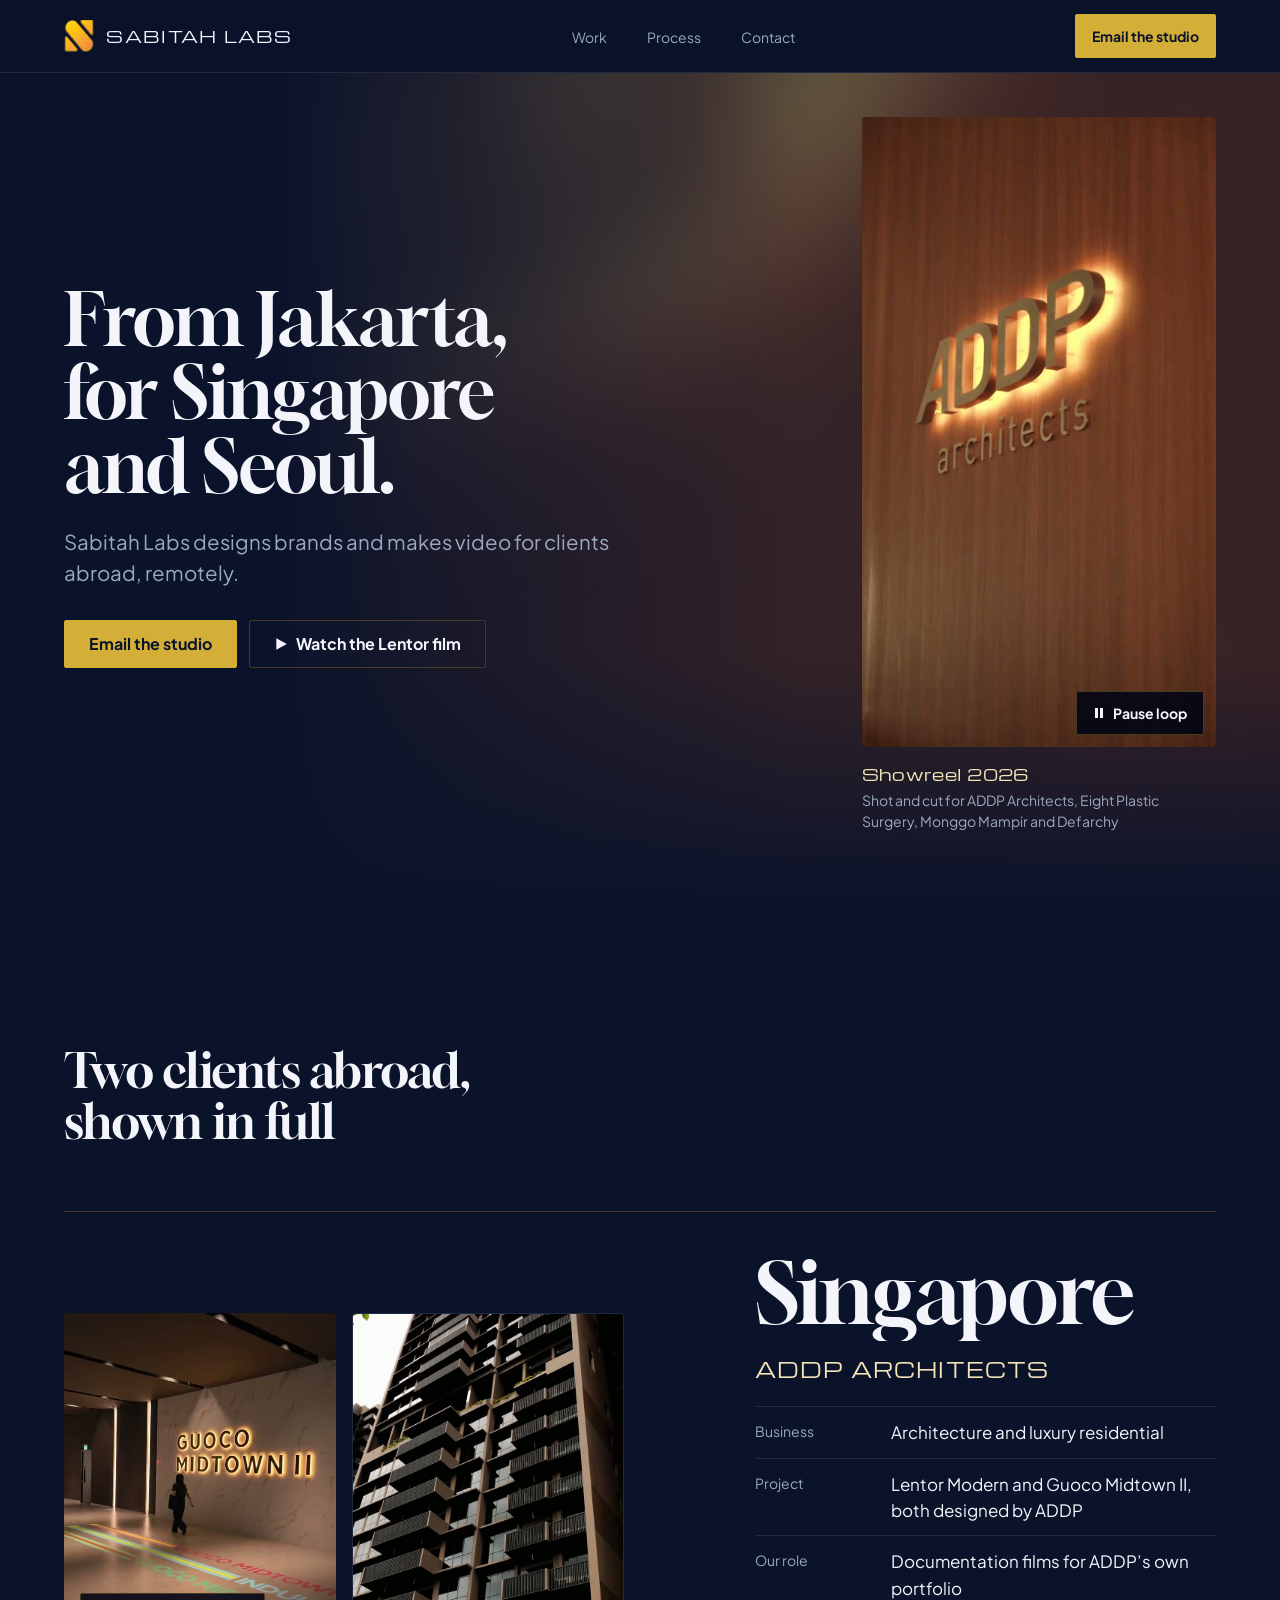
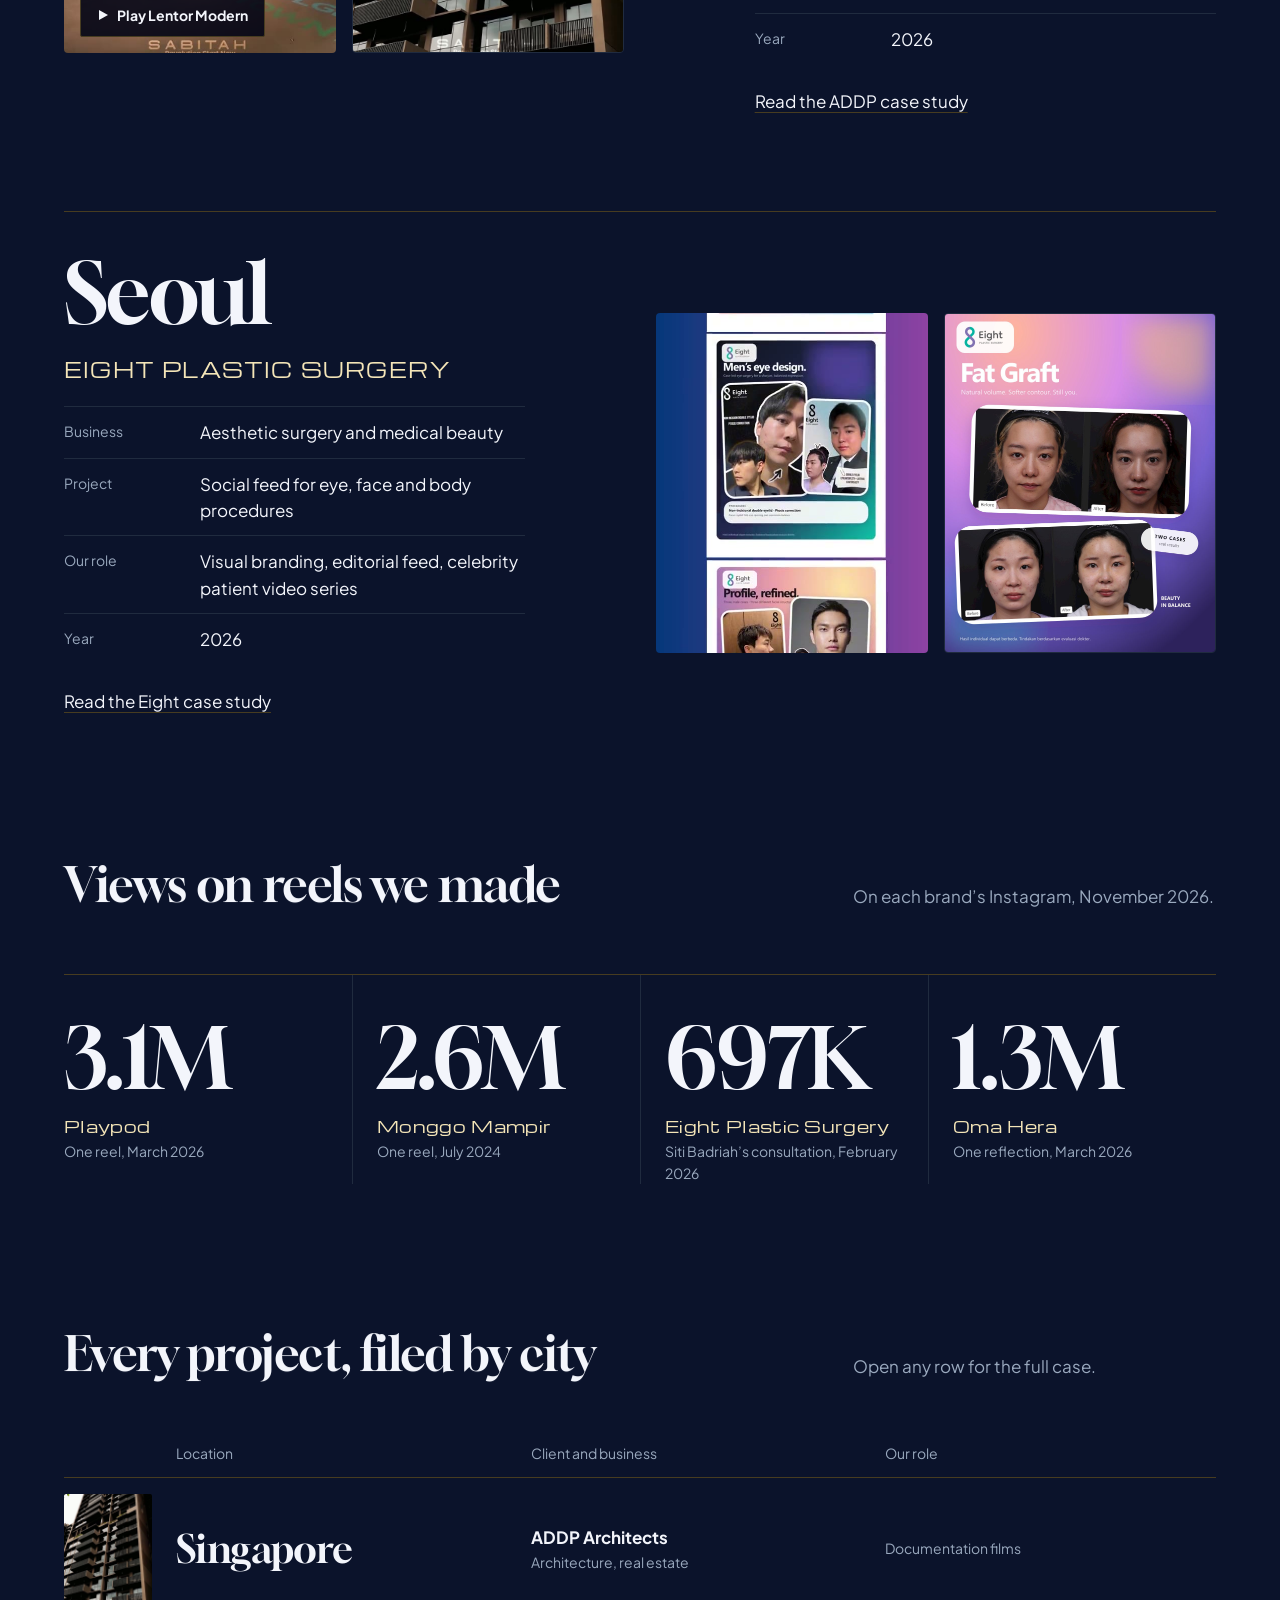
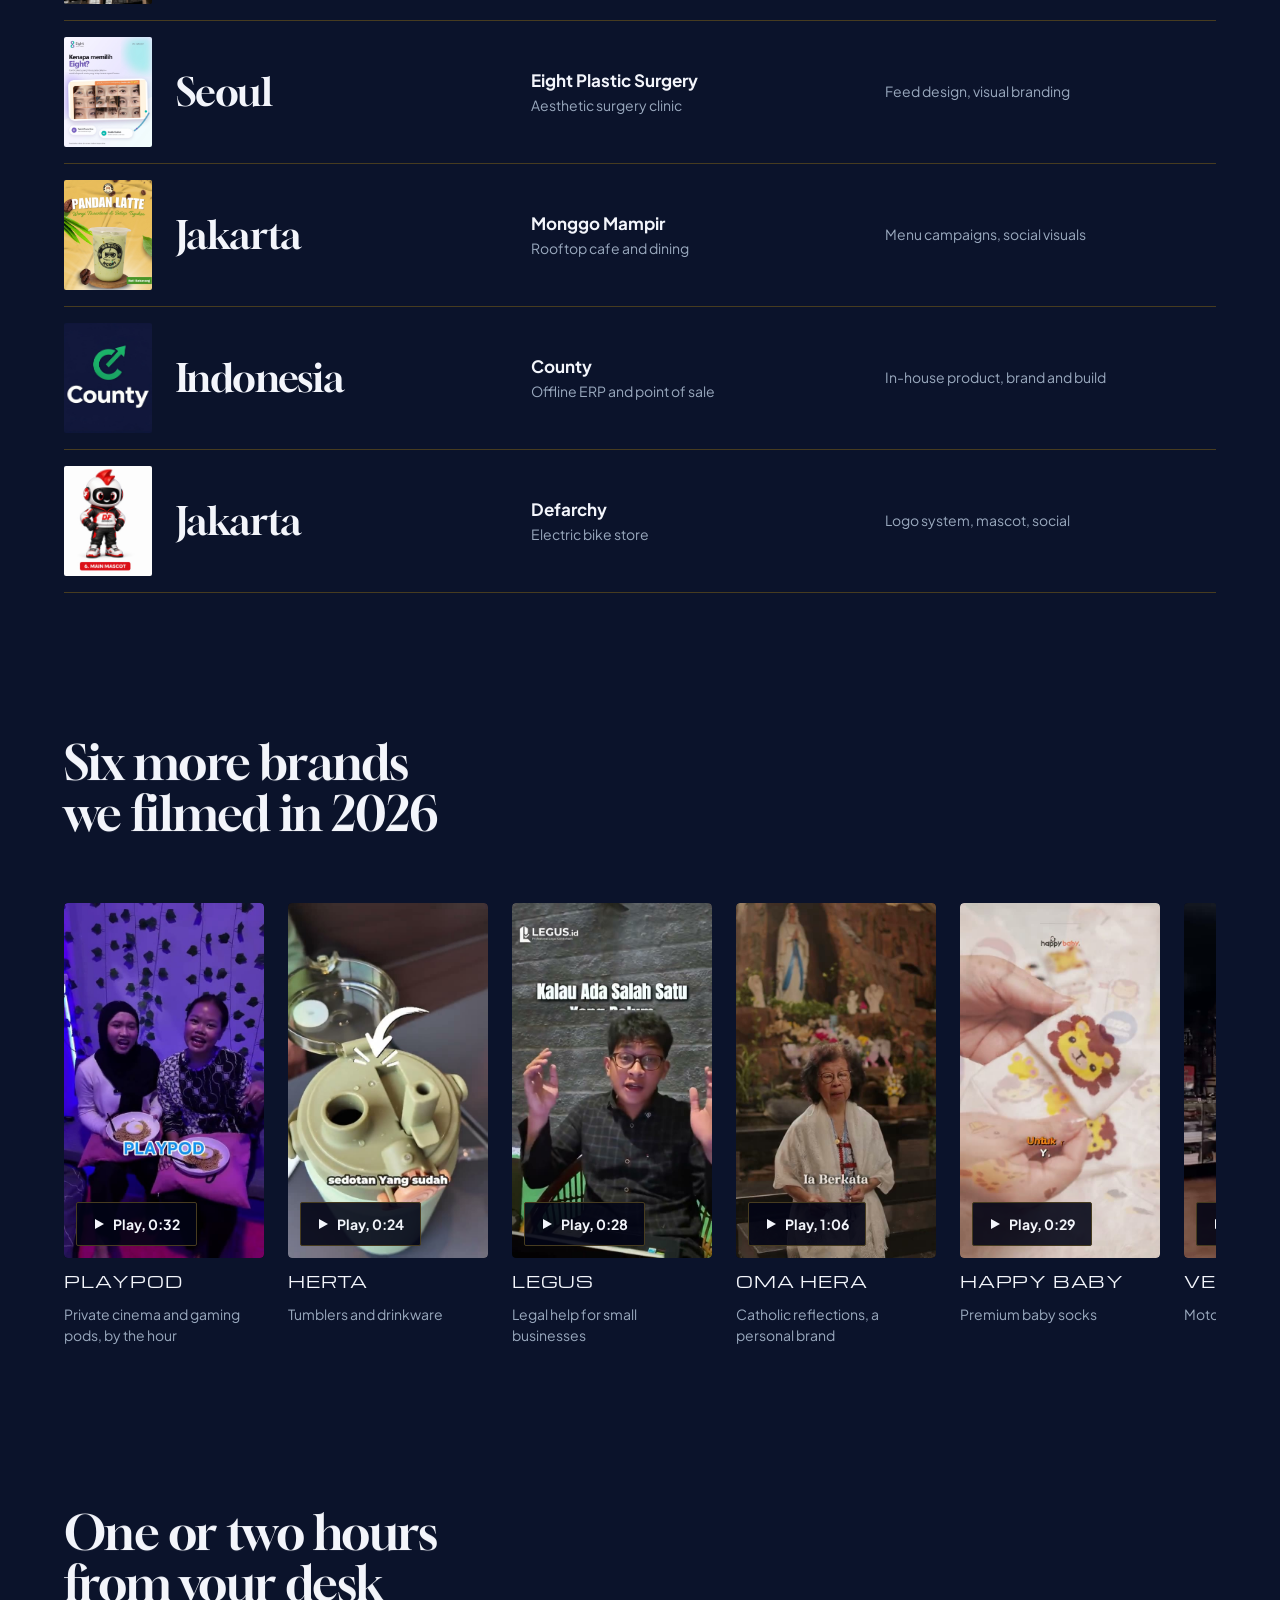
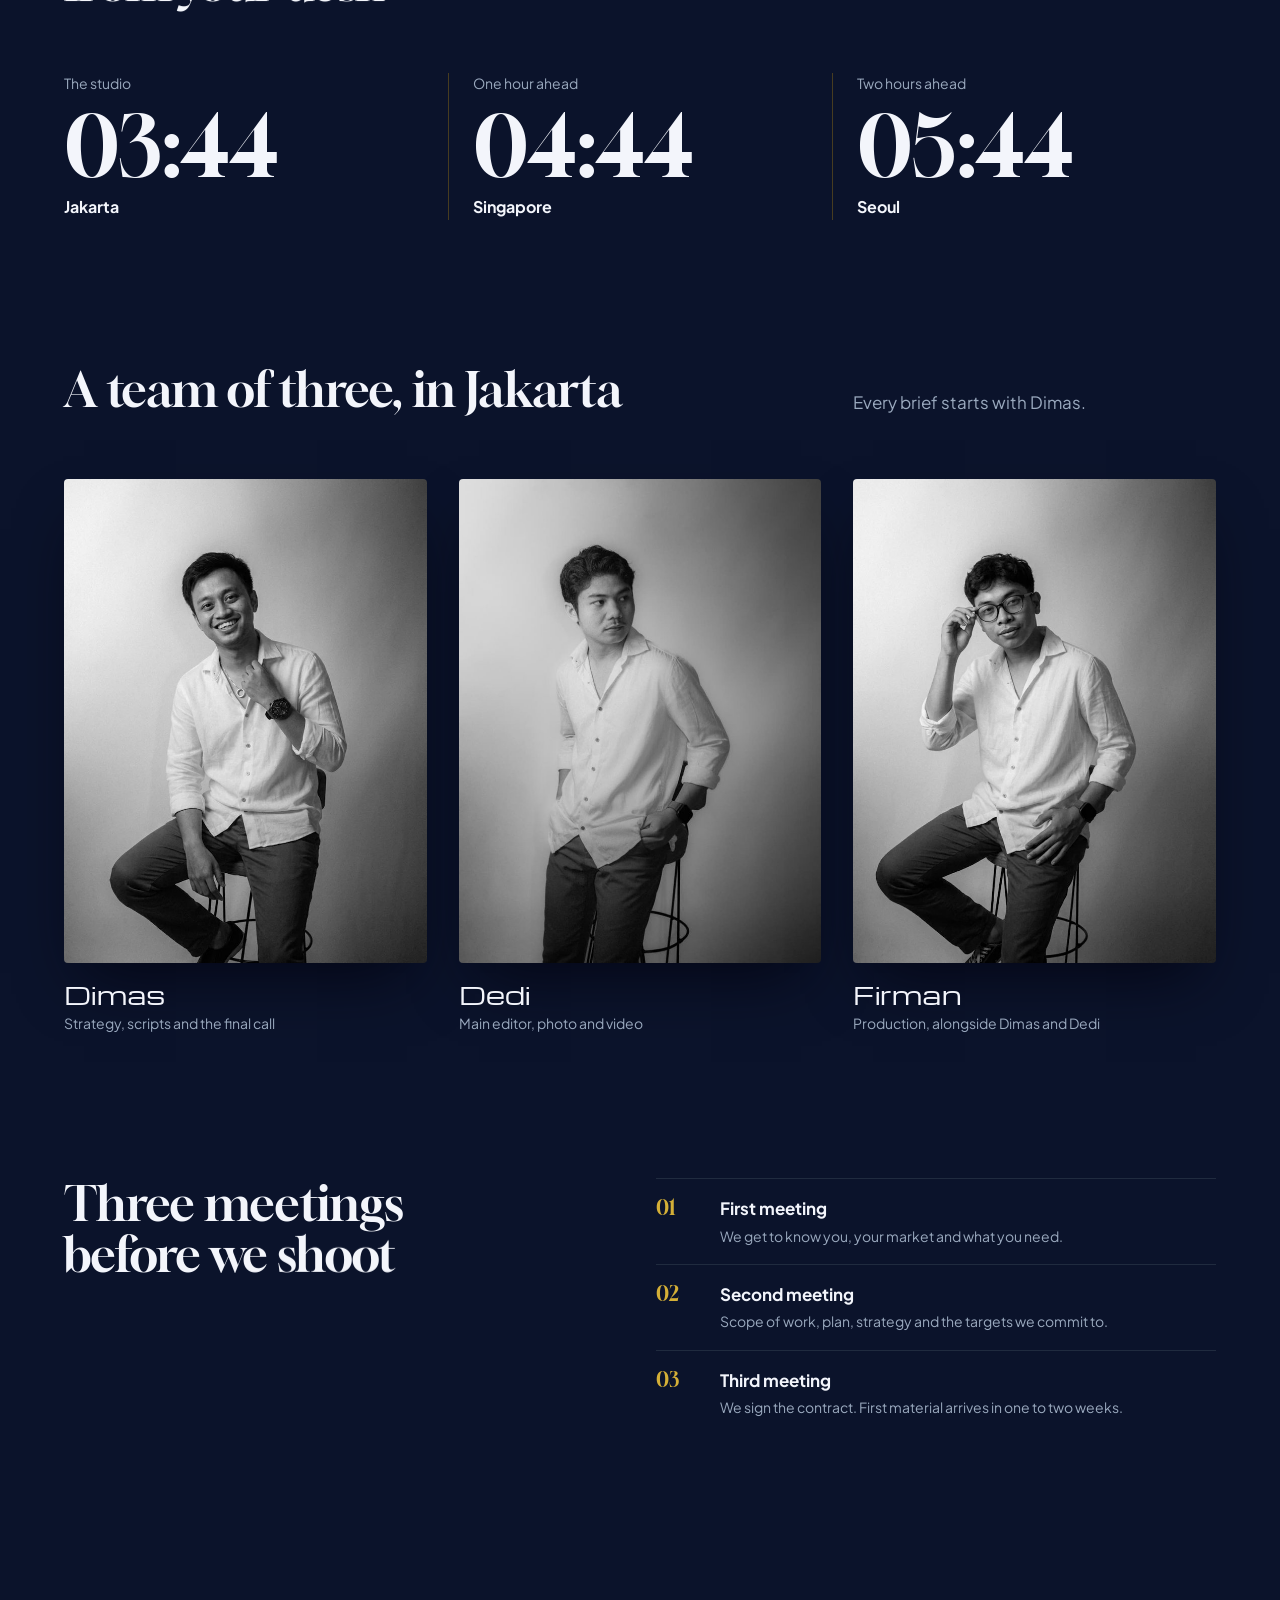
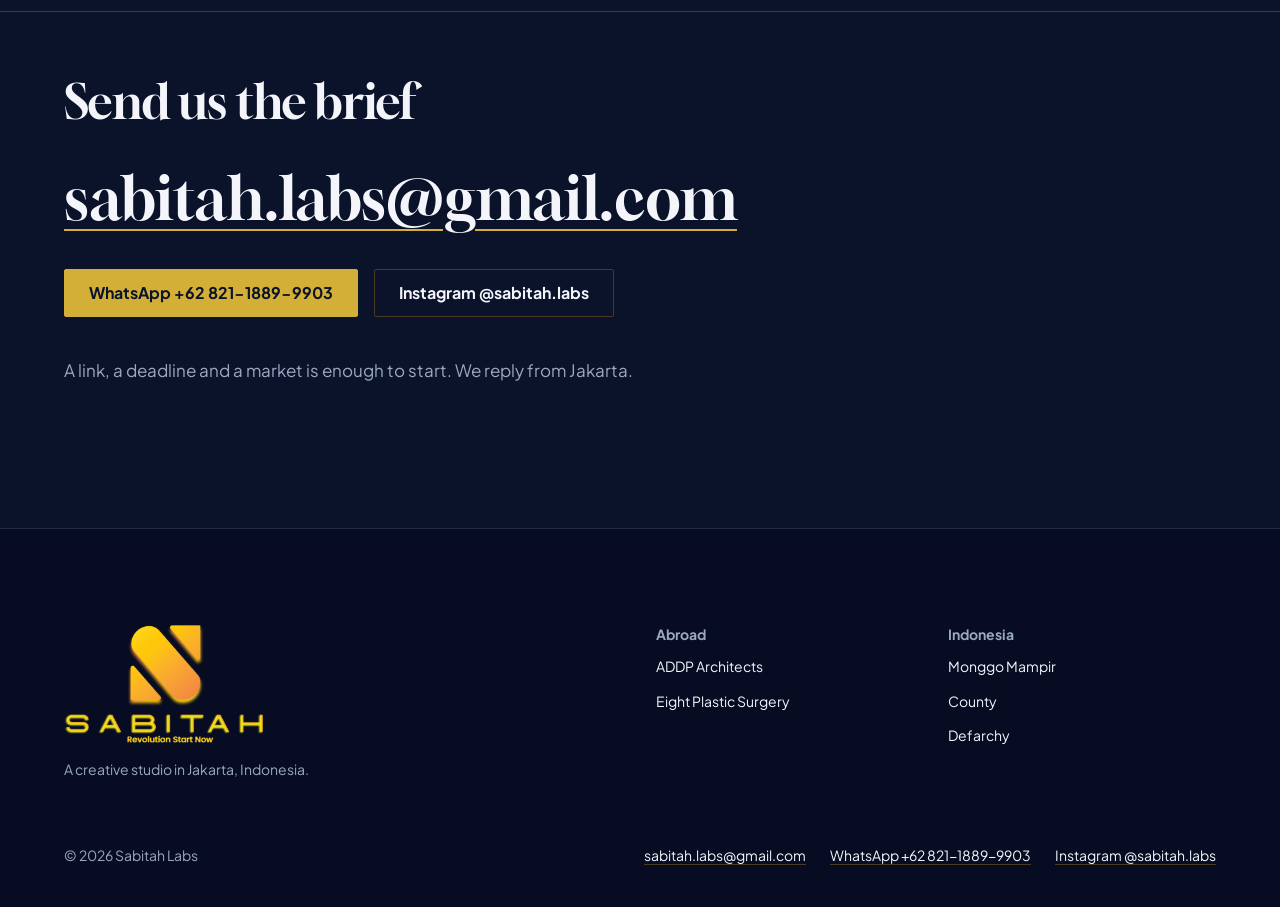
<file: index.html>
<!doctype html>
<html lang="en">
<head>
  <meta charset="utf-8">
  <meta name="viewport" content="width=device-width, initial-scale=1">
  <title>Sabitah Labs, a Jakarta studio for brands and film</title>
  <meta name="description" content="Sabitah Labs is a Jakarta creative studio. Brand identity, social design and video for clients in Singapore, Seoul and Indonesia, working remotely.">
  <meta name="theme-color" content="#0B132B">
  <meta property="og:title" content="Sabitah Labs">
  <meta property="og:description" content="Brands and film from Jakarta, for Singapore and Seoul.">
  <meta property="og:image" content="assets/web/sabitah-showreel-poster.jpg">
  <link rel="icon" type="image/png" href="assets/web/favicon.png">
  <script>document.documentElement.classList.add('js');</script>
  <link rel="preconnect" href="https://fonts.googleapis.com">
  <link rel="preconnect" href="https://fonts.gstatic.com" crossorigin>
  <link href="https://fonts.googleapis.com/css2?family=Gloock&family=Michroma&family=Plus+Jakarta+Sans:wght@400;700&display=swap" rel="stylesheet">
  <link rel="preload" as="image" href="assets/web/sabitah-showreel-poster.jpg" fetchpriority="high">
  <link rel="stylesheet" href="css/style.css">
</head>
<body>
  <a class="skip" href="#main">Skip to content</a>

  <header class="nav">
    <div class="container nav__bar">
      <a class="wordmark" href="index.html" aria-label="Sabitah Labs, home">
        <img src="assets/web/sabitah-mark.png" alt="" width="152" height="160">
        Sabitah Labs
      </a>
      <ul class="nav__links" id="nav-links">
        <li><a href="#work">Work</a></li>
        <li><a href="#process">Process</a></li>
        <li><a href="#contact">Contact</a></li>
      </ul>
      <div class="nav__end">
        <a class="btn btn--mail" href="mailto:sabitah.labs@gmail.com">Email the studio</a>
        <button class="btn btn--quiet nav__toggle" type="button" aria-expanded="false" aria-controls="nav-links">Menu</button>
      </div>
    </div>
  </header>

  <main id="main">
    <!-- Hero: the real Lentor Modern film, credited with its city -->
    <section class="hero" aria-labelledby="hero-title">
      <div class="hero__ambient" aria-hidden="true">
        <video muted loop playsinline preload="none" poster="assets/web/sabitah-showreel-poster.jpg"><source src="assets/web/sabitah-showreel.mp4" type="video/mp4"></video>
      </div>
      <div class="container hero__grid">
        <div class="hero__copy">
          <h1 id="hero-title" style="--i:0">From Jakarta, for Singapore and&nbsp;Seoul.</h1>
          <p class="hero__lede" style="--i:1">Sabitah Labs designs brands and makes video for clients abroad, remotely.</p>
          <div class="hero__actions" style="--i:2">
            <a class="btn" href="mailto:sabitah.labs@gmail.com">Email the studio</a>
            <button class="btn btn--quiet" type="button" data-play>
              <svg viewBox="0 0 12 12" aria-hidden="true"><path d="M2 1l9 5-9 5z" fill="currentColor"/></svg>
              Watch the Lentor film
            </button>
          </div>
        </div>
        <figure class="hero__film">
          <div class="film" data-loop>
            <video muted loop playsinline preload="metadata" poster="assets/web/sabitah-showreel-poster.jpg" aria-label="Sabitah Labs showreel: films for ADDP Architects, Eight Plastic Surgery, Monggo Mampir and Defarchy">
              <source src="assets/web/sabitah-showreel.mp4" type="video/mp4">
            </video>
            <div class="film__ctrl">
              <button class="chip" type="button" data-loop-toggle aria-pressed="false">
                <svg viewBox="0 0 12 12" aria-hidden="true"><path d="M2 1h3v10H2zM7 1h3v10H7z" fill="currentColor"/></svg>
                <span>Pause loop</span>
              </button>
            </div>
          </div>
          <figcaption class="credits">
            <b>Showreel 2026</b>
            <span>Shot and cut for ADDP Architects, Eight Plastic Surgery, Monggo Mampir and Defarchy</span>
          </figcaption>
        </figure>
      </div>
    </section>

    <!-- Flagship: the two international clients, side by side -->
    <section class="section" id="work" aria-labelledby="flag-title">
      <div class="container">
        <div class="section__head">
          <h2 id="flag-title">Two clients abroad, shown in full</h2>
        </div>

        <div class="flagship">
          <article class="flag" data-reveal style="--i:0">
            <figure class="flag__media">
              <div class="film-wrap" data-loop><video muted loop playsinline preload="metadata" poster="assets/web/loop-addp.jpg" aria-label="Guoco Midtown II lobby, a loop from a film for ADDP"><source src="assets/web/loop-addp.mp4" type="video/mp4"></video></div>
              <img src="assets/web/addp-still-tower.jpg" alt="Lentor Modern tower, dark balconies stacked against the sky" width="720" height="1280" loading="lazy">
              <button class="chip" type="button" data-play>
                <svg viewBox="0 0 12 12" aria-hidden="true"><path d="M2 1l9 5-9 5z" fill="currentColor"/></svg>
                Play Lentor Modern
              </button>
            </figure>
            <div class="flag__body">
              <p class="flag__city">Singapore</p>
              <h3>ADDP Architects</h3>
              <dl class="facts">
                <div><dt>Business</dt><dd>Architecture and luxury residential</dd></div>
                <div><dt>Project</dt><dd>Lentor Modern and Guoco Midtown II, both designed by ADDP</dd></div>
                <div><dt>Our role</dt><dd>Documentation films for ADDP’s own portfolio</dd></div>
                <div><dt>Year</dt><dd>2026</dd></div>
              </dl>
              <a class="link" href="addp.html">Read the ADDP case study</a>
            </div>
          </article>

          <article class="flag flag--flip" data-reveal style="--i:1">
            <figure class="flag__media">
              <div class="film-wrap" data-loop><video muted loop playsinline preload="metadata" poster="assets/web/loop-eight.jpg" aria-label="The Eight Plastic Surgery feed scrolling, a loop from a collage film"><source src="assets/web/loop-eight.mp4" type="video/mp4"></video></div>
              <img src="assets/web/eight-feed-v2-02-fat-graft.jpg" alt="Eight Plastic Surgery feed post on fat grafting, two before and after cases" width="1080" height="1350" loading="lazy">
            </figure>
            <div class="flag__body">
              <p class="flag__city">Seoul</p>
              <h3>Eight Plastic Surgery</h3>
              <dl class="facts">
                <div><dt>Business</dt><dd>Aesthetic surgery and medical beauty</dd></div>
                <div><dt>Project</dt><dd>Social feed for eye, face and body procedures</dd></div>
                <div><dt>Our role</dt><dd>Visual branding, editorial feed, celebrity patient video series</dd></div>
                <div><dt>Year</dt><dd>2026</dd></div>
              </dl>
              <a class="link" href="eight.html">Read the Eight case study</a>
            </div>
          </article>
        </div>
      </div>
    </section>


    <!-- Reach: real views on reels the studio made -->
    <section class="section" aria-labelledby="reach-title">
      <div class="container">
        <div class="section__head">
          <h2 id="reach-title">Views on reels we made</h2>
          <p>On each brand’s Instagram, November 2026.</p>
        </div>
        <div class="reach">
          <div><b class="num">3.1M</b><strong>Playpod</strong><span>One reel, March 2026</span></div>
          <div><b class="num">2.6M</b><strong>Monggo Mampir</strong><span>One reel, July 2024</span></div>
          <div><b class="num">697K</b><strong>Eight Plastic Surgery</strong><span>Siti Badriah’s consultation, February 2026</span></div>
          <div><b class="num">1.3M</b><strong>Oma Hera</strong><span>One reflection, March 2026</span></div>
        </div>
      </div>
    </section>

    <!-- Index: every project, filed by city -->
    <section class="section" aria-labelledby="index-title">
      <div class="container">
        <div class="section__head">
          <h2 id="index-title">Every project, filed by city</h2>
          <p>Open any row for the full case.</p>
        </div>
        <div class="index__head" aria-hidden="true">
          <span></span><span>Location</span><span>Client and business</span><span>Our role</span>
        </div>
        <ul class="index">
          <li data-reveal style="--i:0"><a class="index__row" href="addp.html" data-peek="assets/web/loop-addp.mp4">
            <img class="index__thumb" src="assets/web/addp-still-tower.jpg" alt="" width="720" height="1280" loading="lazy">
            <span class="index__city">Singapore</span>
            <span class="index__client"><strong>ADDP Architects</strong><span class="index__cell">Architecture, real estate</span></span>
            <span class="index__cell index__cell--role">Documentation films</span>
          </a></li>
          <li data-reveal style="--i:1"><a class="index__row" href="eight.html" data-peek="assets/web/loop-eight.mp4">
            <img class="index__thumb" src="assets/web/eight-feed-v2-01-canthoplasty.jpg" alt="" width="1080" height="1350" loading="lazy">
            <span class="index__city">Seoul</span>
            <span class="index__client"><strong>Eight Plastic Surgery</strong><span class="index__cell">Aesthetic surgery clinic</span></span>
            <span class="index__cell index__cell--role">Feed design, visual branding</span>
          </a></li>
          <li data-reveal style="--i:2"><a class="index__row" href="monggo-mampir.html" data-peek="assets/web/loop-monggo.mp4">
            <img class="index__thumb" src="assets/web/monggo-5.jpg" alt="" width="1080" height="1350" loading="lazy">
            <span class="index__city">Jakarta</span>
            <span class="index__client"><strong>Monggo Mampir</strong><span class="index__cell">Rooftop cafe and dining</span></span>
            <span class="index__cell index__cell--role">Menu campaigns, social visuals</span>
          </a></li>
          <li data-reveal style="--i:3"><a class="index__row" href="county.html" data-peek="assets/web/county-logo-v2.jpg">
            <img class="index__thumb" src="assets/web/county-logo-v2.jpg" alt="" width="1024" height="1024" loading="lazy">
            <span class="index__city">Indonesia</span>
            <span class="index__client"><strong>County</strong><span class="index__cell">Offline ERP and point of sale</span></span>
            <span class="index__cell index__cell--role">In-house product, brand and build</span>
          </a></li>
          <li data-reveal style="--i:4"><a class="index__row" href="defarchy.html" data-peek="assets/web/loop-defarchy.mp4">
            <img class="index__thumb" src="assets/web/defarchy-mascot-main.jpg" alt="" width="1000" height="1000" loading="lazy">
            <span class="index__city">Jakarta</span>
            <span class="index__client"><strong>Defarchy</strong><span class="index__cell">Electric bike store</span></span>
            <span class="index__cell index__cell--role">Logo system, mascot, social</span>
          </a></li>
        </ul>
      </div>
    </section>


    <!-- More work: short-form video for six more Jakarta brands -->
    <section class="section" id="more" aria-labelledby="more-title">
      <div class="container">
        <div class="section__head">
          <h2 id="more-title">Six more brands we filmed in 2026</h2>
        </div>
        <div class="rail rail--films" tabindex="0" role="region" aria-label="More films, scroll sideways">
          <article class="film-card">
            <button class="film-card__play" type="button" data-play data-src="assets/web/work-playpod-720.mp4" data-poster="assets/web/work-playpod.jpg" data-title="Playpod" data-hover="assets/web/work-playpod-loop.mp4">
              <img src="assets/web/work-playpod.jpg" alt="" width="540" height="960" loading="lazy">
              <span class="chip"><svg viewBox="0 0 12 12" aria-hidden="true"><path d="M2 1l9 5-9 5z" fill="currentColor"/></svg>Play, 0:32</span>
            </button>
            <h3>Playpod</h3>
            <p>Private cinema and gaming pods, by the hour</p>
          </article>
          <article class="film-card">
            <button class="film-card__play" type="button" data-play data-src="assets/web/work-herta-720.mp4" data-poster="assets/web/work-herta.jpg" data-title="Herta" data-hover="assets/web/work-herta-loop.mp4">
              <img src="assets/web/work-herta.jpg" alt="" width="540" height="960" loading="lazy">
              <span class="chip"><svg viewBox="0 0 12 12" aria-hidden="true"><path d="M2 1l9 5-9 5z" fill="currentColor"/></svg>Play, 0:24</span>
            </button>
            <h3>Herta</h3>
            <p>Tumblers and drinkware</p>
          </article>
          <article class="film-card">
            <button class="film-card__play" type="button" data-play data-src="assets/web/work-legus-720.mp4" data-poster="assets/web/work-legus.jpg" data-title="Legus" data-hover="assets/web/work-legus-loop.mp4">
              <img src="assets/web/work-legus.jpg" alt="" width="540" height="960" loading="lazy">
              <span class="chip"><svg viewBox="0 0 12 12" aria-hidden="true"><path d="M2 1l9 5-9 5z" fill="currentColor"/></svg>Play, 0:28</span>
            </button>
            <h3>Legus</h3>
            <p>Legal help for small businesses</p>
          </article>
          <article class="film-card">
            <button class="film-card__play" type="button" data-play data-src="assets/web/work-omahera-720.mp4" data-poster="assets/web/work-omahera.jpg" data-title="Oma Hera" data-hover="assets/web/work-omahera-loop.mp4">
              <img src="assets/web/work-omahera.jpg" alt="" width="540" height="960" loading="lazy">
              <span class="chip"><svg viewBox="0 0 12 12" aria-hidden="true"><path d="M2 1l9 5-9 5z" fill="currentColor"/></svg>Play, 1:06</span>
            </button>
            <h3>Oma Hera</h3>
            <p>Catholic reflections, a personal brand</p>
          </article>
          <article class="film-card">
            <button class="film-card__play" type="button" data-play data-src="assets/web/work-happybaby-720.mp4" data-poster="assets/web/work-happybaby.jpg" data-title="Happy Baby" data-hover="assets/web/work-happybaby-loop.mp4">
              <img src="assets/web/work-happybaby.jpg" alt="" width="540" height="960" loading="lazy">
              <span class="chip"><svg viewBox="0 0 12 12" aria-hidden="true"><path d="M2 1l9 5-9 5z" fill="currentColor"/></svg>Play, 0:29</span>
            </button>
            <h3>Happy Baby</h3>
            <p>Premium baby socks</p>
          </article>
          <article class="film-card">
            <button class="film-card__play" type="button" data-play data-src="assets/web/work-velocraft-720.mp4" data-poster="assets/web/work-velocraft.jpg" data-title="Velocraft" data-hover="assets/web/work-velocraft-loop.mp4">
              <img src="assets/web/work-velocraft.jpg" alt="" width="540" height="960" loading="lazy">
              <span class="chip"><svg viewBox="0 0 12 12" aria-hidden="true"><path d="M2 1l9 5-9 5z" fill="currentColor"/></svg>Play, 0:29</span>
            </button>
            <h3>Velocraft</h3>
            <p>Motorcycle modification parts</p>
          </article>
        </div>
      </div>
    </section>

    <!-- Hours: how far the studio sits from the client's desk -->
    <section class="section" aria-labelledby="hours-title">
      <div class="container">
        <div class="section__head">
          <h2 id="hours-title">One or two hours from your desk</h2>
        </div>
        <div class="hours">
          <div><span>The studio</span><b class="num" data-tz="Asia/Jakarta">UTC+7</b><strong>Jakarta</strong></div>
          <div><span>One hour ahead</span><b class="num" data-tz="Asia/Singapore">UTC+8</b><strong>Singapore</strong></div>
          <div><span>Two hours ahead</span><b class="num" data-tz="Asia/Seoul">UTC+9</b><strong>Seoul</strong></div>
        </div>
      </div>
    </section>



    <!-- Team: the three people who make the work -->
    <section class="section" id="team" aria-labelledby="team-title">
      <div class="container">
        <div class="section__head">
          <h2 id="team-title">A team of three, in Jakarta</h2>
          <p>Every brief starts with Dimas.</p>
        </div>
        <div class="team">
          <figure class="person">
            <img src="assets/web/team-dimas.jpg" alt="Dimas, smiling, seated on a stool in a white linen shirt" width="720" height="960" loading="lazy">
            <figcaption><b>Dimas</b><span>Strategy, scripts and the final call</span></figcaption>
          </figure>
          <figure class="person">
            <img src="assets/web/team-dedi.jpg" alt="Dedi leaning on a stool in a white shirt, looking away" width="720" height="960" loading="lazy">
            <figcaption><b>Dedi</b><span>Main editor, photo and video</span></figcaption>
          </figure>
          <figure class="person">
            <img src="assets/web/team-firman.jpg" alt="Firman seated on a stool, adjusting his glasses" width="720" height="960" loading="lazy">
            <figcaption><b>Firman</b><span>Production, alongside Dimas and Dedi</span></figcaption>
          </figure>
        </div>
      </div>
    </section>

    <!-- How we start: the studio's real three meetings -->
    <section class="section" id="process" aria-labelledby="process-title">
      <div class="container scope">
        <h2 id="process-title">Three meetings before we shoot</h2>
        <ol>
          <li><div><strong>First meeting</strong><span>We get to know you, your market and what you need.</span></div></li>
          <li><div><strong>Second meeting</strong><span>Scope of work, plan, strategy and the targets we commit to.</span></div></li>
          <li><div><strong>Third meeting</strong><span>We sign the contract. First material arrives in one to two weeks.</span></div></li>
        </ol>
      </div>
    </section>

    <!-- Contact -->
    <section class="contact" id="contact" aria-labelledby="contact-title">
      <div class="container contact__inner">
        <h2 id="contact-title">Send us the brief</h2>
        <a class="contact__mail" href="mailto:sabitah.labs@gmail.com">sabitah.labs@gmail.com</a>
        <div class="contact__row">
          <a class="btn" href="https://wa.me/6282118899903">WhatsApp +62 821-1889-9903</a>
          <a class="btn btn--quiet" href="https://www.instagram.com/sabitah.labs/">Instagram @sabitah.labs</a>
        </div>
        <p class="muted">A link, a deadline and a market is enough to start. We reply from Jakarta.</p>
      </div>
    </section>
  </main>

  <footer class="footer">
    <div class="container">
      <div class="footer__mast">
        <div class="footer__brand">
          <img src="assets/web/sabitah-logo-trimmed.png" alt="Sabitah, Revolution Start Now" width="640" height="380" loading="lazy">
          <p>A creative studio in Jakarta, Indonesia.</p>
        </div>
        <nav class="footer__nav" aria-label="Footer">
          <div>
            <h2>Abroad</h2>
            <ul>
              <li><a href="addp.html">ADDP Architects</a></li>
              <li><a href="eight.html">Eight Plastic Surgery</a></li>
            </ul>
          </div>
          <div>
            <h2>Indonesia</h2>
            <ul>
              <li><a href="monggo-mampir.html">Monggo Mampir</a></li>
              <li><a href="county.html">County</a></li>
              <li><a href="defarchy.html">Defarchy</a></li>
            </ul>
          </div>
        </nav>
      </div>
      <div class="footer__base">
        <span>&copy; 2026 Sabitah Labs</span>
        <span class="footer__contact"><a class="link" href="mailto:sabitah.labs@gmail.com">sabitah.labs@gmail.com</a><a class="link" href="https://wa.me/6282118899903">WhatsApp +62 821-1889-9903</a><a class="link" href="https://www.instagram.com/sabitah.labs/">Instagram @sabitah.labs</a></span>
      </div>
    </div>
  </footer>

  <dialog class="player" id="player" aria-label="Lentor Modern film">
    <div class="player__bar">
      <span>Lentor Modern, ADDP Architects, Singapore</span>
      <button class="chip" type="button" data-close>Close</button>
    </div>
    <video controls playsinline preload="none" poster="assets/web/addp-poster.jpg">
      <source src="assets/web/addp-lentor-720.mp4" type="video/mp4">
    </video>
  </dialog>

  <script src="js/vendor/motion.min.js" defer></script>
  <script src="js/main.js" defer></script>
</body>
</html>
</file>
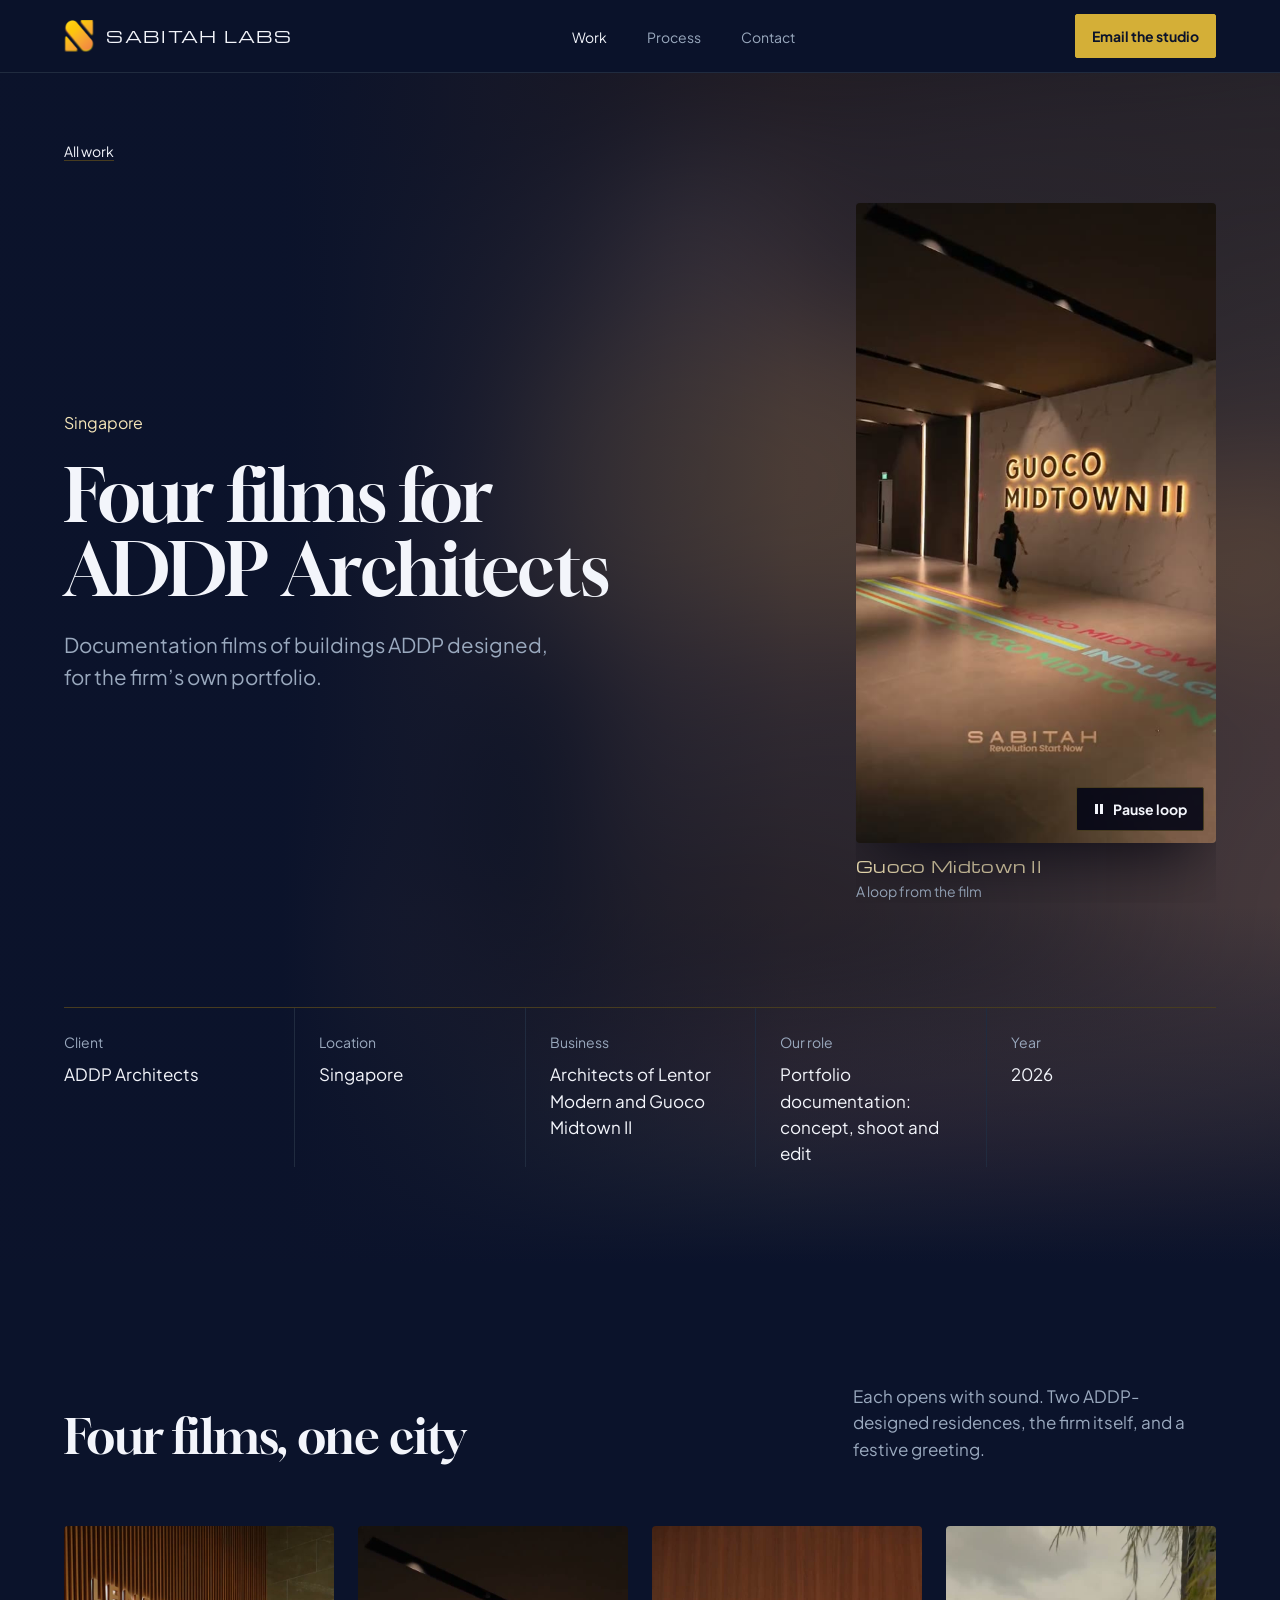
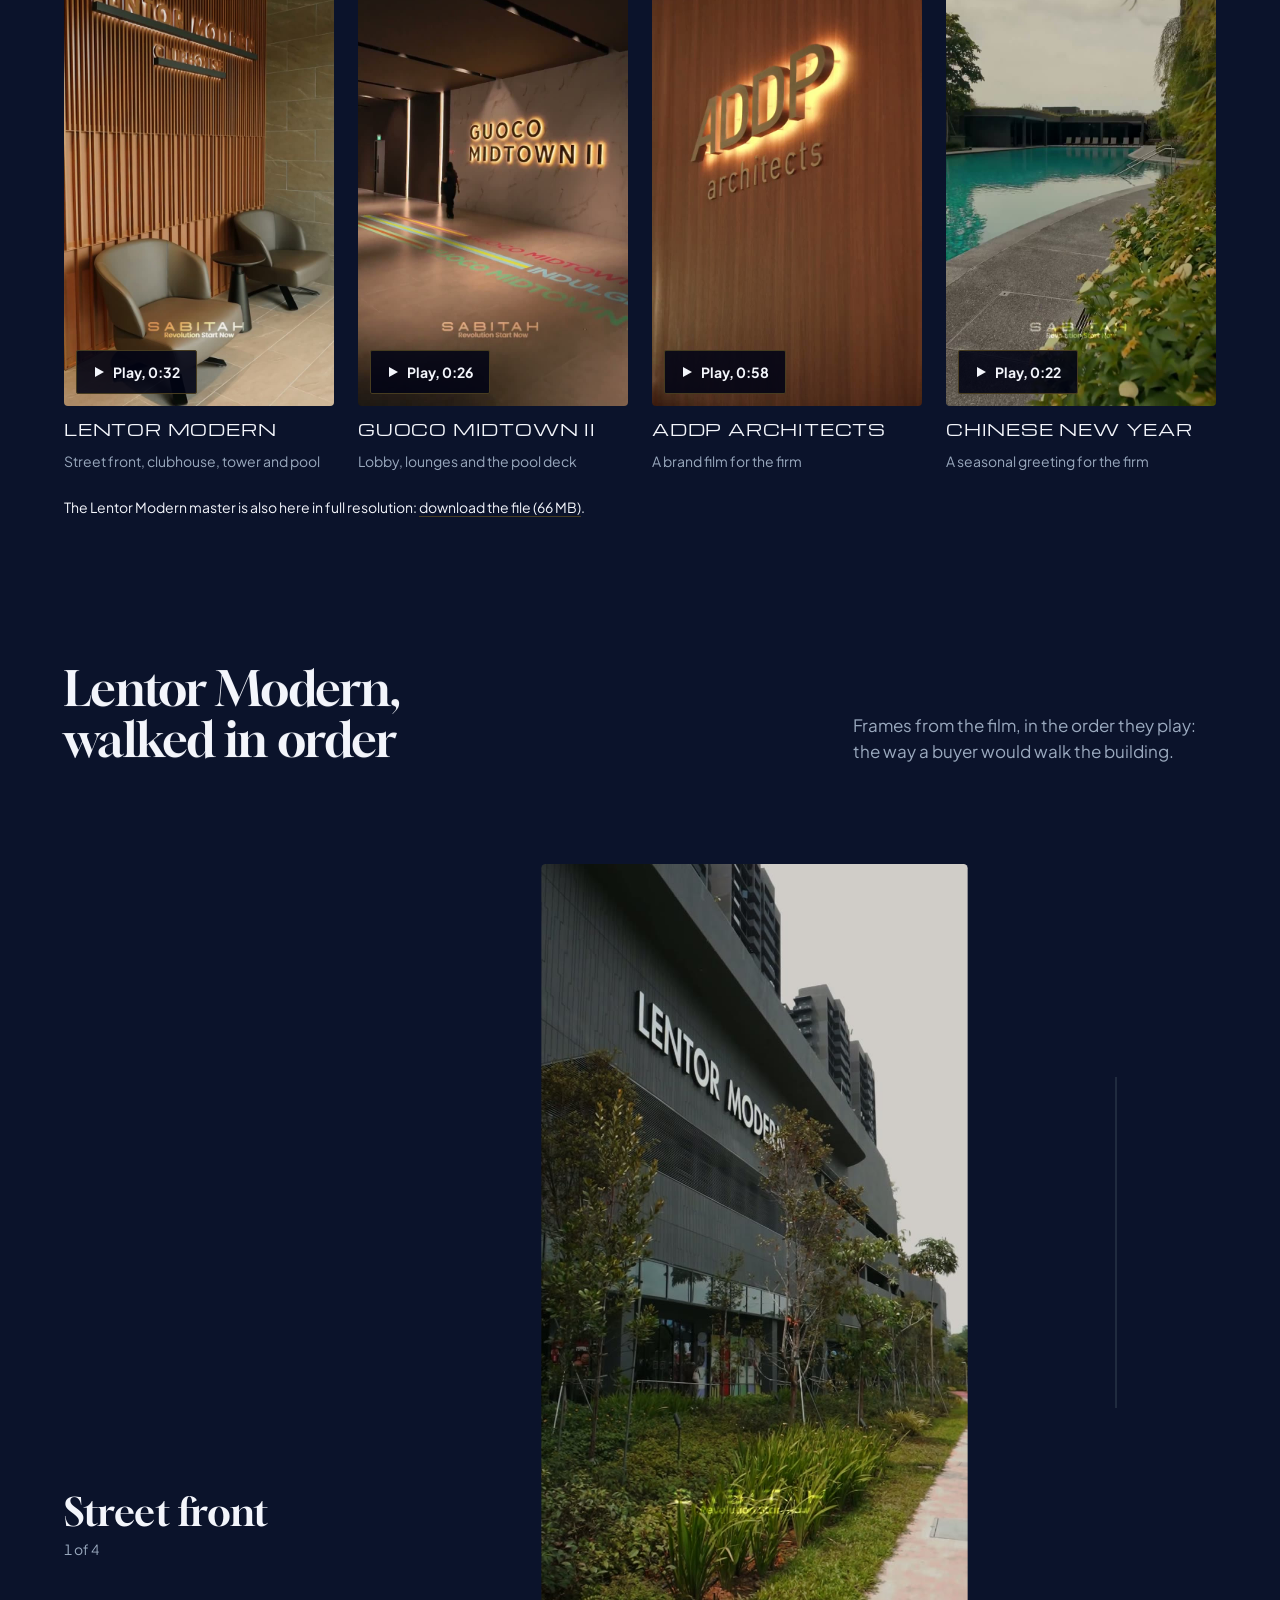
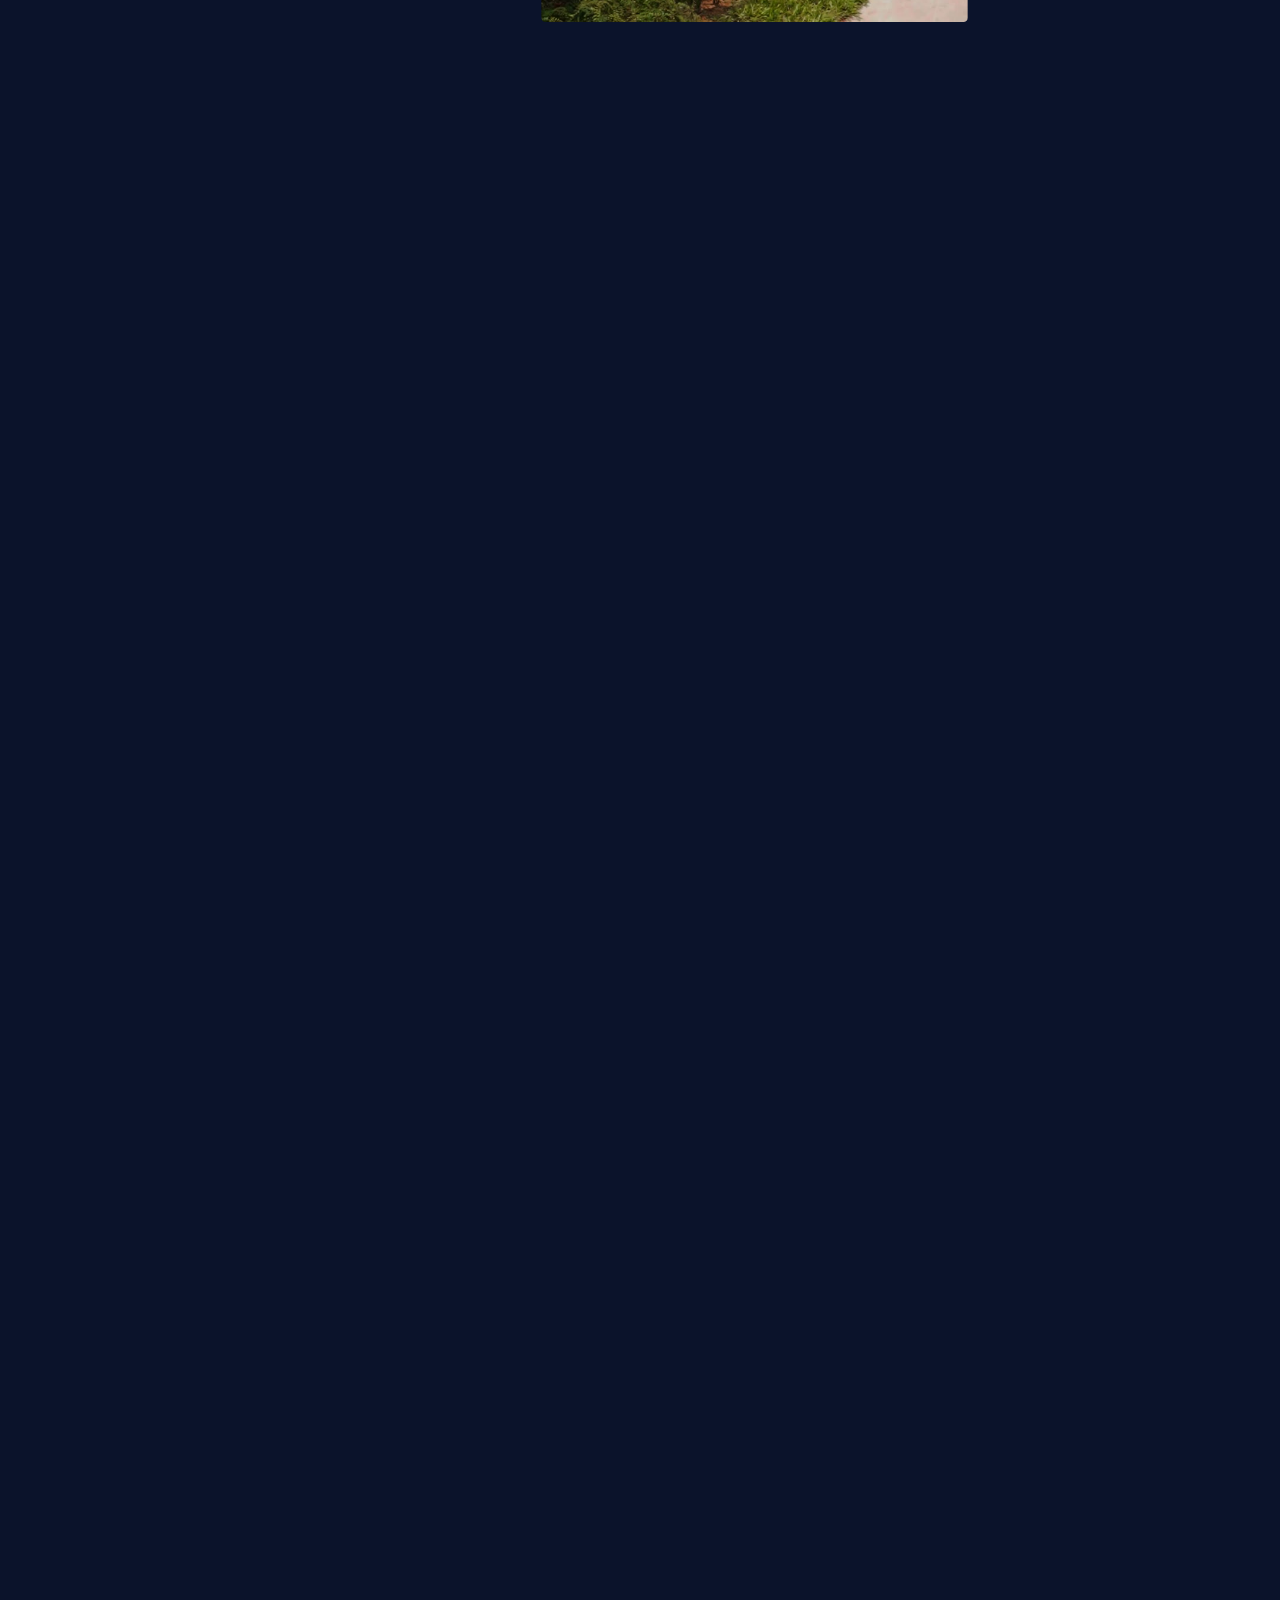
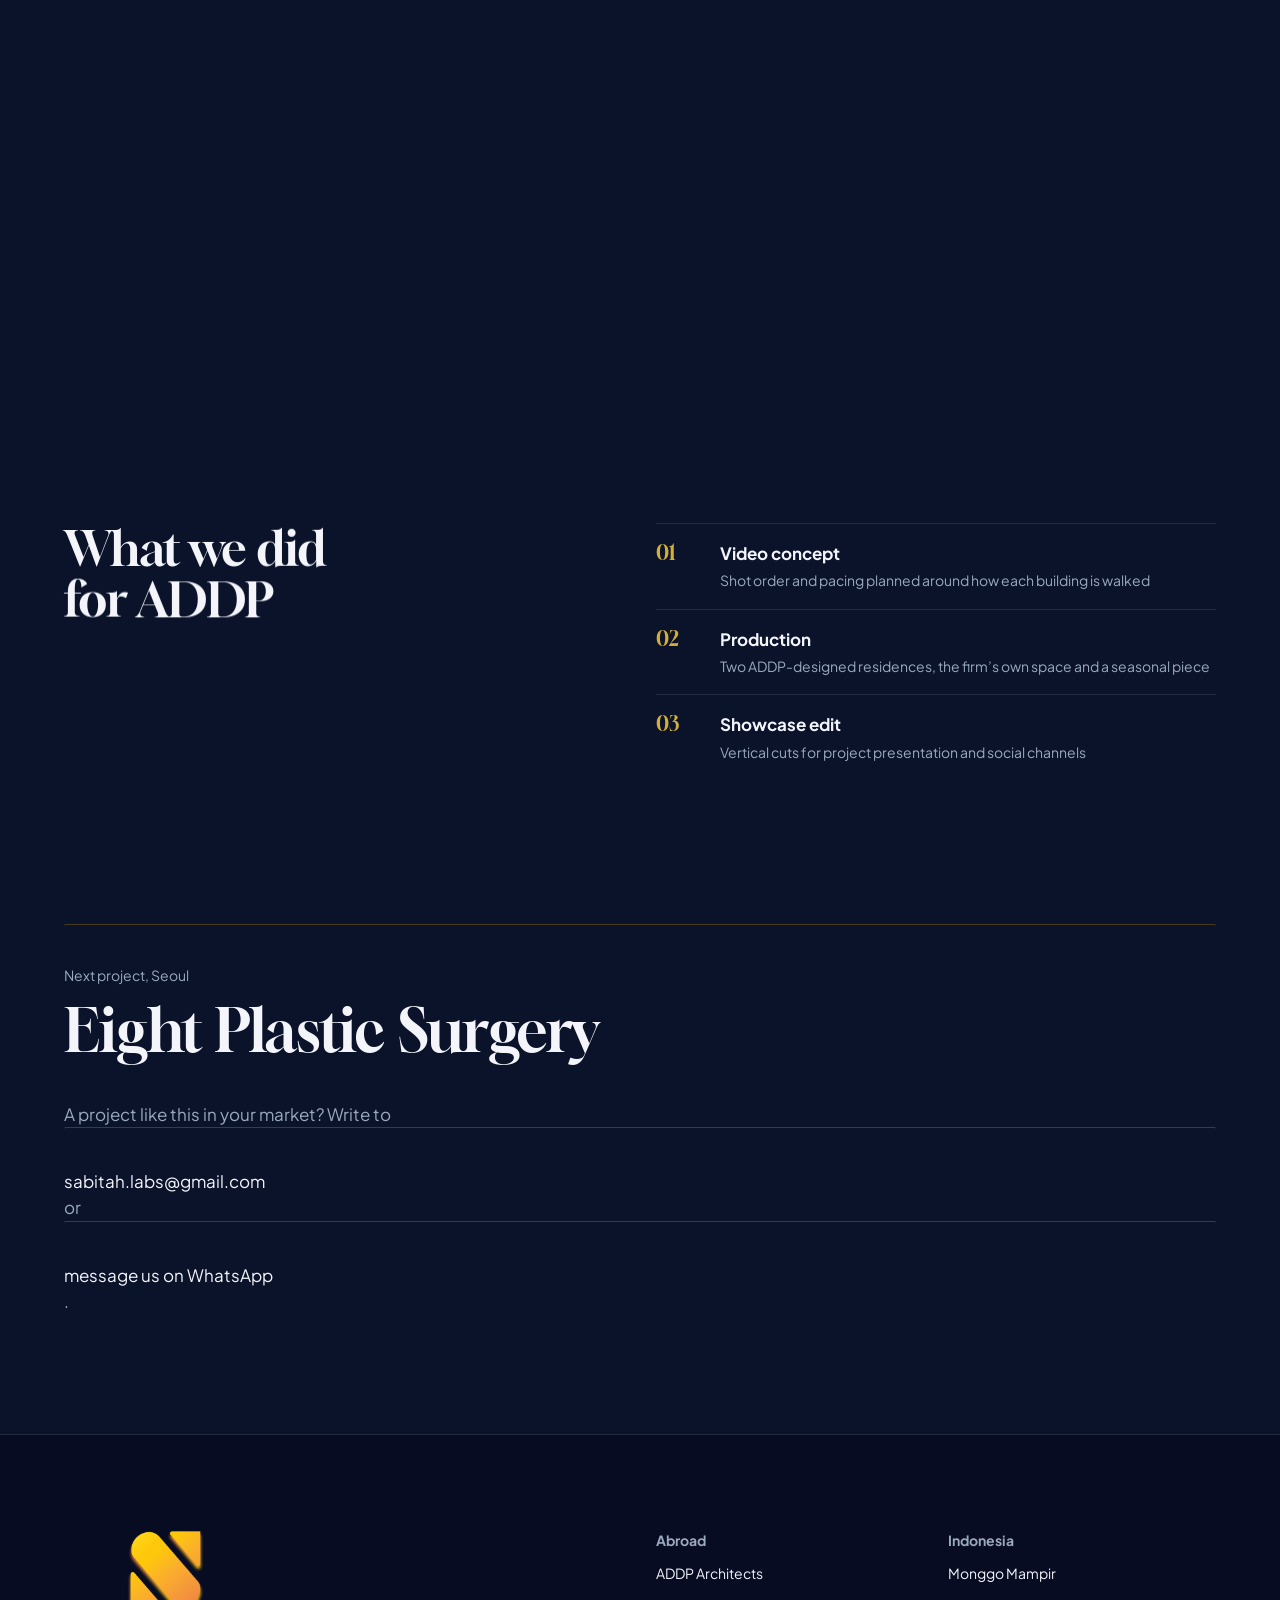
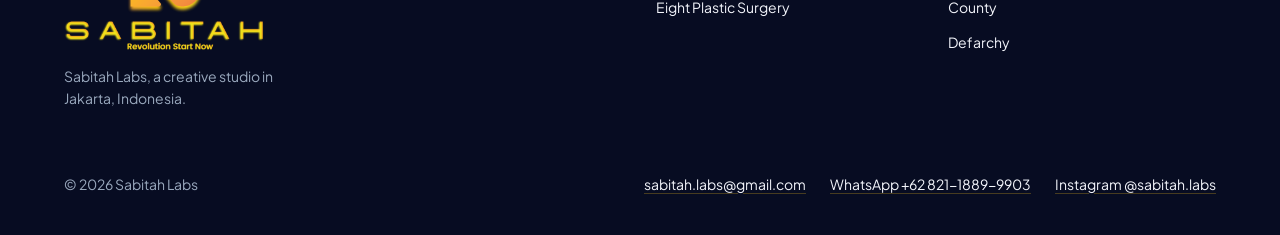
<file: addp.html>
<!doctype html>
<html lang="en">
<head>
  <meta charset="utf-8">
  <meta name="viewport" content="width=device-width, initial-scale=1">
  <title>ADDP Architects, films for Singapore | Sabitah Labs</title>
  <meta name="description" content="Case study: documentation films of ADDP-designed buildings in Singapore, Lentor Modern and Guoco Midtown II, made by Sabitah Labs for the firm’s portfolio.">
  <meta name="theme-color" content="#0B132B">
  <meta property="og:title" content="ADDP Architects, films for Singapore | Sabitah Labs">
  <meta property="og:description" content="Case study: documentation films of ADDP-designed buildings in Singapore, Lentor Modern and Guoco Midtown II, made by Sabitah Labs for the firm’s portfolio.">
  <meta property="og:image" content="assets/web/addp-poster.jpg">
  <link rel="icon" type="image/png" href="assets/web/favicon.png">
  <script>document.documentElement.classList.add('js');</script>
  <link rel="preconnect" href="https://fonts.googleapis.com">
  <link rel="preconnect" href="https://fonts.gstatic.com" crossorigin>
  <link href="https://fonts.googleapis.com/css2?family=Gloock&family=Michroma&family=Plus+Jakarta+Sans:wght@400;700&display=swap" rel="stylesheet">
  <link rel="stylesheet" href="css/style.css">
</head>
<body>
  <a class="skip" href="#main">Skip to content</a>

  <header class="nav">
    <div class="container nav__bar">
      <a class="wordmark" href="index.html" aria-label="Sabitah Labs, home">
        <img src="assets/web/sabitah-mark.png" alt="" width="152" height="160">
        Sabitah Labs
      </a>
      <ul class="nav__links" id="nav-links">
        <li><a href="index.html#work" aria-current="page">Work</a></li>
        <li><a href="index.html#process">Process</a></li>
        <li><a href="index.html#contact">Contact</a></li>
      </ul>
      <div class="nav__end">
        <a class="btn btn--mail" href="mailto:sabitah.labs@gmail.com">Email the studio</a>
        <button class="btn btn--quiet nav__toggle" type="button" aria-expanded="false" aria-controls="nav-links">Menu</button>
      </div>
    </div>
  </header>

  <main id="main">
    <section class="case-hero" aria-labelledby="case-title">
      <div class="case-hero__ambient" aria-hidden="true"><img src="assets/web/loop-addp.jpg" alt=""></div>
      <div class="container">
        <a class="crumb link" href="index.html#work">All work</a>
        <div class="case-hero__grid">
          <div class="case-hero__text">
            <p class="case-hero__city">Singapore</p>
            <h1 id="case-title">Four films for ADDP Architects</h1>
            <p class="case-hero__lede">Documentation films of buildings ADDP designed, for the firm’s own portfolio.</p>
          </div>
          <figure class="case-hero__cover">
            <div class="film-wrap" data-loop><video muted loop playsinline preload="metadata" poster="assets/web/loop-addp.jpg" aria-label="Guoco Midtown II lobby, a loop from the film"><source src="assets/web/loop-addp.mp4" type="video/mp4"></video><div class="film__ctrl"><button class="chip" type="button" data-loop-toggle aria-pressed="false"><svg viewBox="0 0 12 12" aria-hidden="true"><path d="M2 1h3v10H2zM7 1h3v10H7z" fill="currentColor"/></svg><span>Pause loop</span></button></div></div>
            <figcaption class="credits"><b>Guoco Midtown II</b><span>A loop from the film</span></figcaption>
          </figure>
          <dl class="case-facts">
          <div><dt>Client</dt><dd>ADDP Architects</dd></div>
          <div><dt>Location</dt><dd>Singapore</dd></div>
          <div><dt>Business</dt><dd>Architects of Lentor Modern and Guoco Midtown II</dd></div>
          <div><dt>Our role</dt><dd>Portfolio documentation: concept, shoot and edit</dd></div>
          <div><dt>Year</dt><dd>2026</dd></div>
          </dl>
        </div>
      </div>
    </section>

    <section class="section--tight" aria-labelledby="films-title">
      <div class="container">
        <div class="section__head">
          <h2 id="films-title">Four films, one city</h2>
          <p>Each opens with sound. Two ADDP-designed residences, the firm itself, and a festive greeting.</p>
        </div>
        <div class="films">
          <article class="film-card">
            <button class="film-card__play" type="button" data-play data-src="assets/web/addp-lentor-720.mp4" data-poster="assets/web/addp-poster.jpg" data-title="Lentor Modern">
              <img src="assets/web/addp-poster.jpg" alt="" width="720" height="1280" loading="lazy">
              <span class="chip"><svg viewBox="0 0 12 12" aria-hidden="true"><path d="M2 1l9 5-9 5z" fill="currentColor"/></svg>Play, 0:32</span>
            </button>
            <h3>Lentor Modern</h3>
            <p>Street front, clubhouse, tower and pool</p>
          </article>
          <article class="film-card">
            <button class="film-card__play" type="button" data-play data-src="assets/web/addp-midtown-720.mp4" data-poster="assets/web/addp-midtown-720.jpg" data-title="Guoco Midtown II">
              <img src="assets/web/addp-midtown-720.jpg" alt="" width="720" height="1280" loading="lazy">
              <span class="chip"><svg viewBox="0 0 12 12" aria-hidden="true"><path d="M2 1l9 5-9 5z" fill="currentColor"/></svg>Play, 0:26</span>
            </button>
            <h3>Guoco Midtown II</h3>
            <p>Lobby, lounges and the pool deck</p>
          </article>
          <article class="film-card">
            <button class="film-card__play" type="button" data-play data-src="assets/web/addp-office-720.mp4" data-poster="assets/web/addp-office-720.jpg" data-title="ADDP Architects">
              <img src="assets/web/addp-office-720.jpg" alt="" width="720" height="1280" loading="lazy">
              <span class="chip"><svg viewBox="0 0 12 12" aria-hidden="true"><path d="M2 1l9 5-9 5z" fill="currentColor"/></svg>Play, 0:58</span>
            </button>
            <h3>ADDP Architects</h3>
            <p>A brand film for the firm</p>
          </article>
          <article class="film-card">
            <button class="film-card__play" type="button" data-play data-src="assets/web/addp-cny-720.mp4" data-poster="assets/web/addp-cny-720.jpg" data-title="Chinese New Year">
              <img src="assets/web/addp-cny-720.jpg" alt="" width="720" height="1280" loading="lazy">
              <span class="chip"><svg viewBox="0 0 12 12" aria-hidden="true"><path d="M2 1l9 5-9 5z" fill="currentColor"/></svg>Play, 0:22</span>
            </button>
            <h3>Chinese New Year</h3>
            <p>A seasonal greeting for the firm</p>
          </article>
        </div>
        <p class="films__note">The Lentor Modern master is also here in full resolution: <a class="link" href="assets/clients/addp/addp-lentor.mp4" download>download the file (66&nbsp;MB)</a>.</p>
      </div>
    </section>

    <section class="section walk" aria-labelledby="stills-title">
      <div class="container">
        <div class="section__head">
          <h2 id="stills-title">Lentor Modern, walked in order</h2>
          <p>Frames from the film, in the order they play: the way a buyer would walk the building.</p>
        </div>
        <div class="walk__stage">
          <div class="walk__label" aria-hidden="true"><b data-walk-name>Street front</b><span data-walk-count>1 of 4</span></div>
          <div class="stills">
            <figure><img src="assets/web/addp-still-entrance.jpg" alt="Lentor Modern street front with the building name above a planted walkway" width="720" height="1280" loading="lazy"><figcaption>Street front</figcaption></figure>
            <figure><img src="assets/web/addp-still-lounge.jpg" alt="Clubhouse lounge with bronze fins and two grey armchairs" width="720" height="1280" loading="lazy"><figcaption>Clubhouse lounge</figcaption></figure>
            <figure><img src="assets/web/addp-still-tower.jpg" alt="The tower seen from below, dark balconies stacked against the sky" width="720" height="1280" loading="lazy"><figcaption>The tower</figcaption></figure>
            <figure><img src="assets/web/addp-still-pool.jpg" alt="Pool deck with loungers under a planted roof" width="720" height="1280" loading="lazy"><figcaption>Pool deck</figcaption></figure>
          </div>
          <div class="walk__meter" aria-hidden="true"><i></i></div>
        </div>
      </div>
    </section>

    <section class="section" aria-labelledby="scope-title">
      <div class="container scope">
        <h2 id="scope-title">What we did for ADDP</h2>
        <ol>
          <li><div><strong>Video concept</strong><span>Shot order and pacing planned around how each building is walked</span></div></li>
          <li><div><strong>Production</strong><span>Two ADDP-designed residences, the firm’s own space and a seasonal piece</span></div></li>
          <li><div><strong>Showcase edit</strong><span>Vertical cuts for project presentation and social channels</span></div></li>
        </ol>
      </div>
    </section>

    <section class="next" aria-label="Next project">
      <div class="container">
        <a href="eight.html">
          <span>Next project, Seoul</span>
          <strong>Eight Plastic Surgery</strong>
        </a>
        <p class="muted next__note">A project like this in your market? Write to <a class="link" href="mailto:sabitah.labs@gmail.com">sabitah.labs@gmail.com</a> or <a class="link" href="https://wa.me/6282118899903">message us on WhatsApp</a>.</p>
      </div>
    </section>
  </main>

  <footer class="footer">
    <div class="container">
      <div class="footer__mast">
        <div class="footer__brand">
          <img src="assets/web/sabitah-logo-trimmed.png" alt="Sabitah, Revolution Start Now" width="640" height="380" loading="lazy">
          <p>Sabitah Labs, a creative studio in Jakarta, Indonesia.</p>
        </div>
        <nav class="footer__nav" aria-label="Footer">
          <div>
            <h2>Abroad</h2>
            <ul>
              <li><a href="addp.html">ADDP Architects</a></li>
              <li><a href="eight.html">Eight Plastic Surgery</a></li>
            </ul>
          </div>
          <div>
            <h2>Indonesia</h2>
            <ul>
              <li><a href="monggo-mampir.html">Monggo Mampir</a></li>
              <li><a href="county.html">County</a></li>
              <li><a href="defarchy.html">Defarchy</a></li>
            </ul>
          </div>
        </nav>
      </div>
      <div class="footer__base">
        <span>&copy; 2026 Sabitah Labs</span>
        <span class="footer__contact"><a class="link" href="mailto:sabitah.labs@gmail.com">sabitah.labs@gmail.com</a><a class="link" href="https://wa.me/6282118899903">WhatsApp +62 821-1889-9903</a><a class="link" href="https://www.instagram.com/sabitah.labs/">Instagram @sabitah.labs</a></span>
      </div>
    </div>
  </footer>

  <dialog class="player" id="player" aria-label="Film player">
    <div class="player__bar">
      <span data-player-title>Film</span>
      <button class="chip" type="button" data-close>Close</button>
    </div>
    <video controls playsinline preload="none" poster="assets/web/sabitah-showreel-poster.jpg"></video>
  </dialog>

  <script src="js/vendor/motion.min.js" defer></script>
  <script src="js/main.js" defer></script>
</body>
</html>
</file>
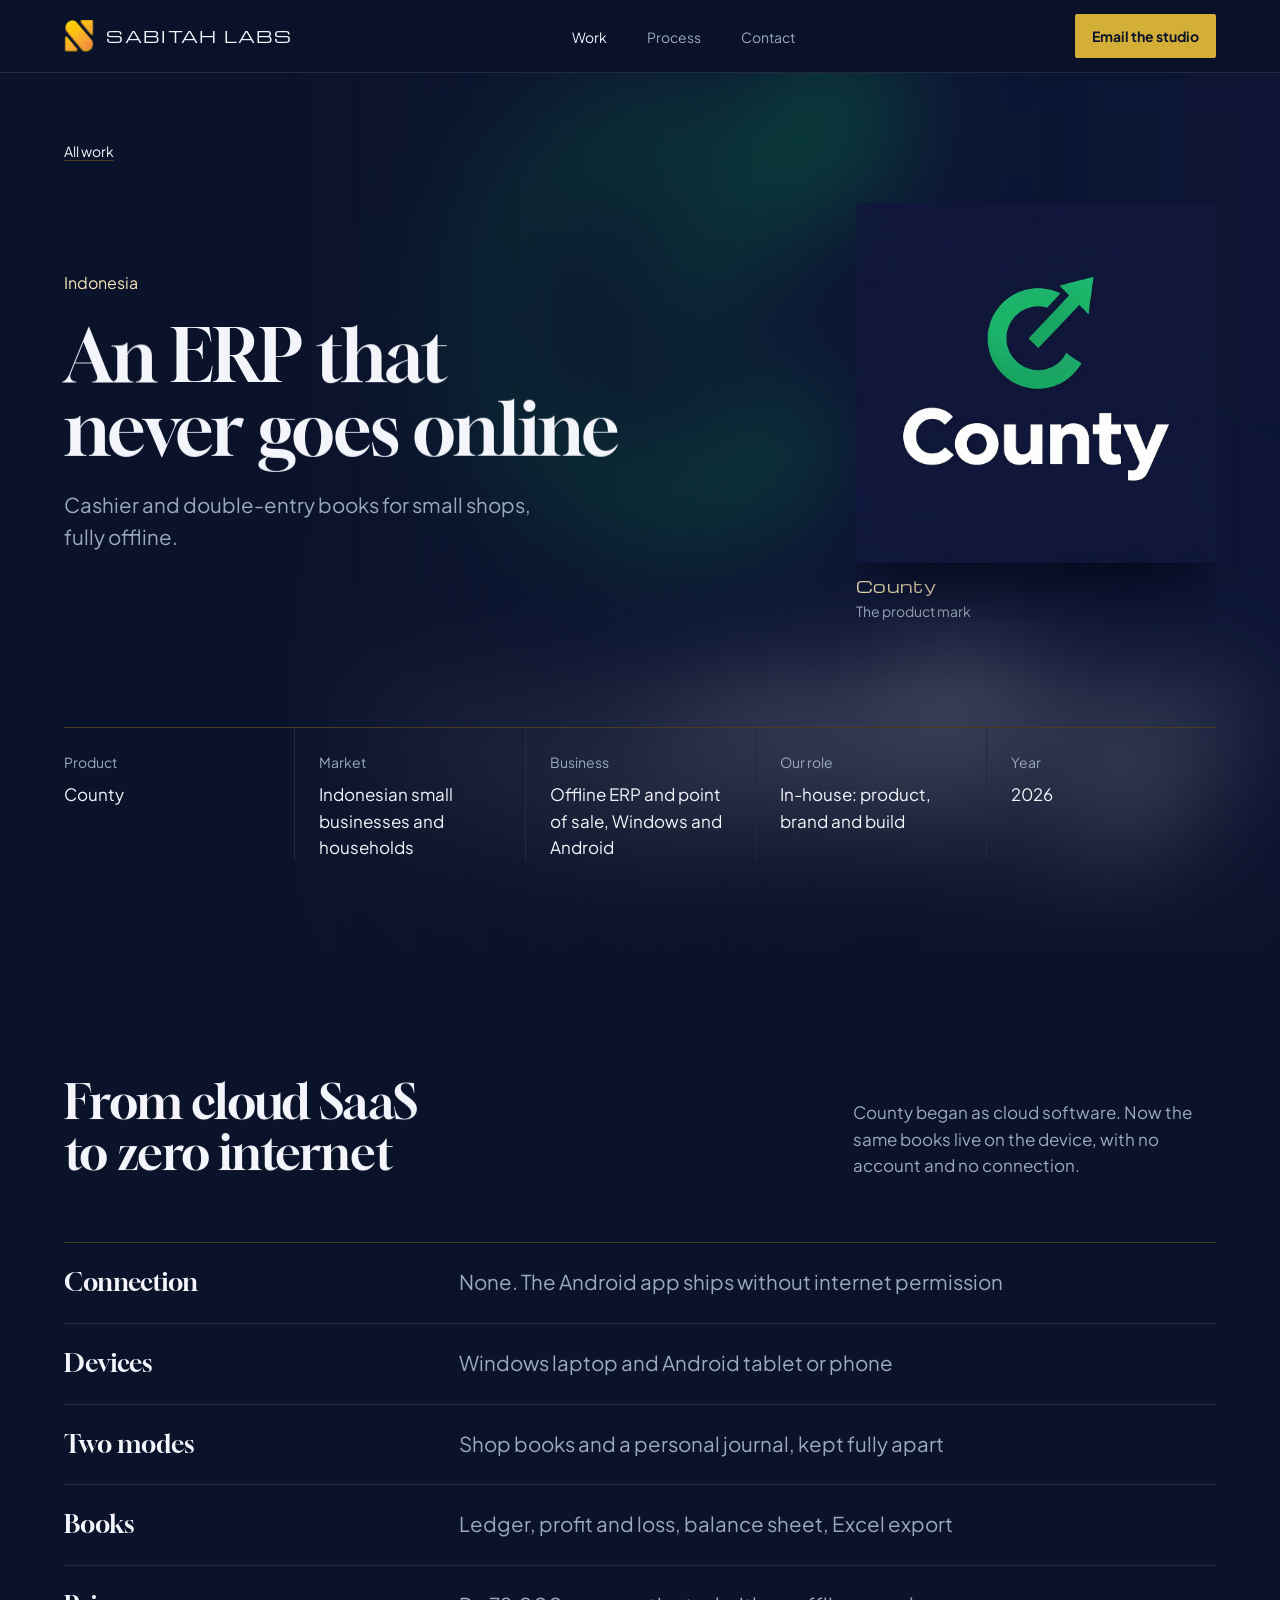
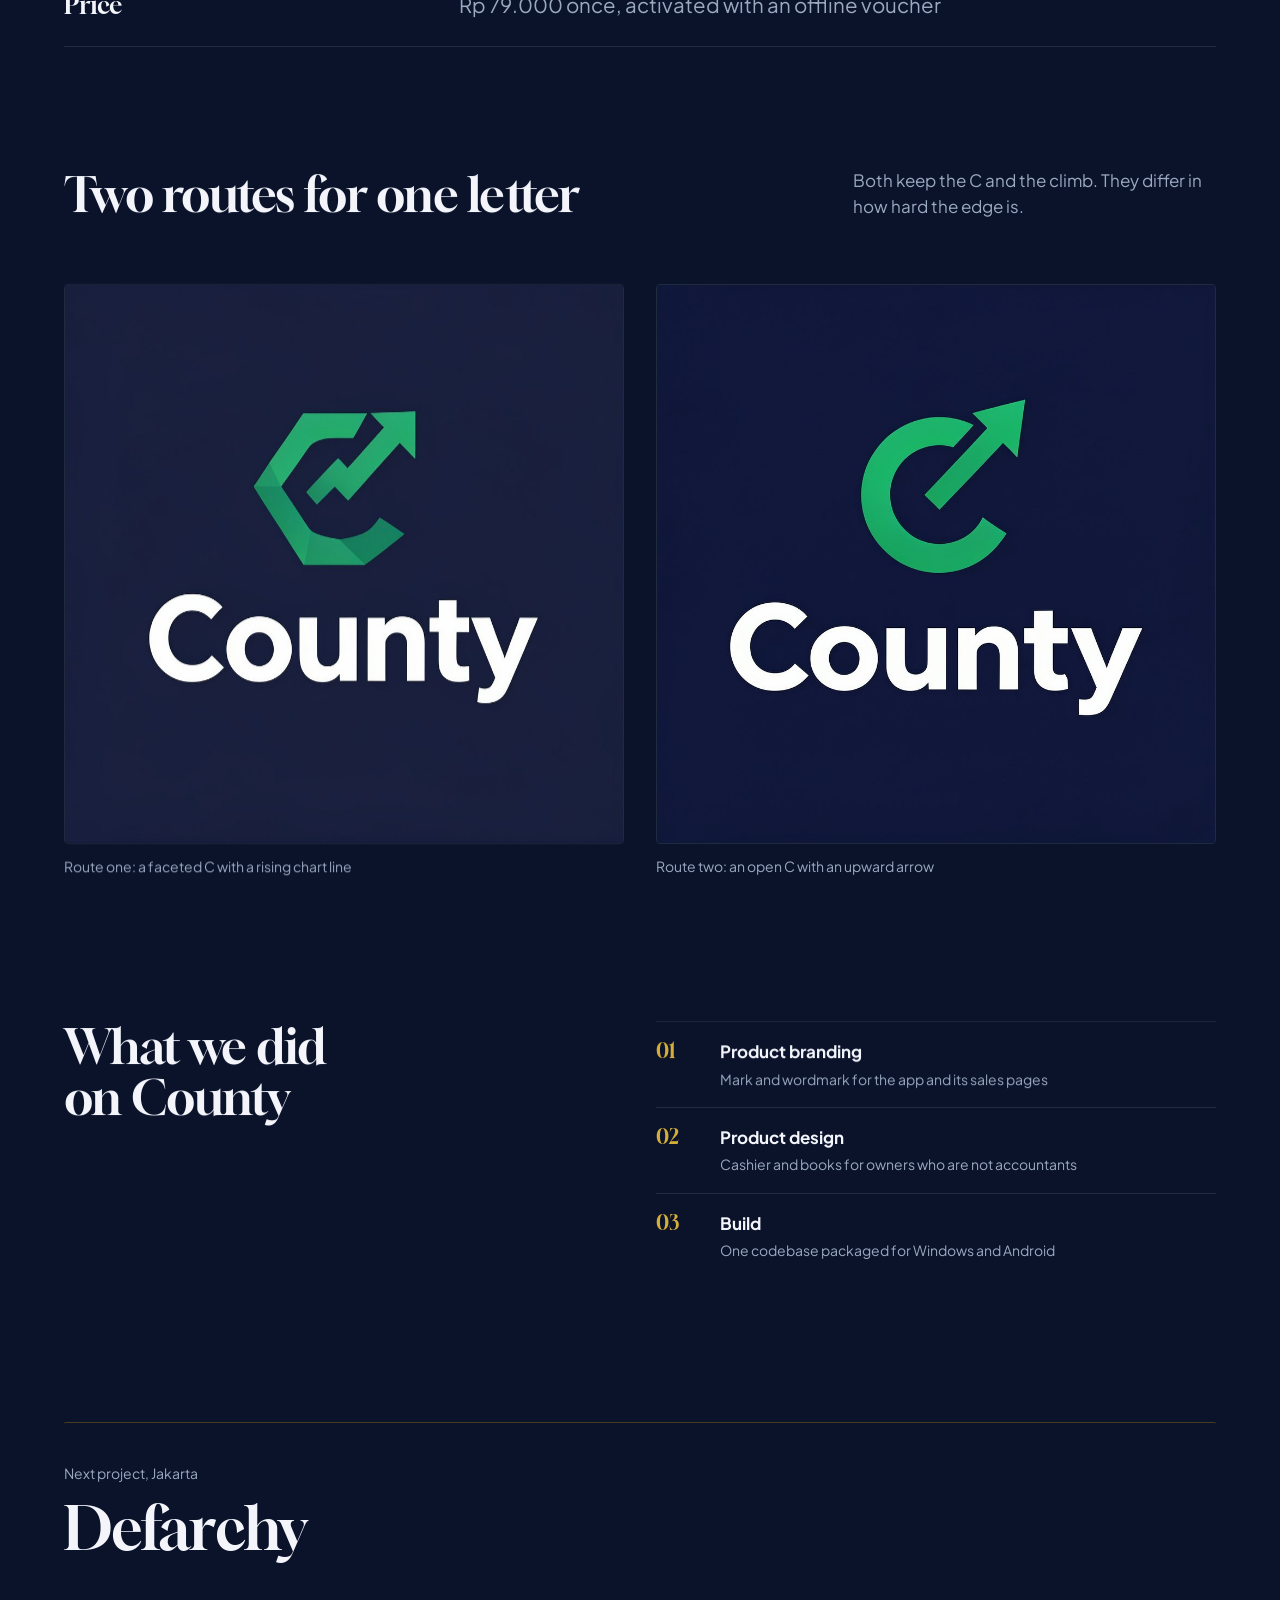
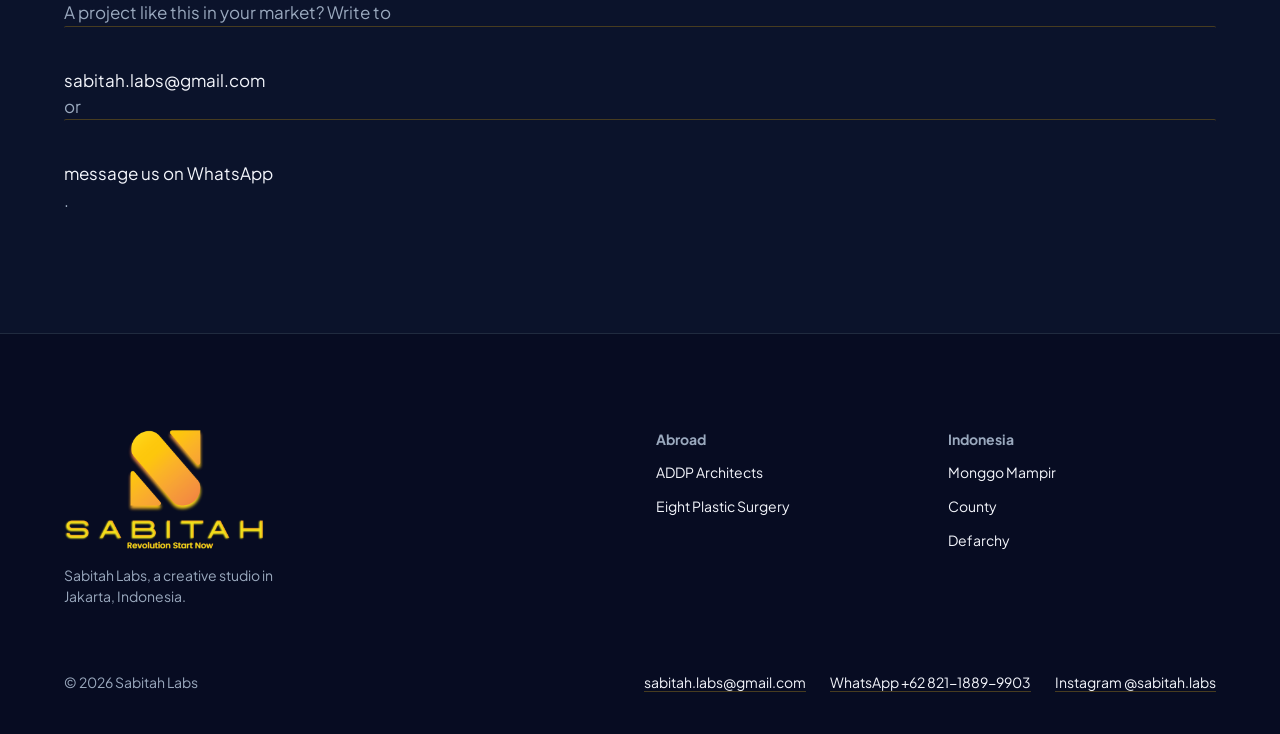
<file: county.html>
<!doctype html>
<html lang="en">
<head>
  <meta charset="utf-8">
  <meta name="viewport" content="width=device-width, initial-scale=1">
  <title>County, offline ERP | Sabitah Labs</title>
  <meta name="description" content="Case study: County, an offline cashier and bookkeeping app for Indonesian small businesses, built and branded in-house by Sabitah Labs.">
  <meta name="theme-color" content="#0B132B">
  <meta property="og:title" content="County, offline ERP | Sabitah Labs">
  <meta property="og:description" content="Case study: County, an offline cashier and bookkeeping app for Indonesian small businesses, built and branded in-house by Sabitah Labs.">
  <meta property="og:image" content="assets/web/county-logo-v2.jpg">
  <link rel="icon" type="image/png" href="assets/web/favicon.png">
  <script>document.documentElement.classList.add('js');</script>
  <link rel="preconnect" href="https://fonts.googleapis.com">
  <link rel="preconnect" href="https://fonts.gstatic.com" crossorigin>
  <link href="https://fonts.googleapis.com/css2?family=Gloock&family=Michroma&family=Plus+Jakarta+Sans:wght@400;700&display=swap" rel="stylesheet">
  <link rel="stylesheet" href="css/style.css">
</head>
<body>
  <a class="skip" href="#main">Skip to content</a>

  <header class="nav">
    <div class="container nav__bar">
      <a class="wordmark" href="index.html" aria-label="Sabitah Labs, home">
        <img src="assets/web/sabitah-mark.png" alt="" width="152" height="160">
        Sabitah Labs
      </a>
      <ul class="nav__links" id="nav-links">
        <li><a href="index.html#work" aria-current="page">Work</a></li>
        <li><a href="index.html#process">Process</a></li>
        <li><a href="index.html#contact">Contact</a></li>
      </ul>
      <div class="nav__end">
        <a class="btn btn--mail" href="mailto:sabitah.labs@gmail.com">Email the studio</a>
        <button class="btn btn--quiet nav__toggle" type="button" aria-expanded="false" aria-controls="nav-links">Menu</button>
      </div>
    </div>
  </header>

  <main id="main">
    <section class="case-hero" aria-labelledby="case-title">
      <div class="case-hero__ambient" aria-hidden="true"><img src="assets/web/county-logo-v2.jpg" alt=""></div>
      <div class="container">
        <a class="crumb link" href="index.html#work">All work</a>
        <div class="case-hero__grid">
          <div class="case-hero__text">
            <p class="case-hero__city">Indonesia</p>
            <h1 id="case-title">An ERP that never goes online</h1>
            <p class="case-hero__lede">Cashier and double-entry books for small shops, fully offline.</p>
          </div>
          <figure class="case-hero__cover case-hero__cover--square">
            <div class="film-wrap"><img src="assets/web/county-logo-v2.jpg" alt="County logo, an open green C with an upward arrow" width="1024" height="1024"><div class="film__ctrl"></div></div>
            <figcaption class="credits"><b>County</b><span>The product mark</span></figcaption>
          </figure>
          <dl class="case-facts">
          <div><dt>Product</dt><dd>County</dd></div>
          <div><dt>Market</dt><dd>Indonesian small businesses and households</dd></div>
          <div><dt>Business</dt><dd>Offline ERP and point of sale, Windows and Android</dd></div>
          <div><dt>Our role</dt><dd>In-house: product, brand and build</dd></div>
          <div><dt>Year</dt><dd>2026</dd></div>
          </dl>
        </div>
      </div>
    </section>

    <section class="section--tight" aria-labelledby="offline-title">
      <div class="container">
        <div class="section__head">
          <h2 id="offline-title">From cloud SaaS to zero internet</h2>
          <p>County began as cloud software. Now the same books live on the device, with no account and no connection.</p>
        </div>
        <dl class="ledger" data-reveal>
          <div><dt>Connection</dt><dd>None. The Android app ships without internet permission</dd></div>
          <div><dt>Devices</dt><dd>Windows laptop and Android tablet or phone</dd></div>
          <div><dt>Two modes</dt><dd>Shop books and a personal journal, kept fully apart</dd></div>
          <div><dt>Books</dt><dd>Ledger, profit and loss, balance sheet, Excel export</dd></div>
          <div><dt>Price</dt><dd>Rp&nbsp;79.000 once, activated with an offline voucher</dd></div>
        </dl>
      </div>
    </section>

    <section class="section--tight" aria-labelledby="routes-title">
      <div class="container">
        <div class="section__head">
          <h2 id="routes-title">Two routes for one letter</h2>
          <p>Both keep the C and the climb. They differ in how hard the edge is.</p>
        </div>
        <div class="plates">
          <figure class="plate" data-reveal><img src="assets/web/county-logo-v1.jpg" alt="County logo, route one: a faceted green C with a rising chart line" width="1024" height="1024" loading="lazy"><figcaption>Route one: a faceted C with a rising chart line</figcaption></figure>
          <figure class="plate" data-reveal><img src="assets/web/county-logo-v2.jpg" alt="County logo, route two: an open round green C with an upward arrow" width="1024" height="1024" loading="lazy"><figcaption>Route two: an open C with an upward arrow</figcaption></figure>
        </div>
      </div>
    </section>

    <section class="section" aria-labelledby="scope-title">
      <div class="container scope">
        <h2 id="scope-title">What we did on County</h2>
        <ol>
          <li><div><strong>Product branding</strong><span>Mark and wordmark for the app and its sales pages</span></div></li>
          <li><div><strong>Product design</strong><span>Cashier and books for owners who are not accountants</span></div></li>
          <li><div><strong>Build</strong><span>One codebase packaged for Windows and Android</span></div></li>
        </ol>
      </div>
    </section>

    <section class="next" aria-label="Next project">
      <div class="container">
        <a href="defarchy.html">
          <span>Next project, Jakarta</span>
          <strong>Defarchy</strong>
        </a>
        <p class="muted next__note">A project like this in your market? Write to <a class="link" href="mailto:sabitah.labs@gmail.com">sabitah.labs@gmail.com</a> or <a class="link" href="https://wa.me/6282118899903">message us on WhatsApp</a>.</p>
      </div>
    </section>
  </main>

  <footer class="footer">
    <div class="container">
      <div class="footer__mast">
        <div class="footer__brand">
          <img src="assets/web/sabitah-logo-trimmed.png" alt="Sabitah, Revolution Start Now" width="640" height="380" loading="lazy">
          <p>Sabitah Labs, a creative studio in Jakarta, Indonesia.</p>
        </div>
        <nav class="footer__nav" aria-label="Footer">
          <div>
            <h2>Abroad</h2>
            <ul>
              <li><a href="addp.html">ADDP Architects</a></li>
              <li><a href="eight.html">Eight Plastic Surgery</a></li>
            </ul>
          </div>
          <div>
            <h2>Indonesia</h2>
            <ul>
              <li><a href="monggo-mampir.html">Monggo Mampir</a></li>
              <li><a href="county.html">County</a></li>
              <li><a href="defarchy.html">Defarchy</a></li>
            </ul>
          </div>
        </nav>
      </div>
      <div class="footer__base">
        <span>&copy; 2026 Sabitah Labs</span>
        <span class="footer__contact"><a class="link" href="mailto:sabitah.labs@gmail.com">sabitah.labs@gmail.com</a><a class="link" href="https://wa.me/6282118899903">WhatsApp +62 821-1889-9903</a><a class="link" href="https://www.instagram.com/sabitah.labs/">Instagram @sabitah.labs</a></span>
      </div>
    </div>
  </footer>

  <dialog class="player" id="player" aria-label="Film player">
    <div class="player__bar">
      <span data-player-title>Film</span>
      <button class="chip" type="button" data-close>Close</button>
    </div>
    <video controls playsinline preload="none" poster="assets/web/sabitah-showreel-poster.jpg"></video>
  </dialog>

  <script src="js/vendor/motion.min.js" defer></script>
  <script src="js/main.js" defer></script>
</body>
</html>
</file>
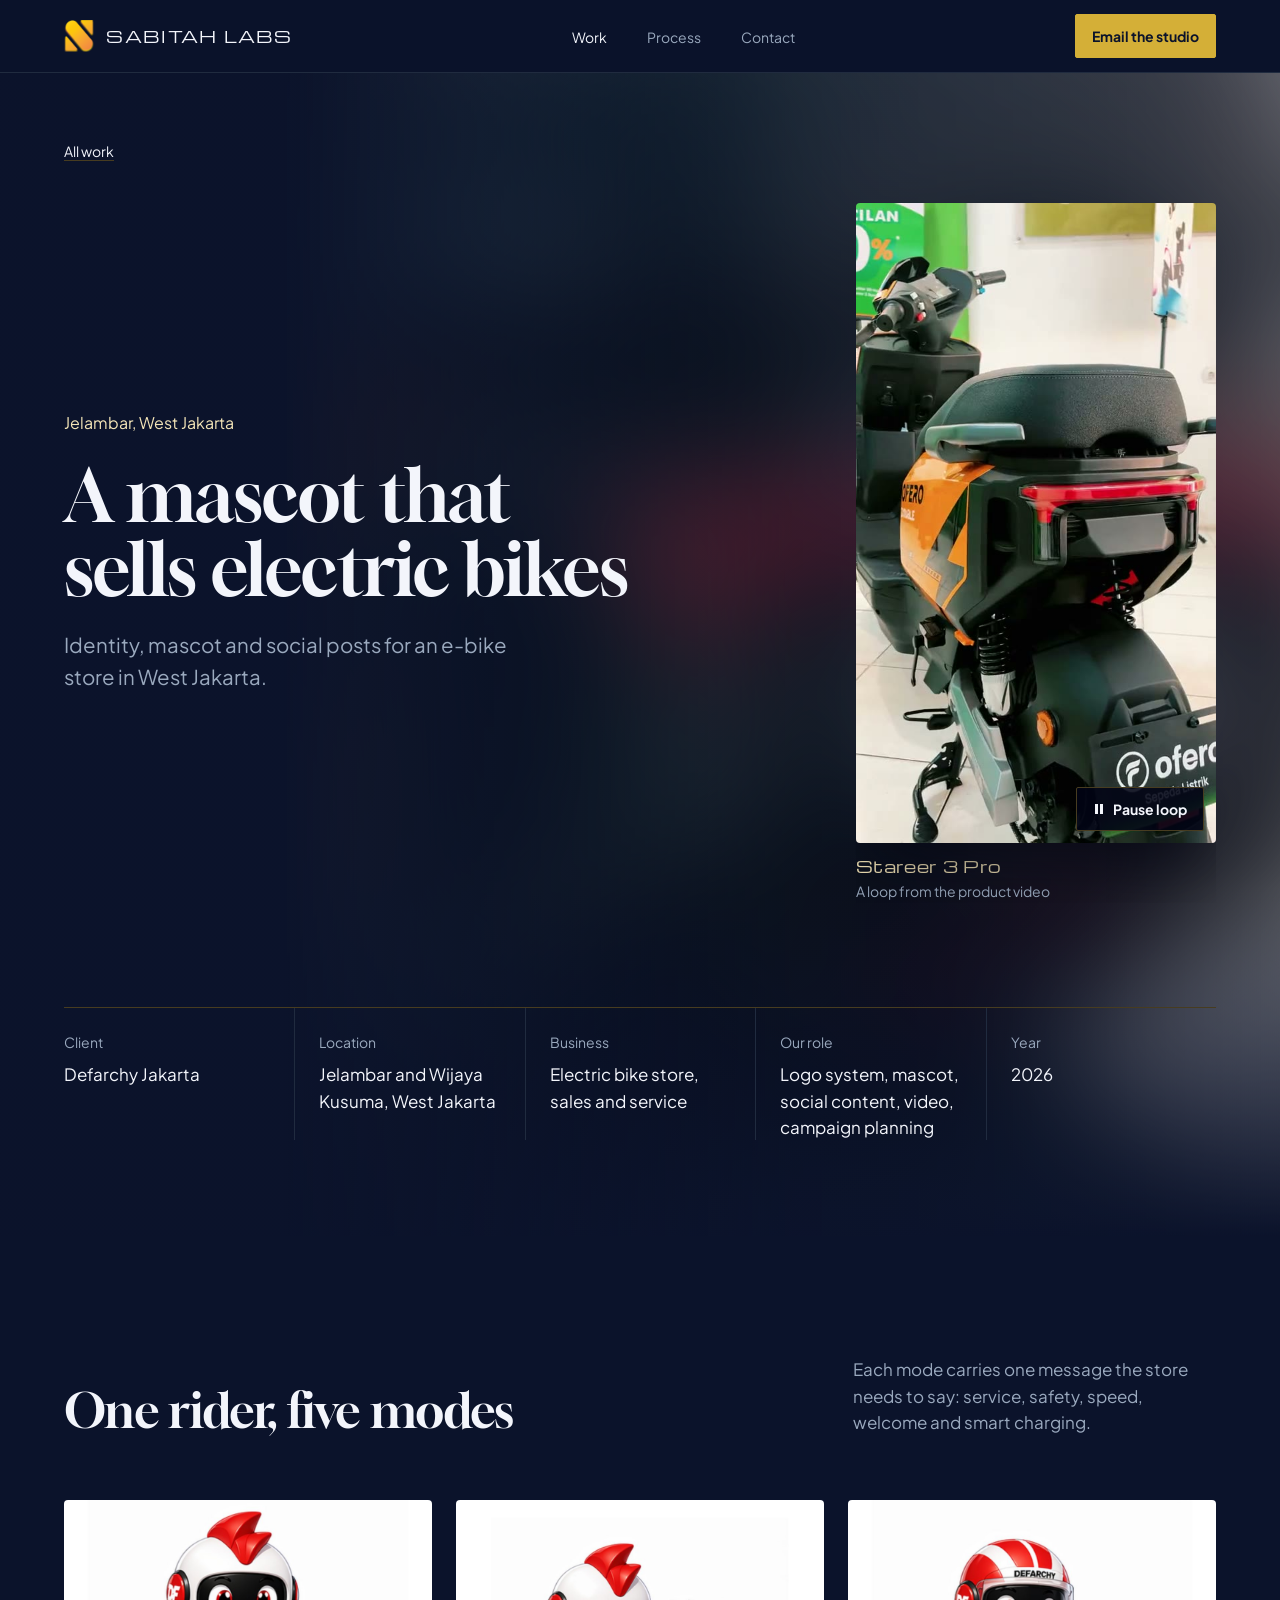
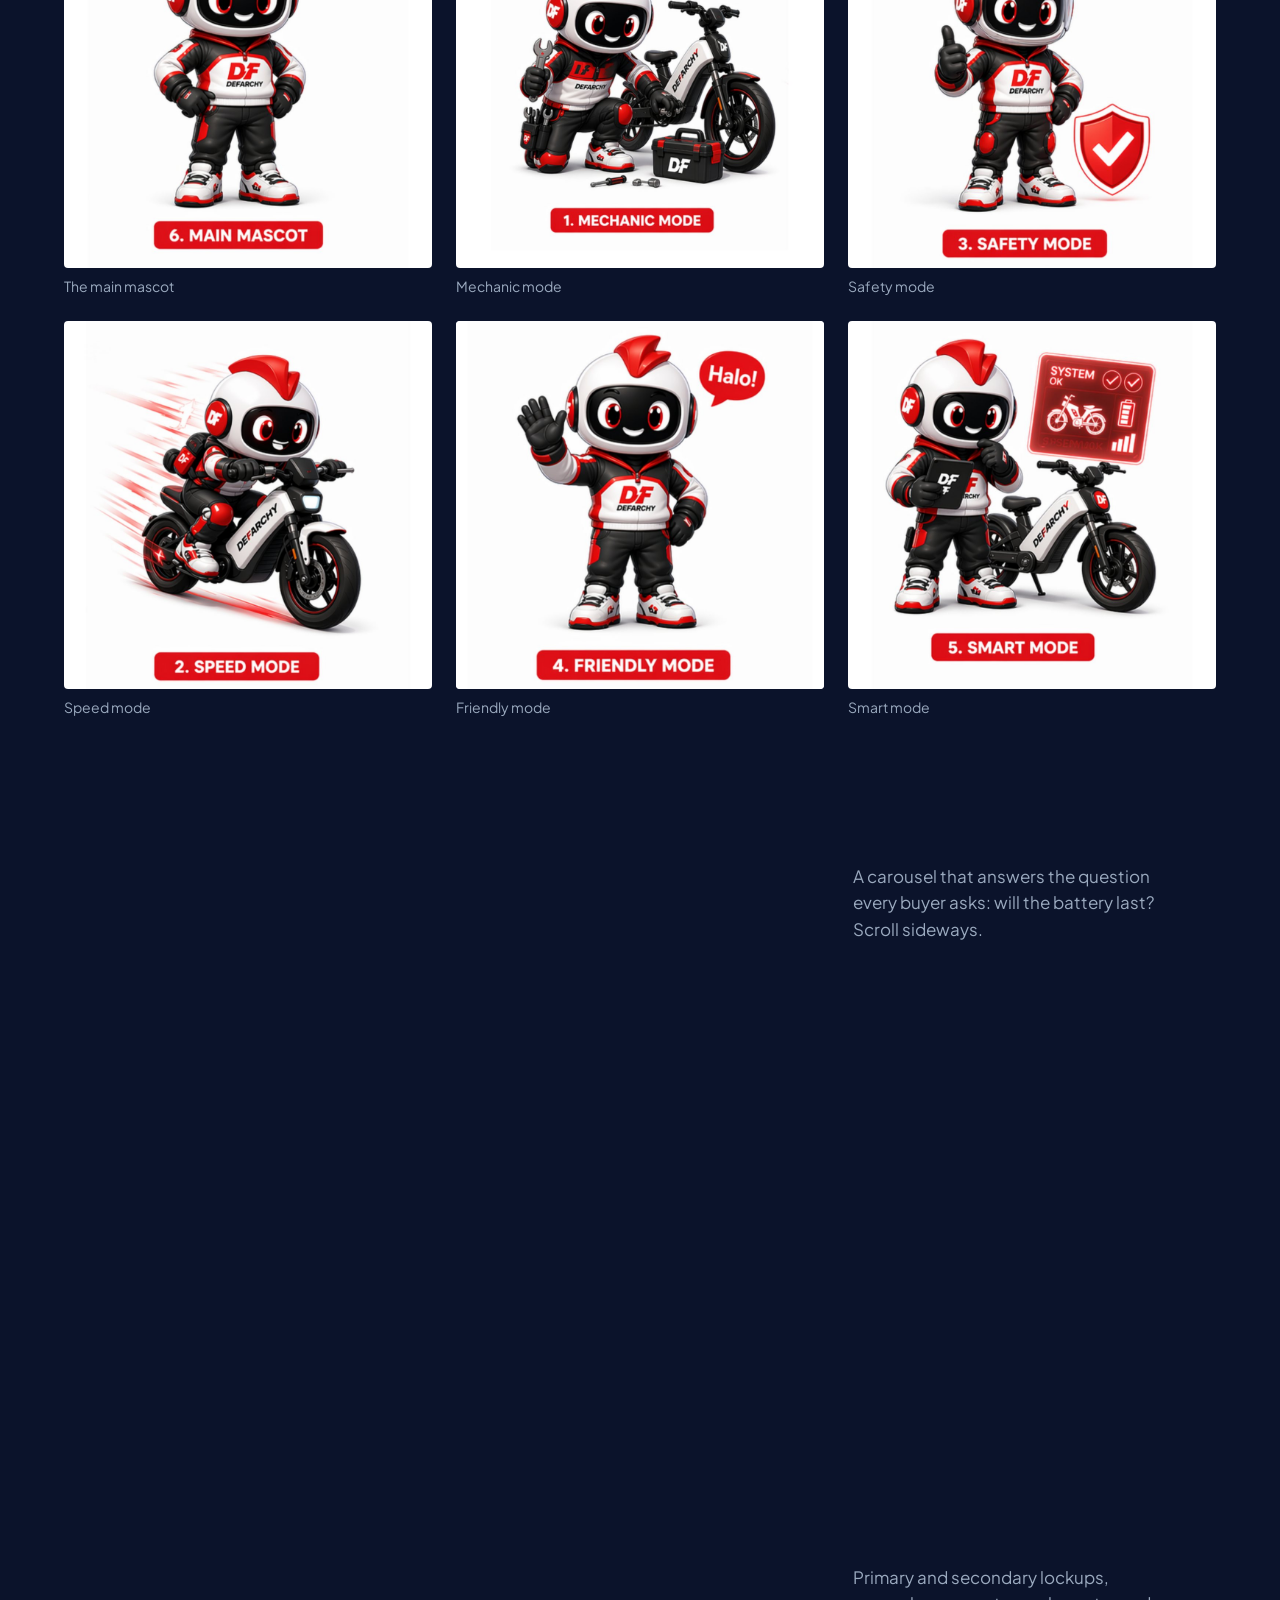
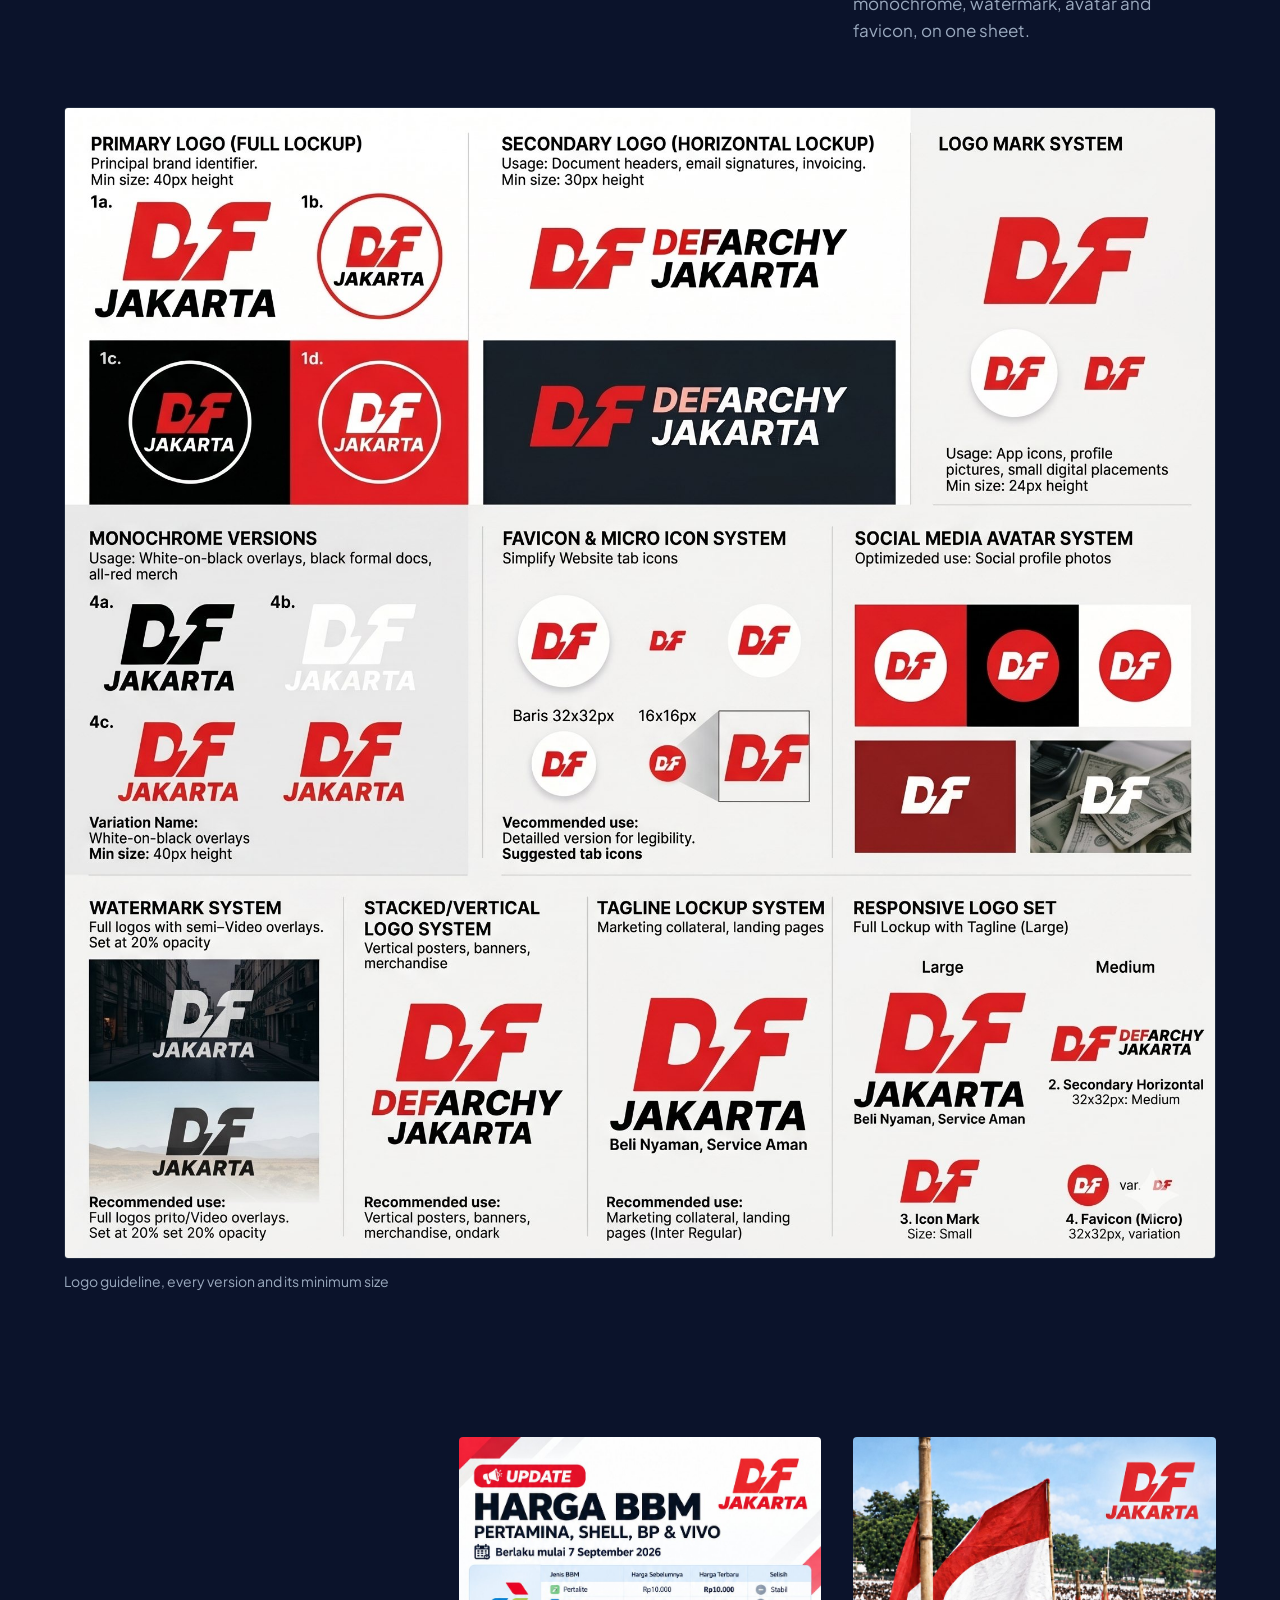
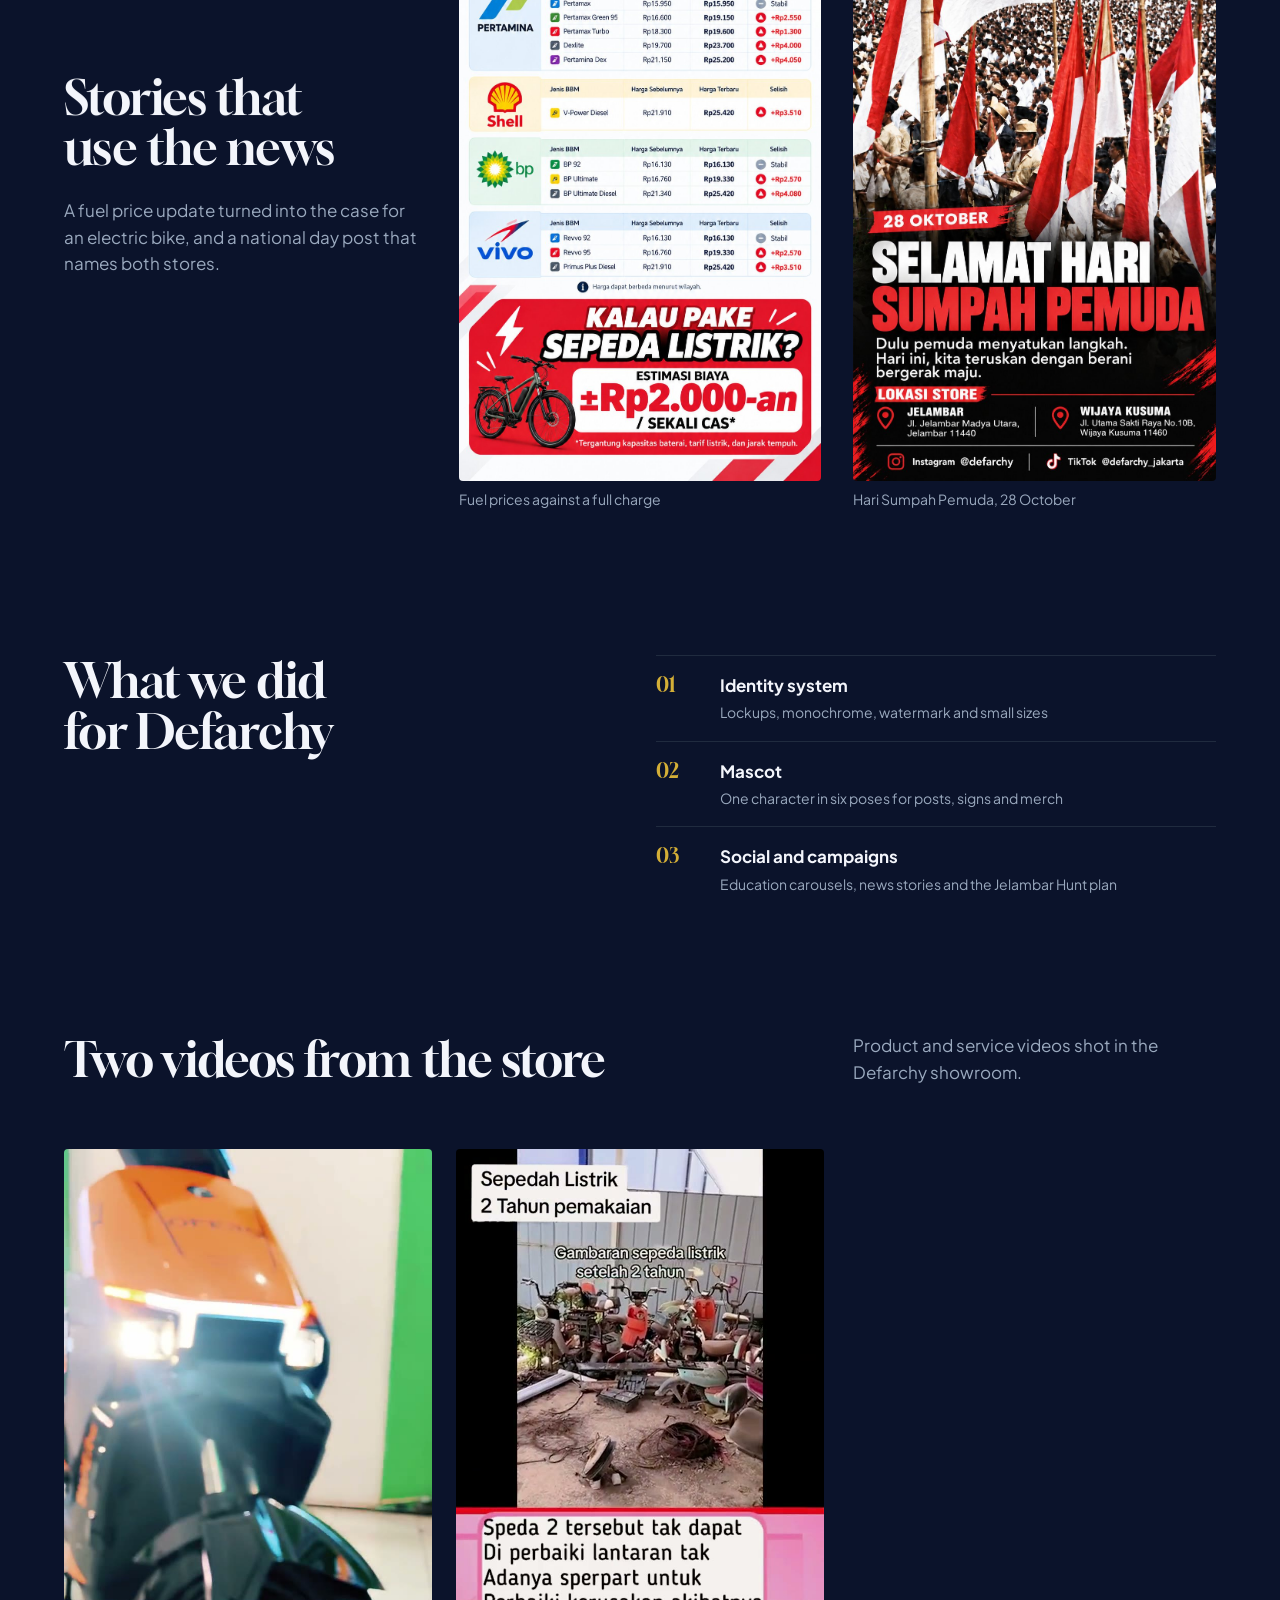
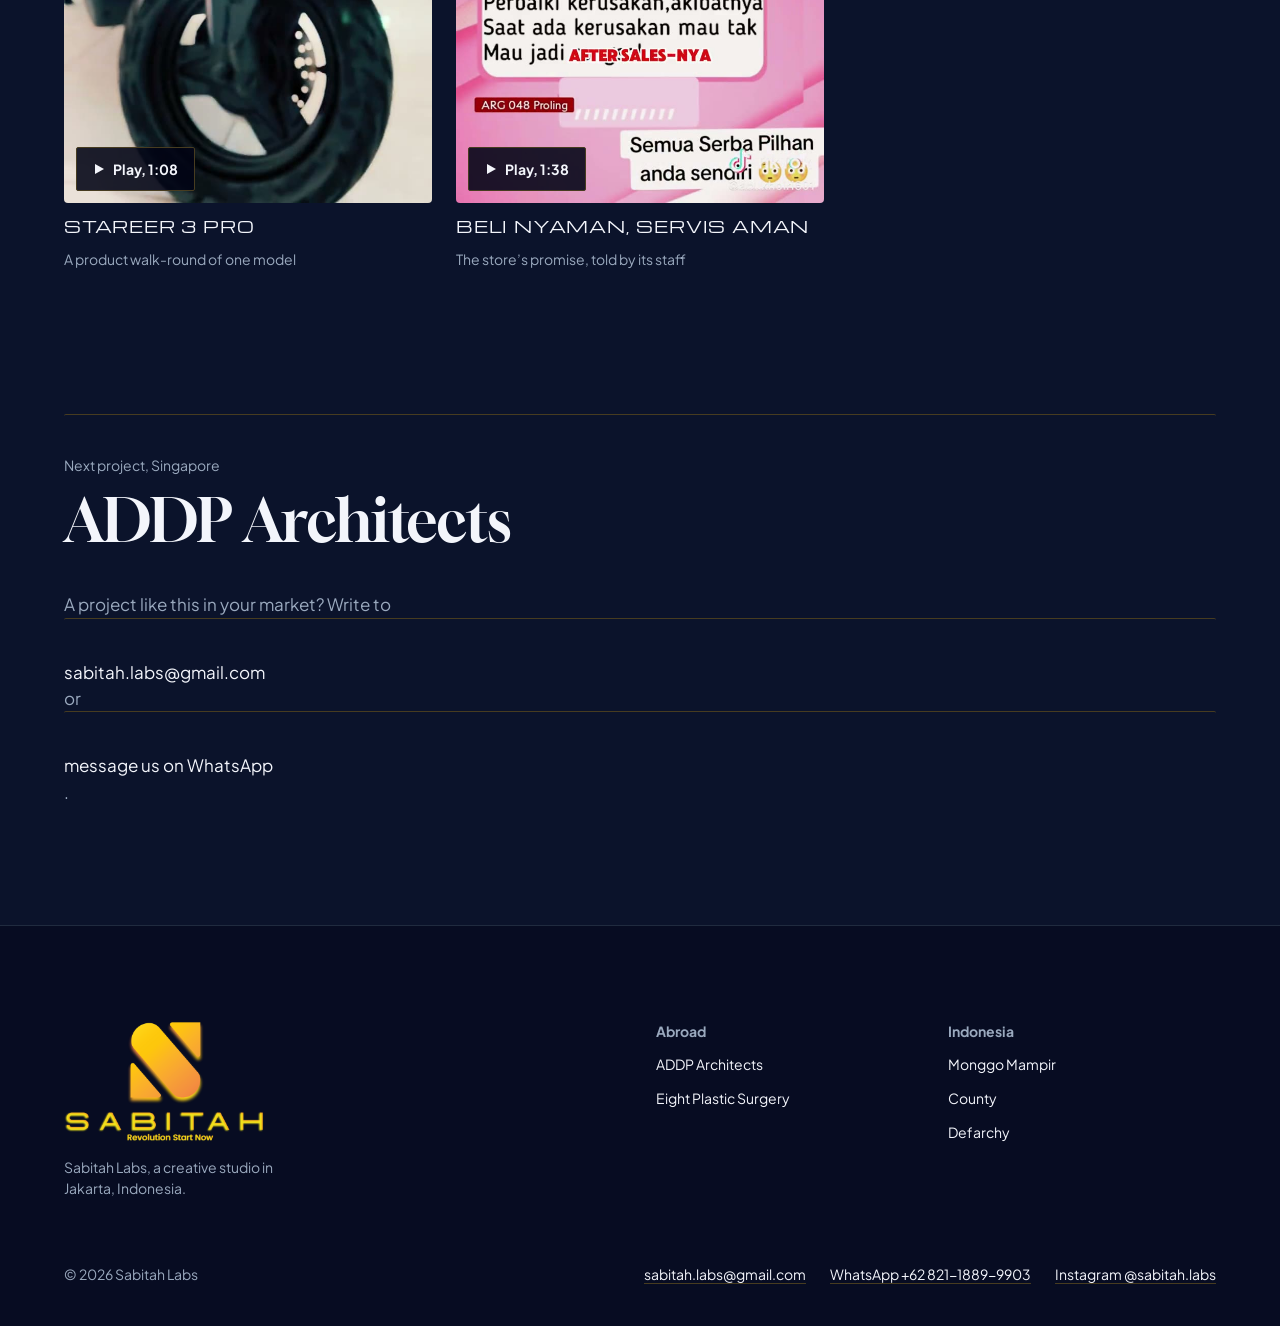
<file: defarchy.html>
<!doctype html>
<html lang="en">
<head>
  <meta charset="utf-8">
  <meta name="viewport" content="width=device-width, initial-scale=1">
  <title>Defarchy Jakarta, electric bike store | Sabitah Labs</title>
  <meta name="description" content="Case study: logo system, mascot and social content for Defarchy Jakarta, an electric bike store in West Jakarta, by Sabitah Labs.">
  <meta name="theme-color" content="#0B132B">
  <meta property="og:title" content="Defarchy Jakarta, electric bike store | Sabitah Labs">
  <meta property="og:description" content="Case study: logo system, mascot and social content for Defarchy Jakarta, an electric bike store in West Jakarta, by Sabitah Labs.">
  <meta property="og:image" content="assets/web/defarchy-mascot-main.jpg">
  <link rel="icon" type="image/png" href="assets/web/favicon.png">
  <script>document.documentElement.classList.add('js');</script>
  <link rel="preconnect" href="https://fonts.googleapis.com">
  <link rel="preconnect" href="https://fonts.gstatic.com" crossorigin>
  <link href="https://fonts.googleapis.com/css2?family=Gloock&family=Michroma&family=Plus+Jakarta+Sans:wght@400;700&display=swap" rel="stylesheet">
  <link rel="stylesheet" href="css/style.css">
</head>
<body>
  <a class="skip" href="#main">Skip to content</a>

  <header class="nav">
    <div class="container nav__bar">
      <a class="wordmark" href="index.html" aria-label="Sabitah Labs, home">
        <img src="assets/web/sabitah-mark.png" alt="" width="152" height="160">
        Sabitah Labs
      </a>
      <ul class="nav__links" id="nav-links">
        <li><a href="index.html#work" aria-current="page">Work</a></li>
        <li><a href="index.html#process">Process</a></li>
        <li><a href="index.html#contact">Contact</a></li>
      </ul>
      <div class="nav__end">
        <a class="btn btn--mail" href="mailto:sabitah.labs@gmail.com">Email the studio</a>
        <button class="btn btn--quiet nav__toggle" type="button" aria-expanded="false" aria-controls="nav-links">Menu</button>
      </div>
    </div>
  </header>

  <main id="main">
    <section class="case-hero" aria-labelledby="case-title">
      <div class="case-hero__ambient" aria-hidden="true"><img src="assets/web/loop-defarchy.jpg" alt=""></div>
      <div class="container">
        <a class="crumb link" href="index.html#work">All work</a>
        <div class="case-hero__grid">
          <div class="case-hero__text">
            <p class="case-hero__city">Jelambar, West Jakarta</p>
            <h1 id="case-title">A mascot that sells electric bikes</h1>
            <p class="case-hero__lede">Identity, mascot and social posts for an e-bike store in West Jakarta.</p>
          </div>
          <figure class="case-hero__cover">
            <div class="film-wrap" data-loop><video muted loop playsinline preload="metadata" poster="assets/web/loop-defarchy.jpg" aria-label="An electric scooter in the Defarchy store, a loop from a product video"><source src="assets/web/loop-defarchy.mp4" type="video/mp4"></video><div class="film__ctrl"><button class="chip" type="button" data-loop-toggle aria-pressed="false"><svg viewBox="0 0 12 12" aria-hidden="true"><path d="M2 1h3v10H2zM7 1h3v10H7z" fill="currentColor"/></svg><span>Pause loop</span></button></div></div>
            <figcaption class="credits"><b>Stareer 3 Pro</b><span>A loop from the product video</span></figcaption>
          </figure>
          <dl class="case-facts">
          <div><dt>Client</dt><dd>Defarchy Jakarta</dd></div>
          <div><dt>Location</dt><dd>Jelambar and Wijaya Kusuma, West Jakarta</dd></div>
          <div><dt>Business</dt><dd>Electric bike store, sales and service</dd></div>
          <div><dt>Our role</dt><dd>Logo system, mascot, social content, video, campaign planning</dd></div>
          <div><dt>Year</dt><dd>2026</dd></div>
          </dl>
        </div>
      </div>
    </section>

    <section class="section--tight" aria-labelledby="mascot-title">
      <div class="container">
        <div class="section__head">
          <h2 id="mascot-title">One rider, five modes</h2>
          <p>Each mode carries one message the store needs to say: service, safety, speed, welcome and smart charging.</p>
        </div>
        <div class="mascots">
          <figure class="mascots__lead" data-reveal><img src="assets/web/defarchy-mascot-main.jpg" alt="Defarchy mascot, a rider in a red and white helmet with the DF logo on his jacket" width="1000" height="1000" loading="lazy"><figcaption>The main mascot</figcaption></figure>
          <figure data-reveal><img src="assets/web/defarchy-mascot-mechanic.jpg" alt="Mascot kneeling with tools beside an electric bike" width="1000" height="1000" loading="lazy"><figcaption>Mechanic mode</figcaption></figure>
          <figure data-reveal><img src="assets/web/defarchy-mascot-safety.jpg" alt="Mascot giving a thumbs up beside a red shield" width="1000" height="1000" loading="lazy"><figcaption>Safety mode</figcaption></figure>
          <figure data-reveal><img src="assets/web/defarchy-mascot-speed.jpg" alt="Mascot riding an electric bike at speed" width="1000" height="1000" loading="lazy"><figcaption>Speed mode</figcaption></figure>
          <figure data-reveal><img src="assets/web/defarchy-mascot-friendly.jpg" alt="Mascot waving with a Halo speech bubble" width="1000" height="1000" loading="lazy"><figcaption>Friendly mode</figcaption></figure>
          <figure data-reveal><img src="assets/web/defarchy-mascot-smart.jpg" alt="Mascot beside a bike with a battery status panel" width="1000" height="1000" loading="lazy"><figcaption>Smart mode</figcaption></figure>
        </div>
      </div>
    </section>

    <section class="section" aria-labelledby="battery-title">
      <div class="container">
        <div class="section__head">
          <h2 id="battery-title">Six slides on battery care</h2>
          <p>A carousel that answers the question every buyer asks: will the battery last? Scroll sideways.</p>
        </div>
        <div class="rail" tabindex="0" role="region" aria-label="Battery care carousel, scroll sideways">
          <figure><img src="assets/web/defarchy-battery-1.jpg" alt="Slide asking who says an e-bike battery cannot last" width="1080" height="1440" loading="lazy"><figcaption>Kata siapa baterai e-bike ga bisa tahan lama?</figcaption></figure>
          <figure><img src="assets/web/defarchy-battery-2.jpg" alt="Slide on charging in the battery’s sweet spot" width="1080" height="1440" loading="lazy"><figcaption>Charge in the sweet spot</figcaption></figure>
          <figure><img src="assets/web/defarchy-battery-3.jpg" alt="Slide on not parking in direct sun, with the mascot beside a bike" width="1080" height="1440" loading="lazy"><figcaption>Avoid parking in the sun</figcaption></figure>
          <figure><img src="assets/web/defarchy-battery-4.jpg" alt="Slide telling owners not to leave the bike unused" width="1080" height="1440" loading="lazy"><figcaption>Ride it, do not leave it</figcaption></figure>
          <figure><img src="assets/web/defarchy-battery-5.jpg" alt="Slide on using the matching charger" width="1080" height="1440" loading="lazy"><figcaption>Use the matching charger</figcaption></figure>
          <figure><img src="assets/web/defarchy-battery-6.jpg" alt="Closing slide, Beli selis jelas di Defarchy, with the store tagline" width="1080" height="1440" loading="lazy"><figcaption>Beli selis jelas di Defarchy</figcaption></figure>
        </div>
      </div>
    </section>

    <section class="section" aria-labelledby="system-title">
      <div class="container">
        <div class="section__head">
          <h2 id="system-title">The logo, every size</h2>
          <p>Primary and secondary lockups, monochrome, watermark, avatar and favicon, on one sheet.</p>
        </div>
        <div class="plates">
          <figure class="plate plate--full" data-reveal><img src="assets/web/defarchy-guideline.jpg" alt="Defarchy logo guideline sheet with lockups, monochrome versions, favicons, avatars and watermark rules" width="2048" height="2048" loading="lazy"><figcaption>Logo guideline, every version and its minimum size</figcaption></figure>
        </div>
      </div>
    </section>

    <section class="section" aria-labelledby="stories-title">
      <div class="container stories">
        <div class="stories__text">
          <h2 id="stories-title">Stories that use the news</h2>
          <p class="muted">A fuel price update turned into the case for an electric bike, and a national day post that names both stores.</p>
        </div>
        <figure data-reveal><img src="assets/web/defarchy-story-bbm.jpg" alt="Story comparing new fuel prices with the cost of charging an electric bike" width="941" height="1672" loading="lazy"><figcaption>Fuel prices against a full charge</figcaption></figure>
        <figure data-reveal><img src="assets/web/defarchy-story-sumpah-pemuda.jpg" alt="Story for Hari Sumpah Pemuda with red and white flags and both store addresses" width="941" height="1672" loading="lazy"><figcaption>Hari Sumpah Pemuda, 28 October</figcaption></figure>
      </div>
    </section>

    <section class="section" aria-labelledby="scope-title">
      <div class="container scope">
        <h2 id="scope-title">What we did for Defarchy</h2>
        <ol>
          <li><div><strong>Identity system</strong><span>Lockups, monochrome, watermark and small sizes</span></div></li>
          <li><div><strong>Mascot</strong><span>One character in six poses for posts, signs and merch</span></div></li>
          <li><div><strong>Social and campaigns</strong><span>Education carousels, news stories and the Jelambar Hunt plan</span></div></li>
        </ol>
      </div>
    </section>

    <section class="section--tight" aria-labelledby="films-title">
      <div class="container">
        <div class="section__head">
          <h2 id="films-title">Two videos from the store</h2>
          <p>Product and service videos shot in the Defarchy showroom.</p>
        </div>
        <div class="films films--2">
          <article class="film-card">
            <button class="film-card__play" type="button" data-play data-src="assets/web/defarchy-stareer-720.mp4" data-poster="assets/web/defarchy-stareer-720.jpg" data-title="Stareer 3 Pro">
              <img src="assets/web/defarchy-stareer-720.jpg" alt="" width="720" height="1280" loading="lazy">
              <span class="chip"><svg viewBox="0 0 12 12" aria-hidden="true"><path d="M2 1l9 5-9 5z" fill="currentColor"/></svg>Play, 1:08</span>
            </button>
            <h3>Stareer 3 Pro</h3>
            <p>A product walk-round of one model</p>
          </article>
          <article class="film-card">
            <button class="film-card__play" type="button" data-play data-src="assets/web/defarchy-beli-nyaman-720.mp4" data-poster="assets/web/defarchy-beli-nyaman-720.jpg" data-title="Beli nyaman, servis aman">
              <img src="assets/web/defarchy-beli-nyaman-720.jpg" alt="" width="720" height="1280" loading="lazy">
              <span class="chip"><svg viewBox="0 0 12 12" aria-hidden="true"><path d="M2 1l9 5-9 5z" fill="currentColor"/></svg>Play, 1:38</span>
            </button>
            <h3>Beli nyaman, servis aman</h3>
            <p>The store’s promise, told by its staff</p>
          </article>
        </div>
      </div>
    </section>

    <section class="next" aria-label="Next project">
      <div class="container">
        <a href="addp.html">
          <span>Next project, Singapore</span>
          <strong>ADDP Architects</strong>
        </a>
        <p class="muted next__note">A project like this in your market? Write to <a class="link" href="mailto:sabitah.labs@gmail.com">sabitah.labs@gmail.com</a> or <a class="link" href="https://wa.me/6282118899903">message us on WhatsApp</a>.</p>
      </div>
    </section>
  </main>

  <footer class="footer">
    <div class="container">
      <div class="footer__mast">
        <div class="footer__brand">
          <img src="assets/web/sabitah-logo-trimmed.png" alt="Sabitah, Revolution Start Now" width="640" height="380" loading="lazy">
          <p>Sabitah Labs, a creative studio in Jakarta, Indonesia.</p>
        </div>
        <nav class="footer__nav" aria-label="Footer">
          <div>
            <h2>Abroad</h2>
            <ul>
              <li><a href="addp.html">ADDP Architects</a></li>
              <li><a href="eight.html">Eight Plastic Surgery</a></li>
            </ul>
          </div>
          <div>
            <h2>Indonesia</h2>
            <ul>
              <li><a href="monggo-mampir.html">Monggo Mampir</a></li>
              <li><a href="county.html">County</a></li>
              <li><a href="defarchy.html">Defarchy</a></li>
            </ul>
          </div>
        </nav>
      </div>
      <div class="footer__base">
        <span>&copy; 2026 Sabitah Labs</span>
        <span class="footer__contact"><a class="link" href="mailto:sabitah.labs@gmail.com">sabitah.labs@gmail.com</a><a class="link" href="https://wa.me/6282118899903">WhatsApp +62 821-1889-9903</a><a class="link" href="https://www.instagram.com/sabitah.labs/">Instagram @sabitah.labs</a></span>
      </div>
    </div>
  </footer>

  <dialog class="player" id="player" aria-label="Film player">
    <div class="player__bar">
      <span data-player-title>Film</span>
      <button class="chip" type="button" data-close>Close</button>
    </div>
    <video controls playsinline preload="none" poster="assets/web/sabitah-showreel-poster.jpg"></video>
  </dialog>

  <script src="js/vendor/motion.min.js" defer></script>
  <script src="js/main.js" defer></script>
</body>
</html>
</file>
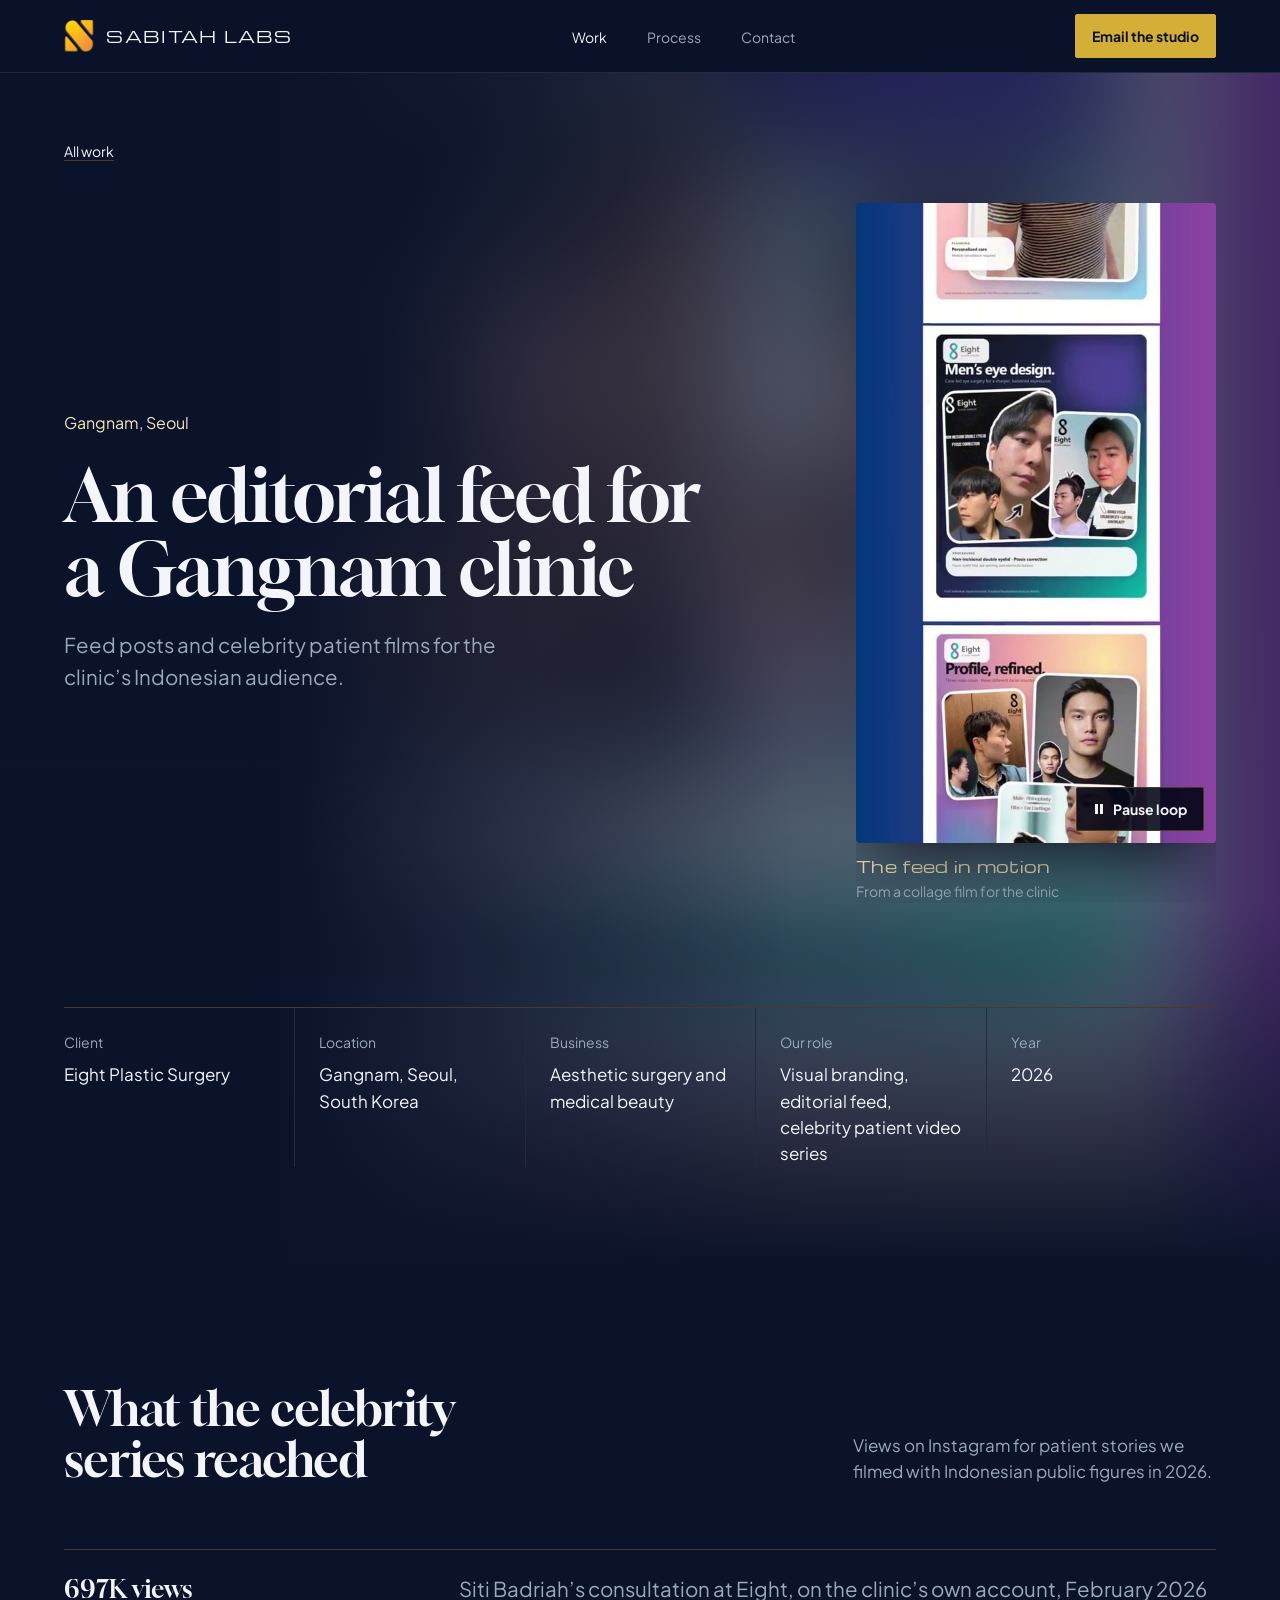
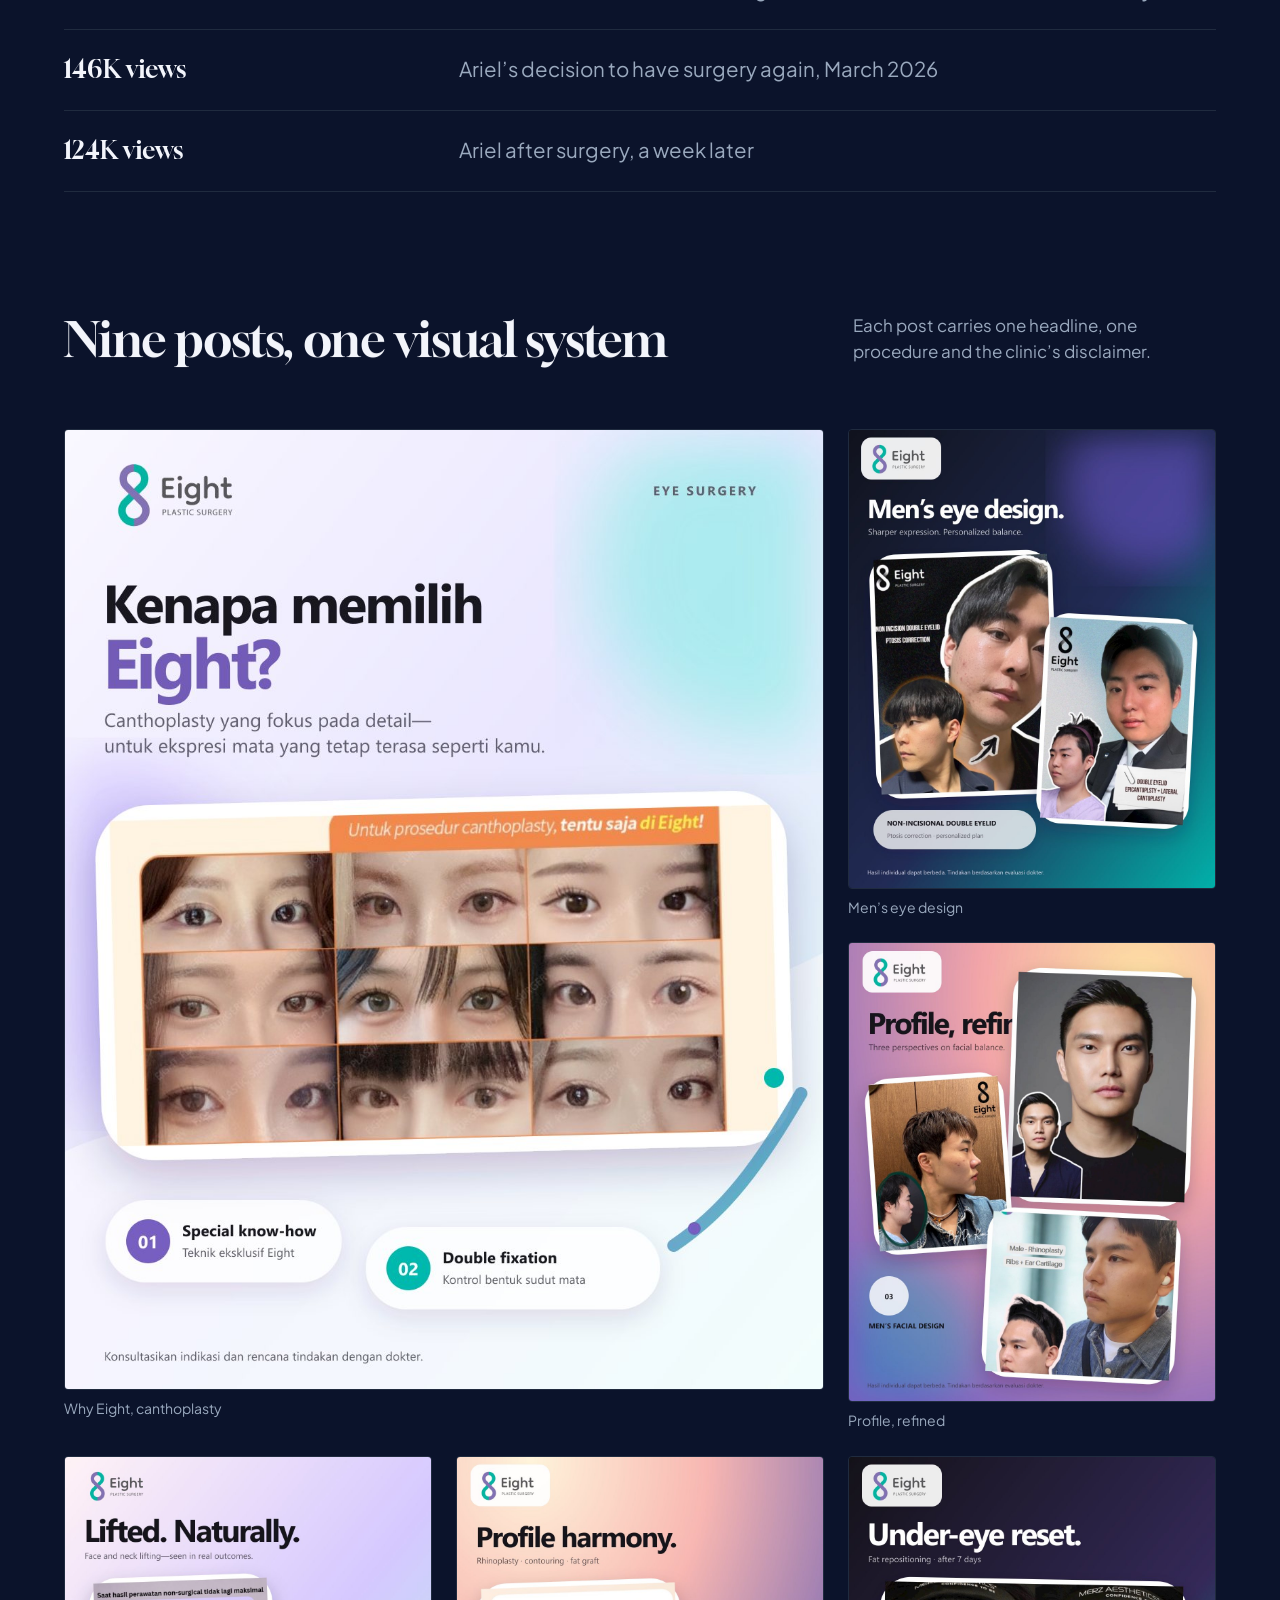
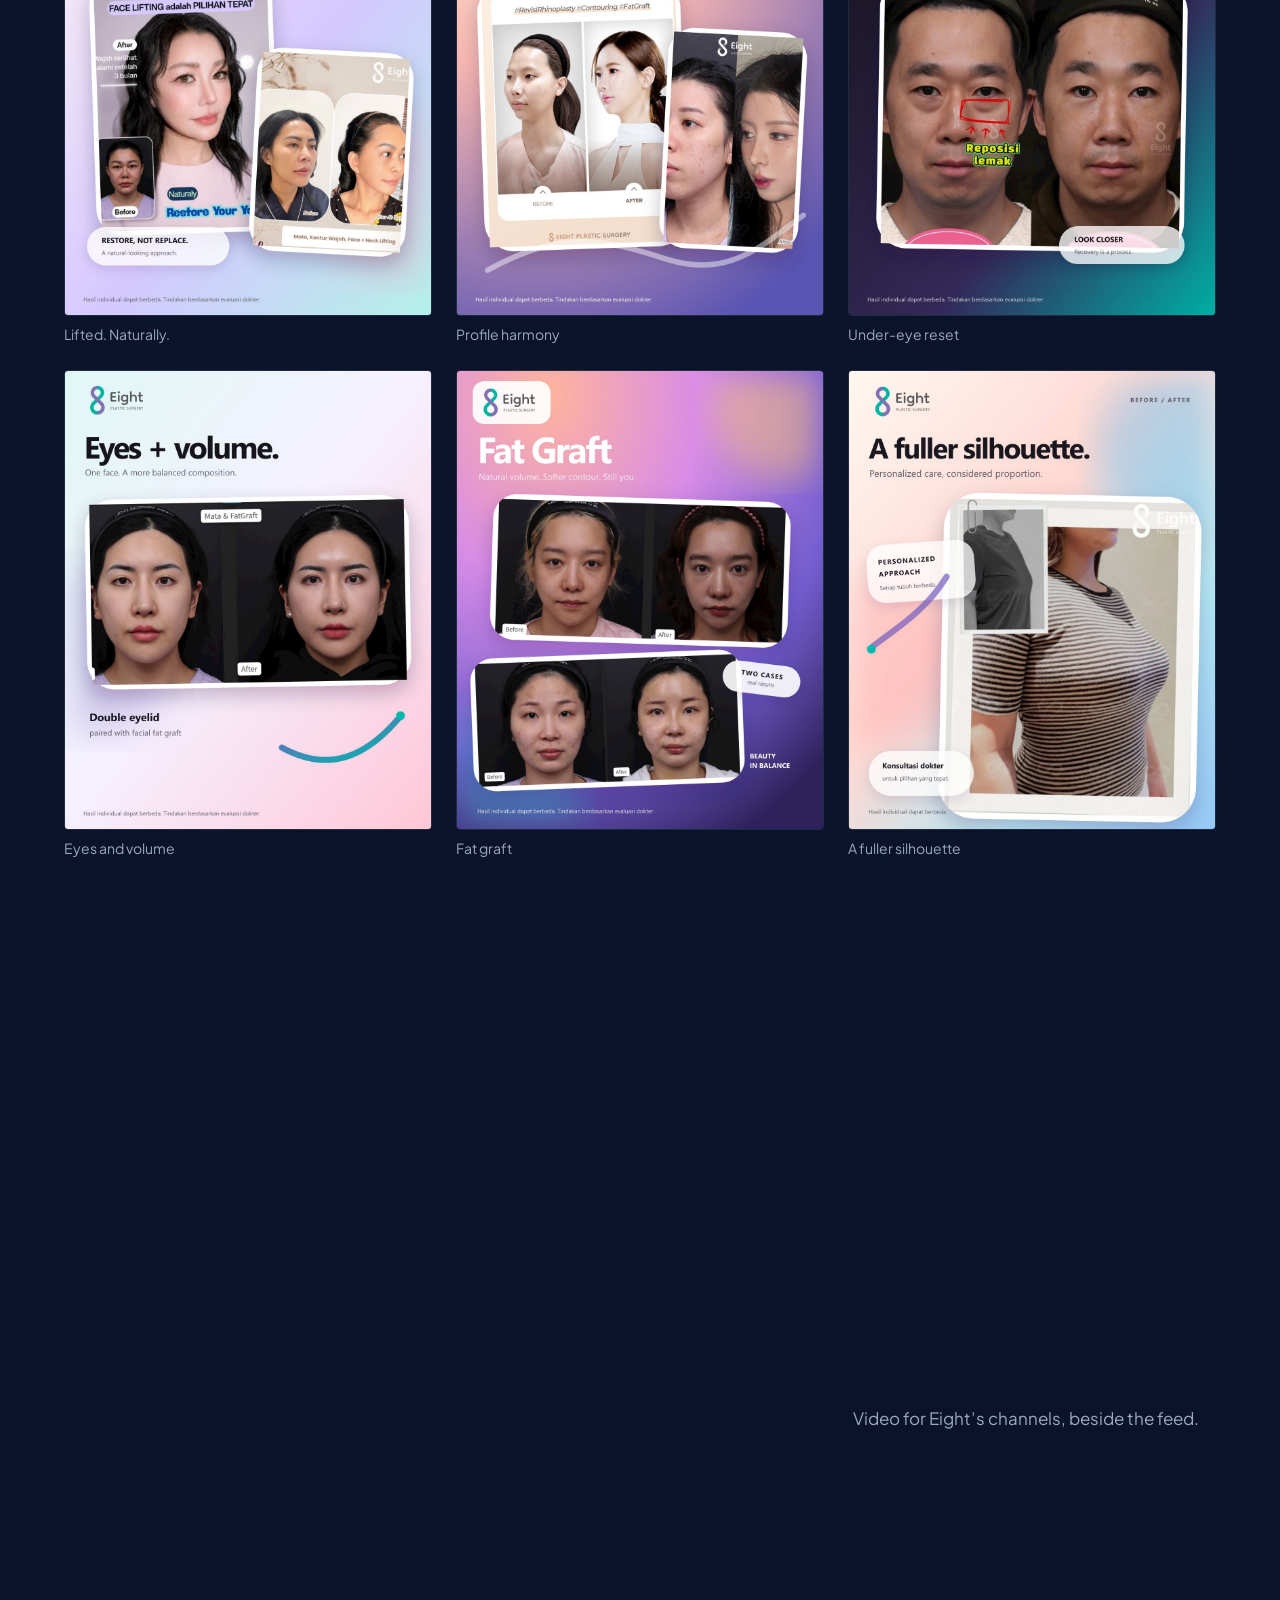
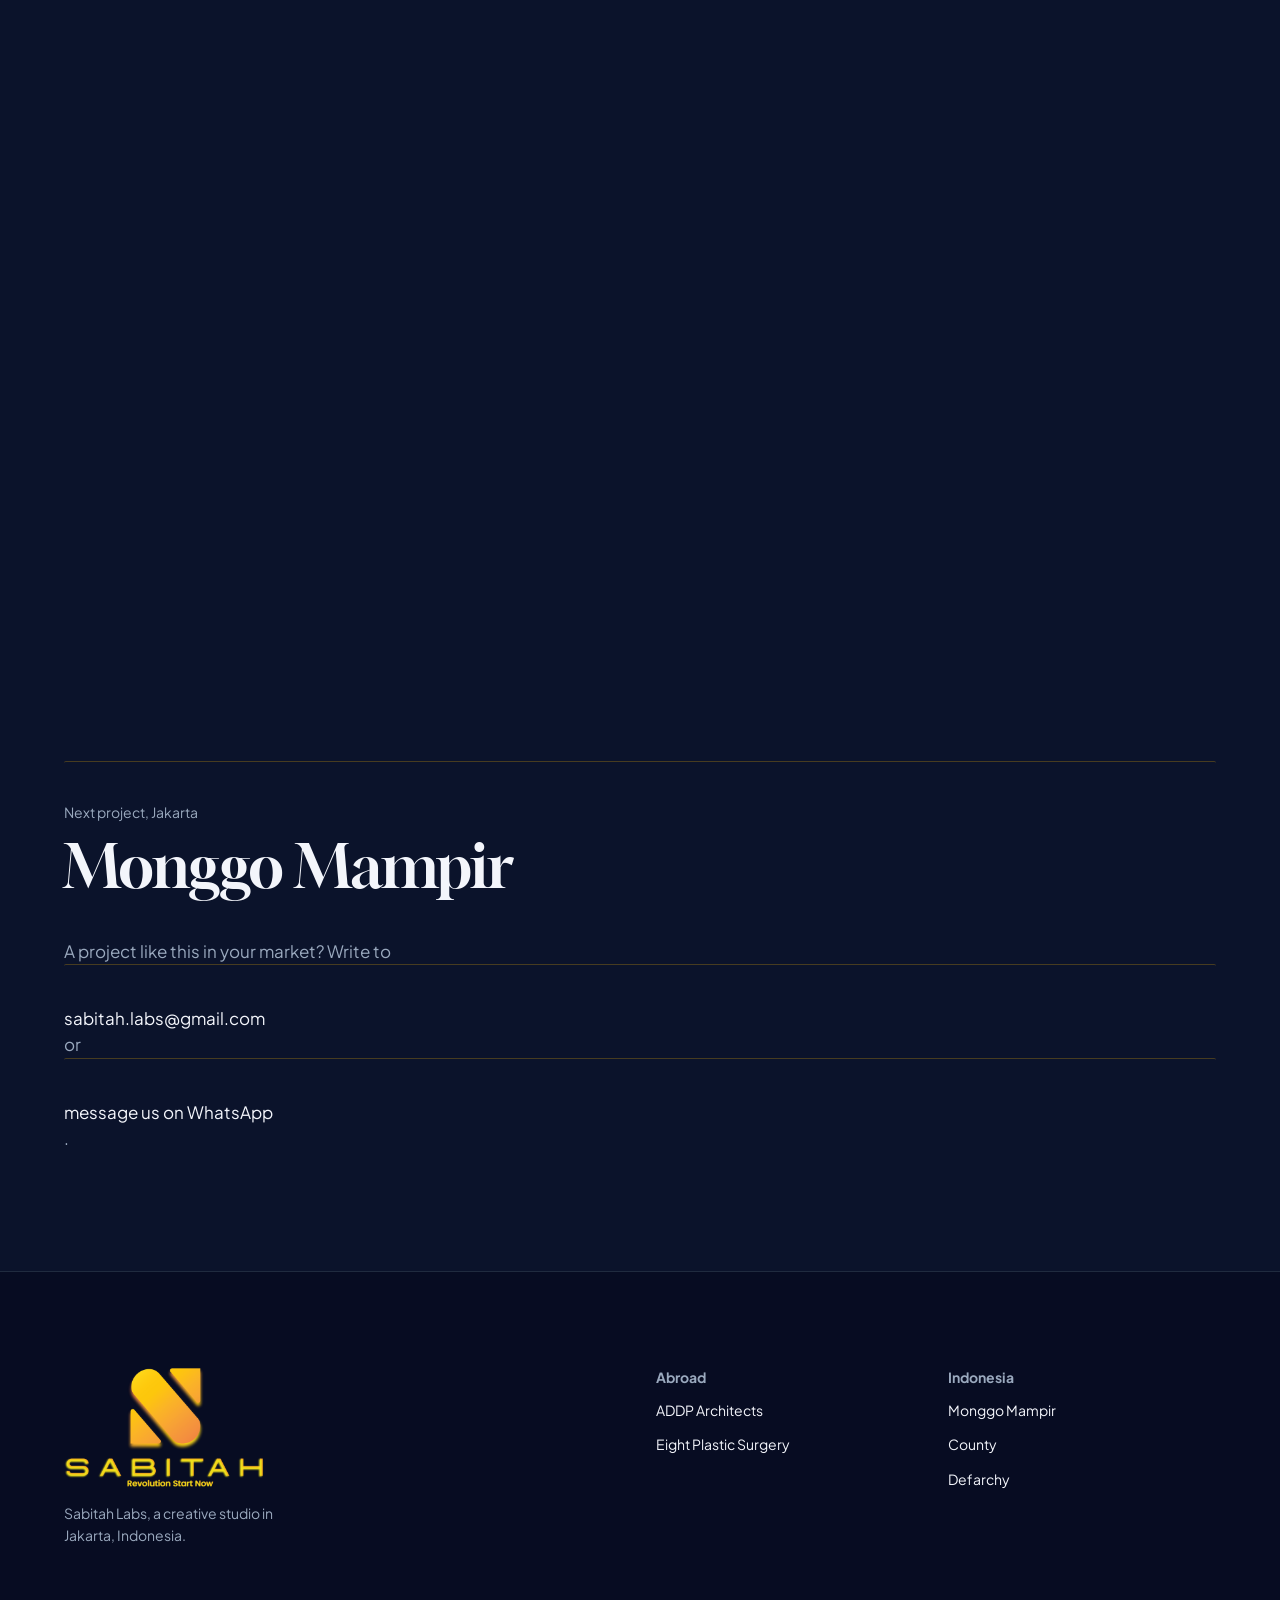
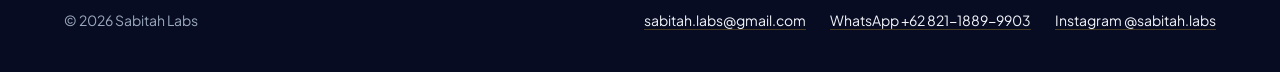
<file: eight.html>
<!doctype html>
<html lang="en">
<head>
  <meta charset="utf-8">
  <meta name="viewport" content="width=device-width, initial-scale=1">
  <title>Eight Plastic Surgery, Seoul | Sabitah Labs</title>
  <meta name="description" content="Case study: editorial social feed design for Eight Plastic Surgery in Gangnam, Seoul, by Sabitah Labs.">
  <meta name="theme-color" content="#0B132B">
  <meta property="og:title" content="Eight Plastic Surgery, Seoul | Sabitah Labs">
  <meta property="og:description" content="Case study: editorial social feed design for Eight Plastic Surgery in Gangnam, Seoul, by Sabitah Labs.">
  <meta property="og:image" content="assets/web/eight-01-mens-eye-design.jpg">
  <link rel="icon" type="image/png" href="assets/web/favicon.png">
  <script>document.documentElement.classList.add('js');</script>
  <link rel="preconnect" href="https://fonts.googleapis.com">
  <link rel="preconnect" href="https://fonts.gstatic.com" crossorigin>
  <link href="https://fonts.googleapis.com/css2?family=Gloock&family=Michroma&family=Plus+Jakarta+Sans:wght@400;700&display=swap" rel="stylesheet">
  <link rel="stylesheet" href="css/style.css">
</head>
<body>
  <a class="skip" href="#main">Skip to content</a>

  <header class="nav">
    <div class="container nav__bar">
      <a class="wordmark" href="index.html" aria-label="Sabitah Labs, home">
        <img src="assets/web/sabitah-mark.png" alt="" width="152" height="160">
        Sabitah Labs
      </a>
      <ul class="nav__links" id="nav-links">
        <li><a href="index.html#work" aria-current="page">Work</a></li>
        <li><a href="index.html#process">Process</a></li>
        <li><a href="index.html#contact">Contact</a></li>
      </ul>
      <div class="nav__end">
        <a class="btn btn--mail" href="mailto:sabitah.labs@gmail.com">Email the studio</a>
        <button class="btn btn--quiet nav__toggle" type="button" aria-expanded="false" aria-controls="nav-links">Menu</button>
      </div>
    </div>
  </header>

  <main id="main">
    <section class="case-hero" aria-labelledby="case-title">
      <div class="case-hero__ambient" aria-hidden="true"><img src="assets/web/loop-eight.jpg" alt=""></div>
      <div class="container">
        <a class="crumb link" href="index.html#work">All work</a>
        <div class="case-hero__grid">
          <div class="case-hero__text">
            <p class="case-hero__city">Gangnam, Seoul</p>
            <h1 id="case-title">An editorial feed for a Gangnam clinic</h1>
            <p class="case-hero__lede">Feed posts and celebrity patient films for the clinic’s Indonesian audience.</p>
          </div>
          <figure class="case-hero__cover">
            <div class="film-wrap" data-loop><video muted loop playsinline preload="metadata" poster="assets/web/loop-eight.jpg" aria-label="The Eight feed scrolling, a loop from a collage film"><source src="assets/web/loop-eight.mp4" type="video/mp4"></video><div class="film__ctrl"><button class="chip" type="button" data-loop-toggle aria-pressed="false"><svg viewBox="0 0 12 12" aria-hidden="true"><path d="M2 1h3v10H2zM7 1h3v10H7z" fill="currentColor"/></svg><span>Pause loop</span></button></div></div>
            <figcaption class="credits"><b>The feed in motion</b><span>From a collage film for the clinic</span></figcaption>
          </figure>
          <dl class="case-facts">
          <div><dt>Client</dt><dd>Eight Plastic Surgery</dd></div>
          <div><dt>Location</dt><dd>Gangnam, Seoul, South Korea</dd></div>
          <div><dt>Business</dt><dd>Aesthetic surgery and medical beauty</dd></div>
          <div><dt>Our role</dt><dd>Visual branding, editorial feed, celebrity patient video series</dd></div>
          <div><dt>Year</dt><dd>2026</dd></div>
          </dl>
        </div>
      </div>
    </section>

    <section class="section--tight" aria-labelledby="reach-title">
      <div class="container">
        <div class="section__head">
          <h2 id="reach-title">What the celebrity series reached</h2>
          <p>Views on Instagram for patient stories we filmed with Indonesian public figures in 2026.</p>
        </div>
        <dl class="ledger">
          <div><dt>697K views</dt><dd>Siti Badriah’s consultation at Eight, on the clinic’s own account, February 2026</dd></div>
          <div><dt>146K views</dt><dd>Ariel’s decision to have surgery again, March 2026</dd></div>
          <div><dt>124K views</dt><dd>Ariel after surgery, a week later</dd></div>
        </dl>
      </div>
    </section>

    <section class="section--tight" aria-labelledby="gallery-title">
      <div class="container">
        <div class="section__head">
          <h2 id="gallery-title">Nine posts, one visual system</h2>
          <p>Each post carries one headline, one procedure and the clinic’s disclaimer.</p>
        </div>
        <div class="gallery gallery--lead">
          <figure data-reveal style="--i:0"><img src="assets/web/eight-feed-v2-01-canthoplasty.jpg" alt="Post titled Kenapa memilih Eight, a grid of canthoplasty results" width="1080" height="1350" loading="eager"><figcaption>Why Eight, canthoplasty</figcaption></figure>
          <figure data-reveal style="--i:1"><img src="assets/web/eight-01-mens-eye-design.jpg" alt="Post titled Men’s eye design with before and after portraits" width="1080" height="1350" loading="lazy"><figcaption>Men’s eye design</figcaption></figure>
          <figure data-reveal style="--i:2"><img src="assets/web/eight-02-male-profile-refined.jpg" alt="Post titled Profile, refined, three views of a male rhinoplasty" width="1080" height="1350" loading="lazy"><figcaption>Profile, refined</figcaption></figure>
          <figure data-reveal style="--i:3"><img src="assets/web/eight-03-lifted-naturally.jpg" alt="Post titled Lifted. Naturally., a face and neck lifting case" width="1080" height="1350" loading="lazy"><figcaption>Lifted. Naturally.</figcaption></figure>
          <figure data-reveal style="--i:4"><img src="assets/web/eight-04-profile-harmony.jpg" alt="Post titled Profile harmony, rhinoplasty and contouring before and after" width="1080" height="1350" loading="lazy"><figcaption>Profile harmony</figcaption></figure>
          <figure data-reveal style="--i:5"><img src="assets/web/eight-05-under-eye-reset.jpg" alt="Post titled Under-eye reset, fat repositioning after seven days" width="1080" height="1350" loading="lazy"><figcaption>Under-eye reset</figcaption></figure>
          <figure data-reveal style="--i:6"><img src="assets/web/eight-06-eyes-and-volume.jpg" alt="Post titled Eyes + volume, double eyelid with fat graft" width="1080" height="1350" loading="lazy"><figcaption>Eyes and volume</figcaption></figure>
          <figure data-reveal style="--i:7"><img src="assets/web/eight-feed-v2-02-fat-graft.jpg" alt="Post titled Fat Graft with two before and after cases" width="1080" height="1350" loading="lazy"><figcaption>Fat graft</figcaption></figure>
          <figure data-reveal style="--i:8"><img src="assets/web/eight-feed-v2-03-breast-before-after.jpg" alt="Post titled A fuller silhouette, a body contour consultation" width="1080" height="1350" loading="lazy"><figcaption>A fuller silhouette</figcaption></figure>
        </div>
      </div>
    </section>

    <section class="section" aria-labelledby="scope-title">
      <div class="container scope">
        <h2 id="scope-title">What we did for Eight</h2>
        <ol>
          <li><div><strong>Feed system</strong><span>Gradient grounds, white case cards and one headline per post</span></div></li>
          <li><div><strong>Typography</strong><span>A short English headline over a one-line explainer</span></div></li>
          <li><div><strong>Before and after</strong><span>Cases set side by side, the clinic’s disclaimer on every post</span></div></li>
        </ol>
      </div>
    </section>

    <section class="section--tight" aria-labelledby="films-title">
      <div class="container">
        <div class="section__head">
          <h2 id="films-title">Two films for the clinic</h2>
          <p>Video for Eight’s channels, beside the feed.</p>
        </div>
        <div class="films films--2">
          <article class="film-card">
            <button class="film-card__play" type="button" data-play data-src="assets/web/eight-beauty-talk-720.mp4" data-poster="assets/web/eight-beauty-talk-720.jpg" data-title="K-Beauty Talk">
              <img src="assets/web/eight-beauty-talk-720.jpg" alt="" width="720" height="1280" loading="lazy">
              <span class="chip"><svg viewBox="0 0 12 12" aria-hidden="true"><path d="M2 1l9 5-9 5z" fill="currentColor"/></svg>Play, 0:29</span>
            </button>
            <h3>K-Beauty Talk</h3>
            <p>One-to-one consultations with Eight in Jakarta</p>
          </article>
          <article class="film-card">
            <button class="film-card__play" type="button" data-play data-src="assets/web/eight-dr-jo-720.mp4" data-poster="assets/web/eight-dr-jo-720.jpg" data-title="Dr. Jo Oh Young">
              <img src="assets/web/eight-dr-jo-720.jpg" alt="" width="720" height="1280" loading="lazy">
              <span class="chip"><svg viewBox="0 0 12 12" aria-hidden="true"><path d="M2 1l9 5-9 5z" fill="currentColor"/></svg>Play, 0:32</span>
            </button>
            <h3>Dr. Jo Oh Young</h3>
            <p>A talking short with the clinic’s doctor</p>
          </article>
        </div>
      </div>
    </section>

    <section class="next" aria-label="Next project">
      <div class="container">
        <a href="monggo-mampir.html">
          <span>Next project, Jakarta</span>
          <strong>Monggo Mampir</strong>
        </a>
        <p class="muted next__note">A project like this in your market? Write to <a class="link" href="mailto:sabitah.labs@gmail.com">sabitah.labs@gmail.com</a> or <a class="link" href="https://wa.me/6282118899903">message us on WhatsApp</a>.</p>
      </div>
    </section>
  </main>

  <footer class="footer">
    <div class="container">
      <div class="footer__mast">
        <div class="footer__brand">
          <img src="assets/web/sabitah-logo-trimmed.png" alt="Sabitah, Revolution Start Now" width="640" height="380" loading="lazy">
          <p>Sabitah Labs, a creative studio in Jakarta, Indonesia.</p>
        </div>
        <nav class="footer__nav" aria-label="Footer">
          <div>
            <h2>Abroad</h2>
            <ul>
              <li><a href="addp.html">ADDP Architects</a></li>
              <li><a href="eight.html">Eight Plastic Surgery</a></li>
            </ul>
          </div>
          <div>
            <h2>Indonesia</h2>
            <ul>
              <li><a href="monggo-mampir.html">Monggo Mampir</a></li>
              <li><a href="county.html">County</a></li>
              <li><a href="defarchy.html">Defarchy</a></li>
            </ul>
          </div>
        </nav>
      </div>
      <div class="footer__base">
        <span>&copy; 2026 Sabitah Labs</span>
        <span class="footer__contact"><a class="link" href="mailto:sabitah.labs@gmail.com">sabitah.labs@gmail.com</a><a class="link" href="https://wa.me/6282118899903">WhatsApp +62 821-1889-9903</a><a class="link" href="https://www.instagram.com/sabitah.labs/">Instagram @sabitah.labs</a></span>
      </div>
    </div>
  </footer>

  <dialog class="player" id="player" aria-label="Film player">
    <div class="player__bar">
      <span data-player-title>Film</span>
      <button class="chip" type="button" data-close>Close</button>
    </div>
    <video controls playsinline preload="none" poster="assets/web/sabitah-showreel-poster.jpg"></video>
  </dialog>

  <script src="js/vendor/motion.min.js" defer></script>
  <script src="js/main.js" defer></script>
</body>
</html>
</file>
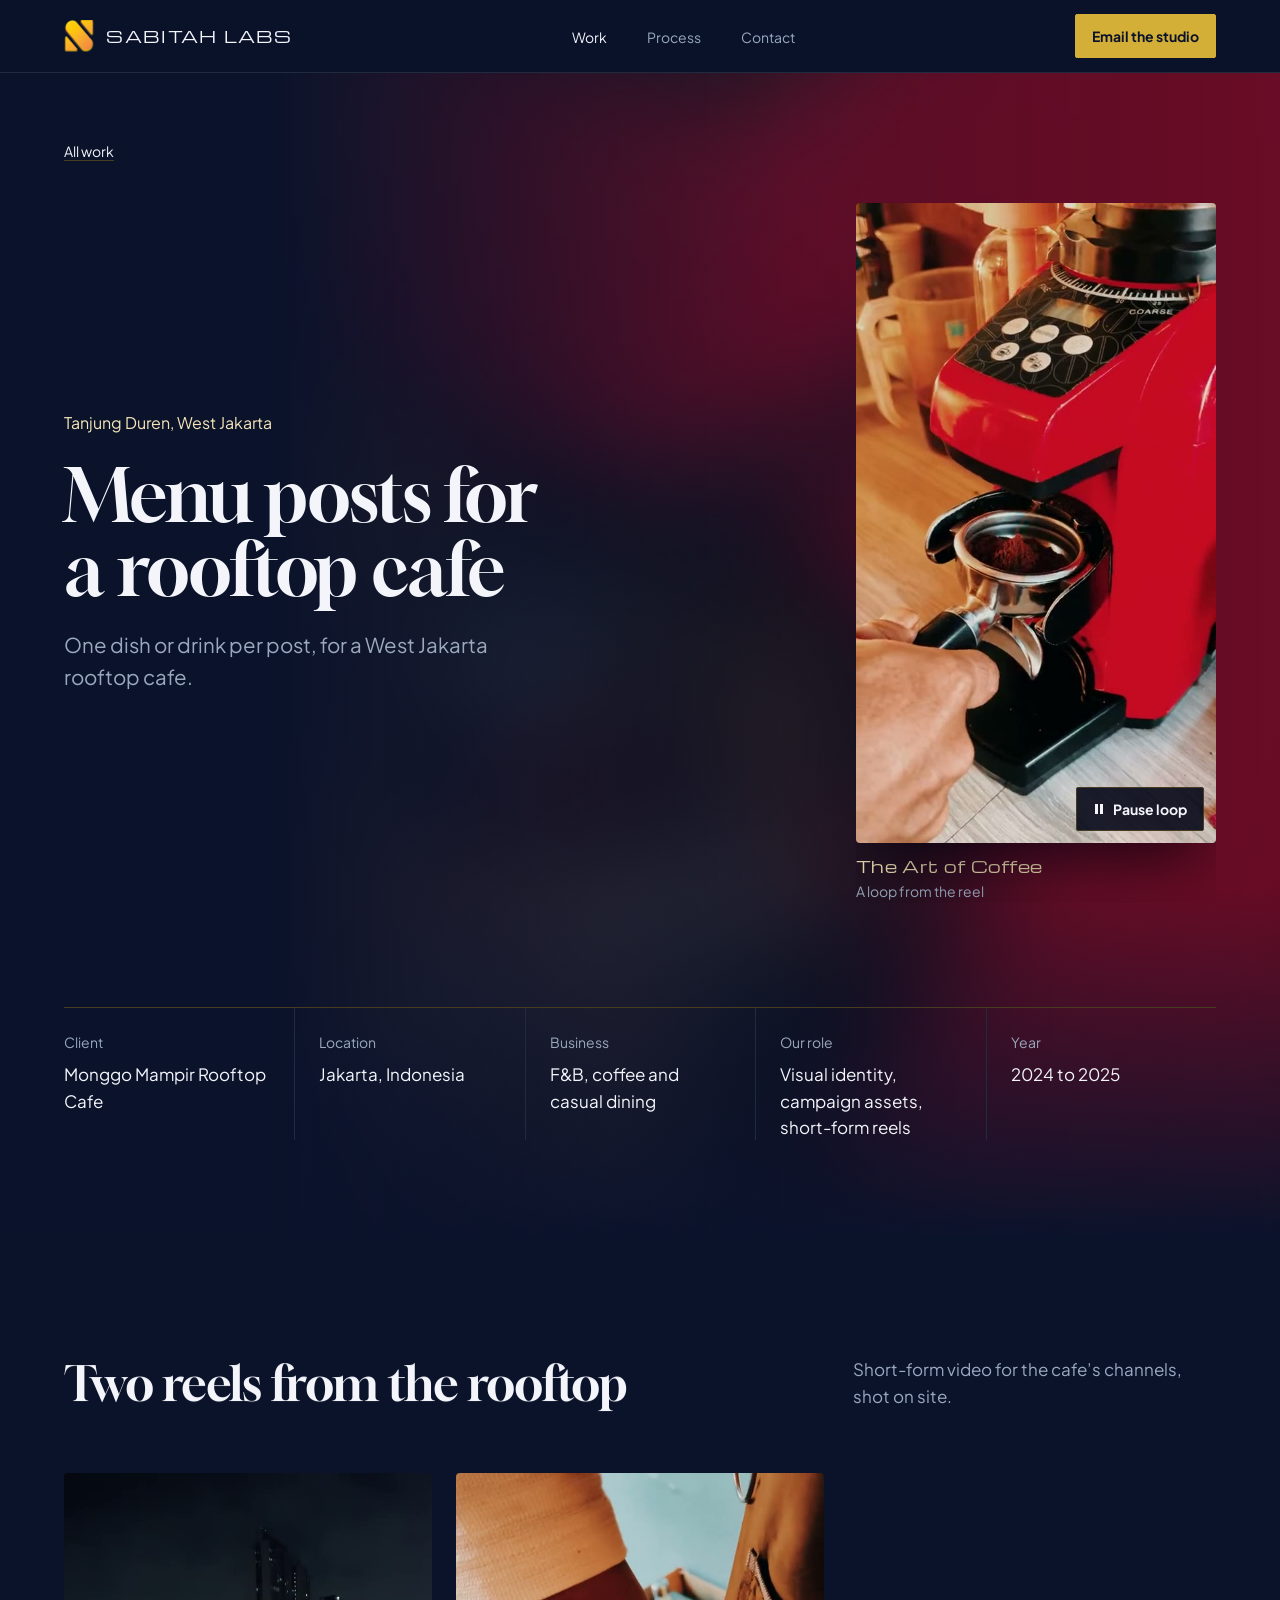
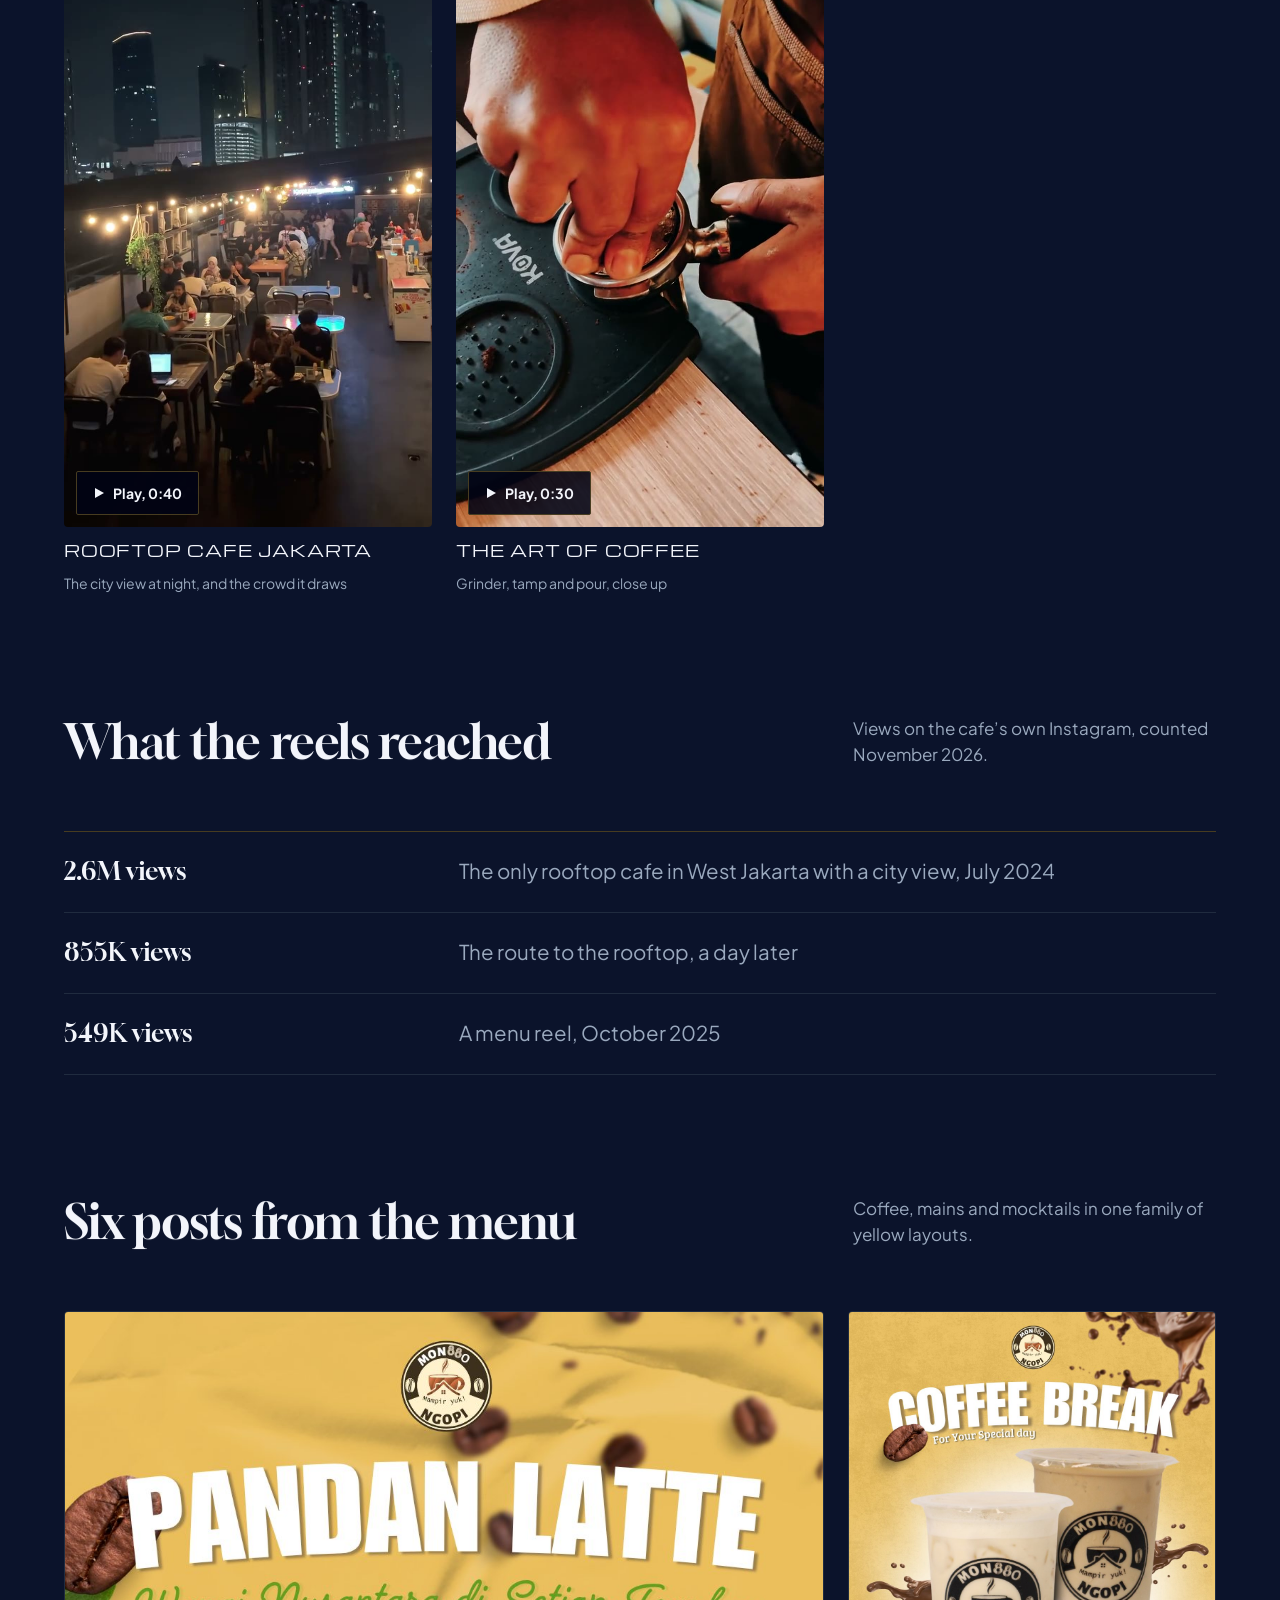
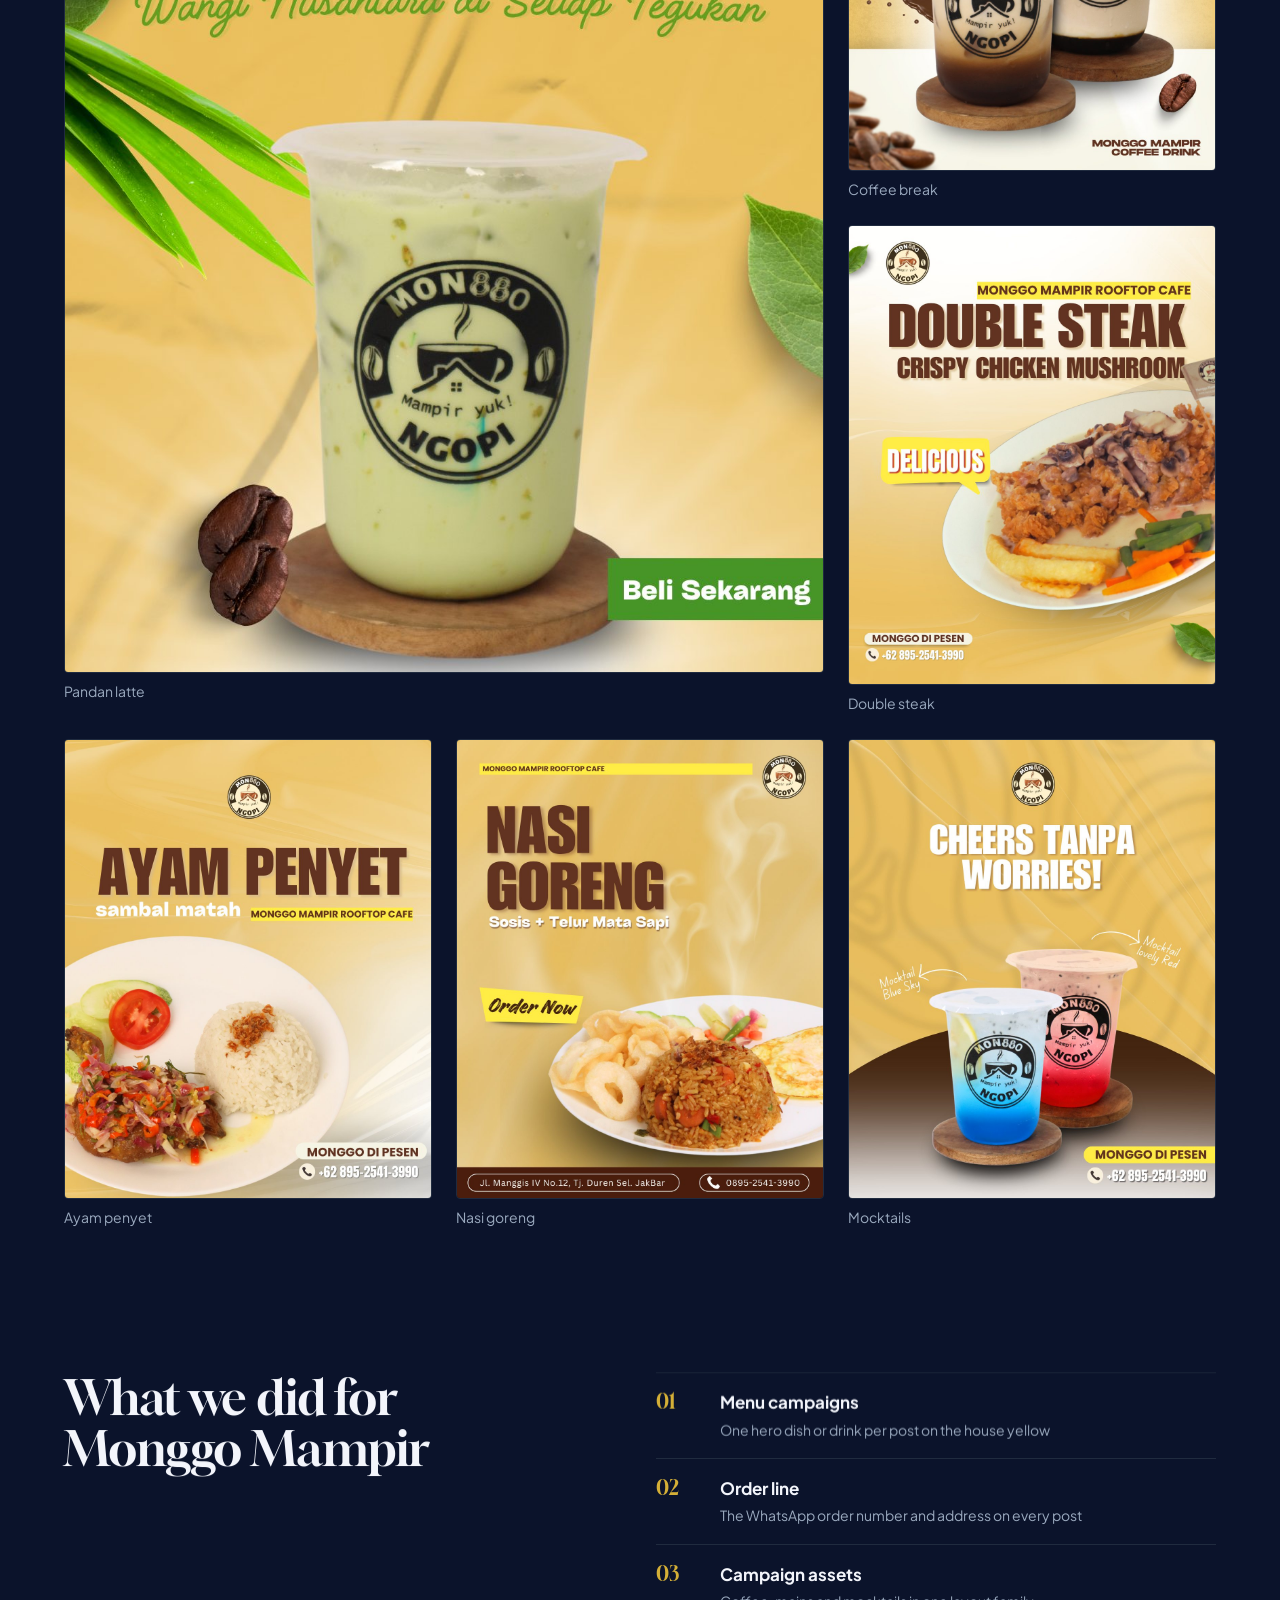
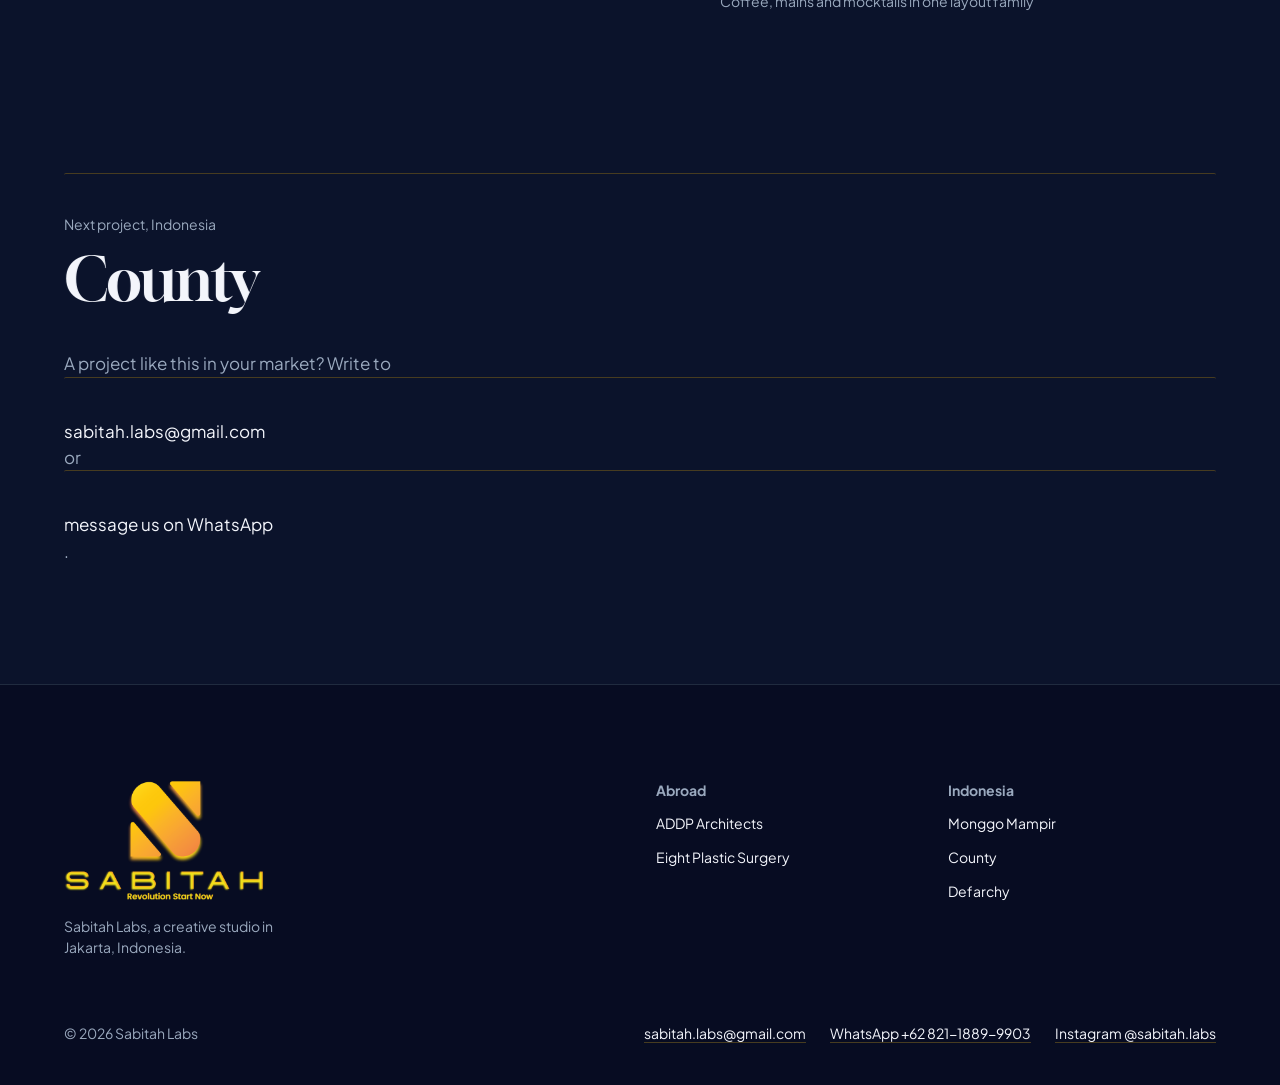
<file: monggo-mampir.html>
<!doctype html>
<html lang="en">
<head>
  <meta charset="utf-8">
  <meta name="viewport" content="width=device-width, initial-scale=1">
  <title>Monggo Mampir, Jakarta | Sabitah Labs</title>
  <meta name="description" content="Case study: menu campaign posts and social visuals for Monggo Mampir, a rooftop cafe in West Jakarta, by Sabitah Labs.">
  <meta name="theme-color" content="#0B132B">
  <meta property="og:title" content="Monggo Mampir, Jakarta | Sabitah Labs">
  <meta property="og:description" content="Case study: menu campaign posts and social visuals for Monggo Mampir, a rooftop cafe in West Jakarta, by Sabitah Labs.">
  <meta property="og:image" content="assets/web/monggo-5.jpg">
  <link rel="icon" type="image/png" href="assets/web/favicon.png">
  <script>document.documentElement.classList.add('js');</script>
  <link rel="preconnect" href="https://fonts.googleapis.com">
  <link rel="preconnect" href="https://fonts.gstatic.com" crossorigin>
  <link href="https://fonts.googleapis.com/css2?family=Gloock&family=Michroma&family=Plus+Jakarta+Sans:wght@400;700&display=swap" rel="stylesheet">
  <link rel="stylesheet" href="css/style.css">
</head>
<body>
  <a class="skip" href="#main">Skip to content</a>

  <header class="nav">
    <div class="container nav__bar">
      <a class="wordmark" href="index.html" aria-label="Sabitah Labs, home">
        <img src="assets/web/sabitah-mark.png" alt="" width="152" height="160">
        Sabitah Labs
      </a>
      <ul class="nav__links" id="nav-links">
        <li><a href="index.html#work" aria-current="page">Work</a></li>
        <li><a href="index.html#process">Process</a></li>
        <li><a href="index.html#contact">Contact</a></li>
      </ul>
      <div class="nav__end">
        <a class="btn btn--mail" href="mailto:sabitah.labs@gmail.com">Email the studio</a>
        <button class="btn btn--quiet nav__toggle" type="button" aria-expanded="false" aria-controls="nav-links">Menu</button>
      </div>
    </div>
  </header>

  <main id="main">
    <section class="case-hero" aria-labelledby="case-title">
      <div class="case-hero__ambient" aria-hidden="true"><img src="assets/web/loop-monggo.jpg" alt=""></div>
      <div class="container">
        <a class="crumb link" href="index.html#work">All work</a>
        <div class="case-hero__grid">
          <div class="case-hero__text">
            <p class="case-hero__city">Tanjung Duren, West Jakarta</p>
            <h1 id="case-title">Menu posts for a rooftop cafe</h1>
            <p class="case-hero__lede">One dish or drink per post, for a West Jakarta rooftop cafe.</p>
          </div>
          <figure class="case-hero__cover">
            <div class="film-wrap" data-loop><video muted loop playsinline preload="metadata" poster="assets/web/loop-monggo.jpg" aria-label="A barista tamping espresso, a loop from The Art of Coffee"><source src="assets/web/loop-monggo.mp4" type="video/mp4"></video><div class="film__ctrl"><button class="chip" type="button" data-loop-toggle aria-pressed="false"><svg viewBox="0 0 12 12" aria-hidden="true"><path d="M2 1h3v10H2zM7 1h3v10H7z" fill="currentColor"/></svg><span>Pause loop</span></button></div></div>
            <figcaption class="credits"><b>The Art of Coffee</b><span>A loop from the reel</span></figcaption>
          </figure>
          <dl class="case-facts">
          <div><dt>Client</dt><dd>Monggo Mampir Rooftop Cafe</dd></div>
          <div><dt>Location</dt><dd>Jakarta, Indonesia</dd></div>
          <div><dt>Business</dt><dd>F&amp;B, coffee and casual dining</dd></div>
          <div><dt>Our role</dt><dd>Visual identity, campaign assets, short-form reels</dd></div>
          <div><dt>Year</dt><dd>2024 to 2025</dd></div>
          </dl>
        </div>
      </div>
    </section>

    <section class="section--tight" aria-labelledby="films-title">
      <div class="container">
        <div class="section__head">
          <h2 id="films-title">Two reels from the rooftop</h2>
          <p>Short-form video for the cafe’s channels, shot on site.</p>
        </div>
        <div class="films films--2">
          <article class="film-card">
            <button class="film-card__play" type="button" data-play data-src="assets/web/monggo-rooftop-720.mp4" data-poster="assets/web/monggo-rooftop-720.jpg" data-title="Rooftop cafe Jakarta">
              <img src="assets/web/monggo-rooftop-720.jpg" alt="" width="720" height="1280" loading="lazy">
              <span class="chip"><svg viewBox="0 0 12 12" aria-hidden="true"><path d="M2 1l9 5-9 5z" fill="currentColor"/></svg>Play, 0:40</span>
            </button>
            <h3>Rooftop cafe Jakarta</h3>
            <p>The city view at night, and the crowd it draws</p>
          </article>
          <article class="film-card">
            <button class="film-card__play" type="button" data-play data-src="assets/web/monggo-coffee-720.mp4" data-poster="assets/web/monggo-coffee-720.jpg" data-title="The Art of Coffee">
              <img src="assets/web/monggo-coffee-720.jpg" alt="" width="720" height="1280" loading="lazy">
              <span class="chip"><svg viewBox="0 0 12 12" aria-hidden="true"><path d="M2 1l9 5-9 5z" fill="currentColor"/></svg>Play, 0:30</span>
            </button>
            <h3>The Art of Coffee</h3>
            <p>Grinder, tamp and pour, close up</p>
          </article>
        </div>
      </div>
    </section>

    <section class="section--tight" aria-labelledby="reach-title">
      <div class="container">
        <div class="section__head">
          <h2 id="reach-title">What the reels reached</h2>
          <p>Views on the cafe’s own Instagram, counted November 2026.</p>
        </div>
        <dl class="ledger">
          <div><dt>2.6M views</dt><dd>The only rooftop cafe in West Jakarta with a city view, July 2024</dd></div>
          <div><dt>855K views</dt><dd>The route to the rooftop, a day later</dd></div>
          <div><dt>549K views</dt><dd>A menu reel, October 2025</dd></div>
        </dl>
      </div>
    </section>

    <section class="section--tight" aria-labelledby="gallery-title">
      <div class="container">
        <div class="section__head">
          <h2 id="gallery-title">Six posts from the menu</h2>
          <p>Coffee, mains and mocktails in one family of yellow layouts.</p>
        </div>
        <div class="gallery gallery--lead">
          <figure data-reveal style="--i:0"><img src="assets/web/monggo-5.jpg" alt="Pandan Latte post, a green iced latte with pandan leaves and coffee beans" width="1080" height="1350" loading="eager"><figcaption>Pandan latte</figcaption></figure>
          <figure data-reveal style="--i:1"><img src="assets/web/monggo-3.jpg" alt="Coffee Break post, two iced coffees on wooden coasters" width="1080" height="1350" loading="lazy"><figcaption>Coffee break</figcaption></figure>
          <figure data-reveal style="--i:2"><img src="assets/web/monggo-4.jpg" alt="Double Steak post, crispy chicken steak with mushroom sauce and fries" width="1080" height="1350" loading="lazy"><figcaption>Double steak</figcaption></figure>
          <figure data-reveal style="--i:3"><img src="assets/web/monggo-6.jpg" alt="Ayam Penyet post, fried chicken with sambal matah and rice" width="1080" height="1350" loading="lazy"><figcaption>Ayam penyet</figcaption></figure>
          <figure data-reveal style="--i:4"><img src="assets/web/monggo-7.jpg" alt="Nasi Goreng post, fried rice with sausage, egg and crackers" width="1080" height="1350" loading="lazy"><figcaption>Nasi goreng</figcaption></figure>
          <figure data-reveal style="--i:5"><img src="assets/web/monggo-9.jpg" alt="Cheers tanpa worries post, a blue and a red mocktail" width="1080" height="1350" loading="lazy"><figcaption>Mocktails</figcaption></figure>
        </div>
      </div>
    </section>

    <section class="section" aria-labelledby="scope-title">
      <div class="container scope">
        <h2 id="scope-title">What we did for Monggo Mampir</h2>
        <ol>
          <li><div><strong>Menu campaigns</strong><span>One hero dish or drink per post on the house yellow</span></div></li>
          <li><div><strong>Order line</strong><span>The WhatsApp order number and address on every post</span></div></li>
          <li><div><strong>Campaign assets</strong><span>Coffee, mains and mocktails in one layout family</span></div></li>
        </ol>
      </div>
    </section>

    <section class="next" aria-label="Next project">
      <div class="container">
        <a href="county.html">
          <span>Next project, Indonesia</span>
          <strong>County</strong>
        </a>
        <p class="muted next__note">A project like this in your market? Write to <a class="link" href="mailto:sabitah.labs@gmail.com">sabitah.labs@gmail.com</a> or <a class="link" href="https://wa.me/6282118899903">message us on WhatsApp</a>.</p>
      </div>
    </section>
  </main>

  <footer class="footer">
    <div class="container">
      <div class="footer__mast">
        <div class="footer__brand">
          <img src="assets/web/sabitah-logo-trimmed.png" alt="Sabitah, Revolution Start Now" width="640" height="380" loading="lazy">
          <p>Sabitah Labs, a creative studio in Jakarta, Indonesia.</p>
        </div>
        <nav class="footer__nav" aria-label="Footer">
          <div>
            <h2>Abroad</h2>
            <ul>
              <li><a href="addp.html">ADDP Architects</a></li>
              <li><a href="eight.html">Eight Plastic Surgery</a></li>
            </ul>
          </div>
          <div>
            <h2>Indonesia</h2>
            <ul>
              <li><a href="monggo-mampir.html">Monggo Mampir</a></li>
              <li><a href="county.html">County</a></li>
              <li><a href="defarchy.html">Defarchy</a></li>
            </ul>
          </div>
        </nav>
      </div>
      <div class="footer__base">
        <span>&copy; 2026 Sabitah Labs</span>
        <span class="footer__contact"><a class="link" href="mailto:sabitah.labs@gmail.com">sabitah.labs@gmail.com</a><a class="link" href="https://wa.me/6282118899903">WhatsApp +62 821-1889-9903</a><a class="link" href="https://www.instagram.com/sabitah.labs/">Instagram @sabitah.labs</a></span>
      </div>
    </div>
  </footer>

  <dialog class="player" id="player" aria-label="Film player">
    <div class="player__bar">
      <span data-player-title>Film</span>
      <button class="chip" type="button" data-close>Close</button>
    </div>
    <video controls playsinline preload="none" poster="assets/web/sabitah-showreel-poster.jpg"></video>
  </dialog>

  <script src="js/vendor/motion.min.js" defer></script>
  <script src="js/main.js" defer></script>
</body>
</html>
</file>
<file: css/style.css>
/* Hallmark · shape: City Index (work filed by the city it was made for) · genre: editorial · theme: custom · job: hire · idea: "Every project is filed under the city it was made for, so a Jakarta studio reads as one already working in Singapore and Seoul" · vibe: "navy screening room, gold credits, editorial calm"
 * paper: oklch(19.4% 0.05 268) brand navy #0B132B · accent: oklch(76.7% 0.139 91) brand gold #D4AF37 · display: Gloock · body: Plus Jakarta Sans (named in the brief; drawn for the city of Jakarta) · hero: split screening, headline left, the real Lentor Modern film playing in a tall frame right · nav: wordmark left, three links, one email action, sticky over navy · footer: mast, the S mark and wordmark over every case page and the studio city · imagery: the user's own client work only, no library photos · signature: the ADDP Lentor Modern film running in the first screen, credited with its city
 * credits: Michroma as the one outlier role, the brand voice (wordmark, film credits, client names), matched to the wide geometric SABITAH logo
 * axes: dark/high-contrast-serif/chromatic-yellow · posture: Committed (brand navy field carries the page, gold stays a signal) · contrast: pass · fold: pass · v2.0.0 */
/* Hallmark · pre-emit critique: P4 H5 E4 S5 R4 V4 · weakest: E, the vertical film fights a landscape screen; framed it as a tall screening frame beside the type instead of cropping it wide */
/* Hallmark · waive 42 · nav: wordmark left, three links, email action right · a hire page needs the contact in the nav per its anatomy, so the plain bar is the job */
/* Hallmark · dismissed 29 · the hero backdrop is the showreel itself, blurred behind the sharp frame like a cinema screen spill, not a decorative glow or orb */
/* Hallmark · dismissed 23 · the reading progress bar on case pages is 2px tall, a sliver of gold at the top edge, far under 5% of the viewport */
@import url("./tokens.css");
@import url("./base.css");
@import url("./animations.css");

/* ---------- Base ---------- */
body { font-size: 1.0625rem; }
.container { max-width: var(--container); }
h1, h2, h3 { font-weight: 400; letter-spacing: var(--tracking-display); color: var(--color-ink); }
h2 { font-size: var(--text-section); line-height: 1.06; max-width: 22ch; }
h3 { font-size: var(--text-title); line-height: 1.2; }
a { color: inherit; }
.muted { color: var(--color-muted); }

.skip { position: absolute; left: var(--space-md); top: calc(-1 * var(--space-3xl)); z-index: var(--z-toast); padding: var(--space-xs) var(--space-md); background: var(--color-ink); color: var(--color-paper); border-radius: var(--radius-input); }
.skip:focus-visible { top: var(--space-md); }

/* ---------- Buttons ---------- */
.btn { display: inline-flex; align-items: center; justify-content: center; gap: var(--space-xs); min-height: 48px; padding: 0 var(--space-lg); border: 1px solid var(--color-accent); border-radius: var(--radius-input); background: var(--color-accent); color: var(--color-accent-ink); font: 700 var(--text-md)/1 var(--font-body); white-space: nowrap; text-decoration: none; cursor: pointer; transition: background-color var(--dur-short) var(--ease-out), border-color var(--dur-short) var(--ease-out), color var(--dur-short) var(--ease-out), transform var(--dur-micro) var(--ease-out); }
.btn:hover { background: var(--color-accent-2); border-color: var(--color-accent-2); }
.btn:active { transform: translateY(1px); }
.btn:focus-visible { outline: 2px solid var(--color-focus); outline-offset: 3px; }
.btn:disabled, .btn[aria-disabled="true"] { opacity: 0.55; cursor: not-allowed; transform: none; }
.btn--quiet { background: transparent; color: var(--color-ink); border-color: var(--color-rule); }
.btn--quiet:hover { background: var(--color-paper-2); border-color: var(--color-muted); }
.btn svg { width: 14px; height: 14px; flex-shrink: 0; }

.link { color: var(--color-ink); text-decoration: underline; text-decoration-color: var(--color-rule); text-underline-offset: 0.24em; transition: text-decoration-color var(--dur-short) var(--ease-out), color var(--dur-short) var(--ease-out); }
.link:hover { text-decoration-color: var(--color-accent); color: var(--color-ink-2); }
.link:active { color: var(--color-accent); }
.link:focus-visible { outline: 2px solid var(--color-focus); outline-offset: 3px; border-radius: var(--radius-input); }

/* ---------- Nav ---------- */
.nav { position: sticky; top: 0; z-index: var(--z-sticky-nav); background: color-mix(in oklab, var(--color-paper) 88%, transparent); backdrop-filter: blur(12px); -webkit-backdrop-filter: blur(12px); border-bottom: 1px solid var(--color-rule-soft); }
.nav__bar { display: flex; align-items: center; justify-content: space-between; gap: var(--space-lg); min-height: var(--nav-h); }
.wordmark { display: inline-flex; align-items: center; gap: var(--space-sm); text-decoration: none; color: var(--color-ink); font: 400 1rem/1 var(--font-outlier); letter-spacing: 0.08em; text-transform: uppercase; white-space: nowrap; border-radius: var(--radius-input); }
.wordmark img { width: auto; height: 32px; flex-shrink: 0; }
.wordmark:hover { color: var(--color-ink-2); }
.wordmark:focus-visible { outline: 2px solid var(--color-focus); outline-offset: 4px; }
.nav__links { display: flex; align-items: center; gap: var(--space-xl); margin: 0; padding: 0; list-style: none; }
.nav__links a { color: var(--color-muted); text-decoration: none; font-size: var(--text-sm); white-space: nowrap; padding: var(--space-xs) 0; transition: color var(--dur-short) var(--ease-out); }
.nav__links a:hover, .nav__links a[aria-current="page"] { color: var(--color-ink); }
.nav__links a:focus-visible { outline: 2px solid var(--color-focus); outline-offset: 4px; border-radius: var(--radius-input); }
.nav__end { display: flex; align-items: center; gap: var(--space-md); }
.nav .btn { min-height: 44px; padding: 0 var(--space-md); font-size: var(--text-sm); }
.nav__toggle { display: none; }

@media (max-width: 52rem) {
  .nav__links { display: none; }
  .nav__toggle { display: inline-flex; }
  .nav.is-open .nav__links { display: flex; position: absolute; inset: var(--nav-h) 0 auto 0; flex-direction: column; align-items: stretch; gap: 0; padding: var(--space-xs) var(--gutter) var(--space-lg); background: var(--color-paper); border-bottom: 1px solid var(--color-rule); }
  .nav.is-open .nav__links a { display: block; padding: var(--space-md) 0; font-size: var(--text-lg); color: var(--color-ink); border-top: 1px solid var(--color-rule-soft); }
  .nav .btn--mail { display: none; }
}

/* ---------- Hero ---------- */
.hero { min-height: calc(100dvh - var(--nav-h)); display: grid; align-items: center; padding-block: var(--space-xl) var(--space-2xl); }
.hero__grid { display: grid; grid-template-columns: repeat(12, minmax(0, 1fr)); gap: var(--gap-columns); align-items: center; }
.hero__copy { grid-column: 1 / span 7; display: grid; gap: var(--space-lg); }
.hero h1 { font-size: var(--text-display); line-height: 1.02; max-width: 13ch; }
.hero__lede { font-size: var(--text-lead); line-height: 1.5; color: var(--color-muted); max-width: 40ch; }
.hero__actions { display: flex; flex-wrap: wrap; gap: var(--space-sm); padding-top: var(--space-xs); }
.hero__film { grid-column: 8 / span 5; justify-self: end; width: fit-content; margin: 0; }
.hero__film .film { height: min(70dvh, 660px); width: auto; max-height: none; }

/* ---------- Film frame (hero + flagship) ---------- */
.film { position: relative; aspect-ratio: 9 / 16; max-height: min(70dvh, 660px); margin-inline: auto; background: var(--color-paper-deep); border: 1px solid var(--color-rule); border-radius: var(--radius-card); overflow: hidden; }
.film video, .film img { width: 100%; height: 100%; object-fit: cover; }
.film__ctrl { position: absolute; right: var(--space-sm); bottom: var(--space-sm); z-index: var(--z-raised); display: flex; gap: var(--space-xs); }
.chip { display: inline-flex; align-items: center; gap: var(--space-xs); min-height: 44px; padding: 0 var(--space-md); border: 1px solid var(--color-rule); border-radius: var(--radius-input); background: var(--color-scrim); color: var(--color-ink); font: 700 var(--text-sm)/1 var(--font-body); white-space: nowrap; cursor: pointer; transition: border-color var(--dur-short) var(--ease-out), color var(--dur-short) var(--ease-out), transform var(--dur-micro) var(--ease-out); }
.chip:hover { border-color: var(--color-accent); color: var(--color-ink-2); }
.chip:active { transform: translateY(1px); }
.chip:focus-visible { outline: 2px solid var(--color-focus); outline-offset: 2px; }
.chip:disabled { opacity: 0.55; cursor: not-allowed; }
.chip svg { width: 12px; height: 12px; flex-shrink: 0; }
.film-caption { display: grid; gap: var(--space-3xs); padding-top: var(--space-sm); font-size: var(--text-sm); color: var(--color-muted); }
.film-caption strong { color: var(--color-ink); font-weight: 700; }

/* ---------- Section rhythm ---------- */
.section { padding-block: var(--section-gap) 0; }
.section--tight { padding-block: var(--section-gap-s) 0; }
.section--wide { padding-block: var(--section-gap-l) 0; }
.section__head { display: grid; grid-template-columns: repeat(12, minmax(0, 1fr)); gap: var(--gap-columns); align-items: end; padding-bottom: var(--space-2xl); }
.section__head h2 { grid-column: 1 / span 7; }
.section__head p { grid-column: 9 / span 4; color: var(--color-muted); max-width: 38ch; }

/* ---------- Flagship: Singapore and Seoul ---------- */
.flagship { display: grid; gap: var(--space-3xl); }
.flag { display: grid; grid-template-columns: repeat(12, minmax(0, 1fr)); gap: var(--gap-columns); align-items: center; padding-top: var(--space-xl); border-top: 1px solid var(--color-rule); }
.flag__media { grid-column: 1 / span 6; margin: 0; position: relative; display: grid; grid-template-columns: repeat(2, minmax(0, 1fr)); gap: var(--space-md); }
.flag__media img { width: 100%; aspect-ratio: 4 / 5; object-fit: cover; border-radius: var(--radius-card); border: 1px solid var(--color-rule-soft); }
.flag__media .chip { position: absolute; left: var(--space-md); bottom: var(--space-md); z-index: var(--z-raised); }
.flag__body { grid-column: 8 / span 5; display: grid; gap: var(--space-lg); align-content: center; }
.flag--flip .flag__media { grid-column: 7 / span 6; grid-row: 1; }
.flag--flip .flag__body { grid-column: 1 / span 5; grid-row: 1; }
.flag__city { font: 400 var(--text-city)/0.95 var(--font-display); letter-spacing: -0.02em; color: var(--color-ink); margin: 0; overflow-wrap: break-word; min-width: 0; }
.flag__body h3 { font: 400 var(--text-lg)/1.3 var(--font-outlier); letter-spacing: 0.06em; text-transform: uppercase; color: var(--color-ink-2); }

.facts { display: grid; gap: 0; margin: 0; }
.facts > div { display: grid; grid-template-columns: minmax(0, 7.5rem) minmax(0, 1fr); gap: var(--space-md); padding-block: var(--space-sm); border-top: 1px solid var(--color-rule-soft); }
.facts dt { color: var(--color-muted); font-size: var(--text-sm); padding-top: var(--space-3xs); }
.facts dd { margin: 0; color: var(--color-ink); }

/* ---------- Index of work ---------- */
.index { list-style: none; margin: 0; padding: 0; border-bottom: 1px solid var(--color-rule); }
.index__head, .index__row { display: grid; grid-template-columns: 88px minmax(0, 2.4fr) minmax(0, 2.4fr) minmax(0, 2.4fr); gap: var(--space-lg); align-items: center; }
.index__head { padding-bottom: var(--space-sm); color: var(--color-muted); font-size: var(--text-sm); }
.index__row { padding-block: var(--space-md); border-top: 1px solid var(--color-rule); color: var(--color-ink); text-decoration: none; transition: background-color var(--dur-short) var(--ease-out); }
.index__row:hover { background: var(--color-paper-2); }
.index__row:focus-visible { outline: 2px solid var(--color-focus); outline-offset: 2px; }
.index__row:active { background: var(--color-paper-3); }
.index__thumb { width: 88px; aspect-ratio: 4 / 5; object-fit: cover; border-radius: var(--radius-input); background: var(--color-paper-2); }
.index__thumb--logo { object-fit: contain; background: var(--color-ink); padding: var(--space-xs); }
.index__city { font: 400 var(--text-3xl)/1 var(--font-display); letter-spacing: -0.015em; }
.index__client { display: grid; gap: var(--space-3xs); }
.index__client strong { font-weight: 700; }
.index__cell { color: var(--color-muted); font-size: var(--text-sm); }
.index__go { justify-self: end; color: var(--color-ink-2); font-size: var(--text-sm); white-space: nowrap; }

/* ---------- Services ---------- */
.services { display: grid; grid-template-columns: repeat(2, minmax(0, 1fr)); gap: var(--gap-columns); }
.service { padding: var(--space-xl); background: var(--color-paper-2); border-radius: var(--radius-card); display: grid; gap: var(--space-lg); align-content: start; }
.service h3 { font-size: var(--text-2xl); }
.service ul { list-style: none; margin: 0; padding: 0; }
.service li { display: grid; grid-template-columns: minmax(0, 1fr) auto; gap: var(--space-md); padding-block: var(--space-sm); border-top: 1px solid var(--color-rule-soft); }
.service li a { color: var(--color-muted); font-size: var(--text-sm); white-space: nowrap; }

/* ---------- Hours ---------- */
.hours { display: grid; grid-template-columns: repeat(3, minmax(0, 1fr)); }
.hours > div { padding-inline: var(--space-lg); border-left: 1px solid var(--color-rule); display: grid; gap: var(--space-xs); }
.hours > div:first-child { padding-left: 0; border-left: 0; }
.hours b { font: 400 var(--text-city)/1 var(--font-display); font-variant-numeric: tabular-nums; color: var(--color-ink); letter-spacing: -0.02em; }
.hours span { color: var(--color-muted); font-size: var(--text-sm); }
.hours strong { font-weight: 700; color: var(--color-ink); font-size: var(--text-md); }

/* ---------- Contact ---------- */
.contact { padding-block: var(--section-gap-l) var(--section-gap); }
.contact__inner { display: grid; gap: var(--space-xl); padding-top: var(--space-2xl); border-top: 1px solid var(--color-rule); }
.contact__mail { font: 400 var(--text-display-s)/1.05 var(--font-display); color: var(--color-ink); text-decoration: underline; text-decoration-thickness: 2px; text-decoration-color: var(--color-accent); text-underline-offset: 0.16em; overflow-wrap: break-word; min-width: 0; width: fit-content; max-width: 100%; transition: color var(--dur-short) var(--ease-out); }
.contact__mail:hover { color: var(--color-ink-2); }
.contact__mail:focus-visible { outline: 2px solid var(--color-focus); outline-offset: 6px; border-radius: var(--radius-input); }
.contact__row { display: flex; flex-wrap: wrap; gap: var(--space-md); align-items: center; }

/* ---------- Footer ---------- */
.footer { background: var(--color-paper-deep); color: var(--color-ink); padding-block: var(--space-3xl) var(--space-xl); border-top: 1px solid var(--color-rule-soft); }
.footer__mast { display: grid; grid-template-columns: repeat(12, minmax(0, 1fr)); gap: var(--gap-columns); align-items: start; }
.footer__brand { grid-column: 1 / span 5; display: grid; gap: var(--space-md); }
.footer__brand img { width: 200px; height: auto; }
.footer__brand p { color: var(--color-muted); font-size: var(--text-sm); max-width: 32ch; }
.footer__nav { grid-column: 7 / span 6; display: grid; grid-template-columns: repeat(2, minmax(0, 1fr)); gap: var(--space-lg); }
.footer__nav ul { list-style: none; margin: 0; padding: 0; display: grid; gap: var(--space-xs); }
.footer__nav h2 { font: 700 var(--text-sm)/1.4 var(--font-body); color: var(--color-muted); letter-spacing: 0; padding-bottom: var(--space-xs); }
.footer__nav a { color: var(--color-ink); text-decoration: none; font-size: var(--text-sm); white-space: nowrap; }
.footer__nav a:hover { color: var(--color-ink-2); text-decoration: underline; }
.footer__nav a:focus-visible { outline: 2px solid var(--color-focus); outline-offset: 3px; border-radius: var(--radius-input); }
.footer__base { display: flex; flex-wrap: wrap; justify-content: space-between; gap: var(--space-md); padding-top: var(--space-2xl); color: var(--color-muted); font-size: var(--text-sm); }

/* ---------- Case pages ---------- */
.case-hero { padding-block: var(--space-2xl) var(--space-3xl); }
.crumb { display: inline-flex; padding-bottom: var(--space-xl); font-size: var(--text-sm); }
.case-hero__grid { display: grid; grid-template-columns: repeat(12, minmax(0, 1fr)); gap: var(--space-xl) var(--gap-columns); align-items: end; }
.case-hero__city { grid-column: 1 / -1; font: 400 var(--text-md)/1.4 var(--font-body); color: var(--color-ink-2); }
.case-hero h1 { grid-column: 1 / span 8; font-size: var(--text-display); line-height: 1.02; max-width: 16ch; }
.case-hero__lede { grid-column: 1 / span 7; font-size: var(--text-lead); color: var(--color-muted); max-width: 46ch; }
.case-facts { grid-column: 1 / -1; display: grid; grid-template-columns: repeat(5, minmax(0, 1fr)); margin: 0; border-top: 1px solid var(--color-rule); }
.case-facts > div { padding: var(--space-lg) var(--space-lg) 0; border-left: 1px solid var(--color-rule-soft); display: grid; gap: var(--space-xs); align-content: start; }
.case-facts > div:first-child { padding-left: 0; border-left: 0; }
.case-facts dt { color: var(--color-muted); font-size: var(--text-sm); }
.case-facts dd { margin: 0; }

.stage { background: var(--color-paper-deep); padding-block: var(--space-3xl); border-block: 1px solid var(--color-rule-soft); }
.stage__grid { display: grid; grid-template-columns: repeat(12, minmax(0, 1fr)); gap: var(--gap-columns); align-items: center; }
.stage__film { grid-column: 2 / span 4; margin: 0; }
.stage__film .film { max-height: min(82dvh, 760px); }
.stage__film video { object-fit: contain; background: var(--color-paper-deep); }
.stage__notes { grid-column: 7 / span 5; display: grid; gap: var(--space-lg); }
.stage__notes h2 { font-size: var(--text-section); }

.stills { display: grid; grid-template-columns: repeat(4, minmax(0, 1fr)); gap: var(--space-md); }
.stills figure, .gallery figure { margin: 0; display: grid; gap: var(--space-xs); }
.stills img { width: 100%; aspect-ratio: 9 / 16; object-fit: cover; border-radius: var(--radius-card); }
.stills figcaption, .gallery figcaption, .plate figcaption { font-size: var(--text-sm); color: var(--color-muted); }

.gallery { display: grid; grid-template-columns: repeat(3, minmax(0, 1fr)); gap: var(--space-lg); }
.gallery img { width: 100%; aspect-ratio: 4 / 5; object-fit: cover; border-radius: var(--radius-card); border: 1px solid var(--color-rule-soft); }
.gallery--lead figure:first-child { grid-column: span 2; grid-row: span 2; }
.gallery--lead figure:first-child img { aspect-ratio: auto; height: 100%; }

.plates { display: grid; grid-template-columns: repeat(2, minmax(0, 1fr)); gap: var(--gap-columns); }
.plate { margin: 0; display: grid; gap: var(--space-sm); }
.plate img { width: 100%; border-radius: var(--radius-card); border: 1px solid var(--color-rule-soft); }
.plate--light img { background: var(--color-ink); }
.plate--full { grid-column: 1 / -1; }

.scope { display: grid; grid-template-columns: repeat(12, minmax(0, 1fr)); gap: var(--gap-columns); }
.scope h2 { grid-column: 1 / span 5; }
.scope ol { grid-column: 7 / span 6; list-style: none; margin: 0; padding: 0; counter-reset: s; }
.scope li { counter-increment: s; display: grid; grid-template-columns: 3rem minmax(0, 1fr); gap: var(--space-md); padding-block: var(--space-md); border-top: 1px solid var(--color-rule-soft); }
.scope li::before { content: counter(s, decimal-leading-zero); font: 400 var(--text-lg)/1.3 var(--font-display); color: var(--color-accent); font-variant-numeric: tabular-nums; }
.scope li strong { display: block; font-weight: 700; }
.scope li span { color: var(--color-muted); font-size: var(--text-sm); }

.next { padding-block: var(--section-gap) var(--section-gap-s); }
.next a { display: grid; gap: var(--space-sm); padding-top: var(--space-xl); border-top: 1px solid var(--color-rule); text-decoration: none; color: var(--color-ink); border-radius: var(--radius-input); }
.next span { color: var(--color-muted); font-size: var(--text-sm); }
.next strong { font: 400 var(--text-display-s)/1.05 var(--font-display); letter-spacing: -0.015em; overflow-wrap: break-word; min-width: 0; transition: color var(--dur-short) var(--ease-out); }
.next a:hover strong { color: var(--color-ink-2); }
.next a:focus-visible { outline: 2px solid var(--color-focus); outline-offset: 6px; }

/* ---------- Video dialog ---------- */
.player { width: min(92vw, 520px); max-height: 92dvh; padding: 0; border: 1px solid var(--color-rule); border-radius: var(--radius-card); background: var(--color-paper-deep); color: var(--color-ink); }
.player::backdrop { background: var(--color-scrim); }
.player__bar { display: flex; justify-content: space-between; align-items: center; gap: var(--space-md); padding: var(--space-sm) var(--space-md); font-size: var(--text-sm); }
.player video { width: 100%; max-height: calc(92dvh - 72px); aspect-ratio: 9 / 16; object-fit: contain; background: var(--color-paper-deep); }

.next__note { padding-top: var(--space-xl); }
.plate--light img { max-height: 560px; object-fit: contain; padding: var(--space-2xl); }

/* ---------- Ledger (Calculate) ---------- */
.ledger { display: grid; margin: 0; border-top: 1px solid var(--color-rule); }
.ledger > div { display: grid; grid-template-columns: repeat(12, minmax(0, 1fr)); gap: var(--gap-columns); padding-block: var(--space-lg); border-bottom: 1px solid var(--color-rule-soft); }
.ledger dt { grid-column: 1 / span 4; font: 400 var(--text-xl)/1.2 var(--font-display); color: var(--color-ink); }
.ledger dd { grid-column: 5 / span 8; margin: 0; color: var(--color-muted); font-size: var(--text-lead); max-width: 52ch; }

/* ---------- Mascots (Defarchy) ---------- */
.mascots { display: grid; grid-template-columns: repeat(3, minmax(0, 1fr)); gap: var(--space-lg); }
.mascots figure { margin: 0; display: grid; gap: var(--space-xs); }
.mascots img { width: 100%; aspect-ratio: 1; object-fit: cover; border-radius: var(--radius-card); background: var(--color-ink); }
.mascots figcaption, .rail figcaption, .stories figcaption { font-size: var(--text-sm); color: var(--color-muted); }

/* ---------- Rail (sideways carousel) ---------- */
.rail { display: grid; grid-auto-flow: column; grid-auto-columns: minmax(260px, 30%); gap: var(--space-lg); overflow-x: auto; overscroll-behavior-x: contain; scroll-snap-type: x mandatory; padding-bottom: var(--space-md); scrollbar-color: var(--color-rule) transparent; border-radius: var(--radius-input); }
.rail:focus-visible { outline: 2px solid var(--color-focus); outline-offset: 4px; }
.rail figure { margin: 0; display: grid; gap: var(--space-xs); scroll-snap-align: start; }
.rail img { width: 100%; aspect-ratio: 3 / 4; object-fit: cover; border-radius: var(--radius-card); }

/* ---------- Stories (Defarchy) ---------- */
.stories { display: grid; grid-template-columns: repeat(12, minmax(0, 1fr)); gap: var(--gap-columns); align-items: end; }
.stories__text { grid-column: 1 / span 4; display: grid; gap: var(--space-lg); align-self: center; }
.stories figure { margin: 0; display: grid; gap: var(--space-xs); grid-column: span 4; }
.stories img { width: 100%; aspect-ratio: 9 / 16; object-fit: cover; border-radius: var(--radius-card); }

/* ---------- Contact links ---------- */
.footer__contact { display: flex; flex-wrap: wrap; gap: var(--space-xs) var(--space-lg); }

/* ---------- Cinema layer ---------- */
.hero { position: relative; isolation: isolate; overflow: clip; }
.hero__ambient, .case-hero__ambient { position: absolute; inset: 0; z-index: -1; pointer-events: none; }
.hero__ambient video, .hero__ambient img, .case-hero__ambient video, .case-hero__ambient img { width: 100%; height: 100%; object-fit: cover; transform: scale(1.25); filter: blur(48px) saturate(1.2); opacity: 0.62; }
.hero__ambient::after, .case-hero__ambient::after { content: ""; position: absolute; inset: 0; background: linear-gradient(90deg, var(--color-paper) 22%, color-mix(in oklab, var(--color-paper) 40%, transparent) 62%, color-mix(in oklab, var(--color-paper) 30%, transparent)), linear-gradient(0deg, var(--color-paper), transparent 30%); }
.hero__film .film { border: 0; box-shadow: var(--shadow-film); }
.credits { display: grid; gap: var(--space-2xs); padding-top: var(--space-md); }
.credits b { font: 400 1rem/1.4 var(--font-outlier); letter-spacing: 0.02em; color: var(--color-ink-2); }
.credits span { font-size: var(--text-sm); color: var(--color-muted); max-width: 30ch; }

/* ---------- Case title card ---------- */
.case-hero { position: relative; isolation: isolate; overflow: clip; }
.case-hero__grid { align-items: center; }
.case-hero__text { grid-column: 1 / span 7; display: grid; gap: var(--space-lg); align-content: center; }
.case-hero__text h1 { max-width: 14ch; }
.case-hero__cover { grid-column: 9 / span 4; grid-row: 1; justify-self: end; margin: 0; width: 100%; max-width: 360px; }
.case-hero__cover video, .case-hero__cover img { width: 100%; aspect-ratio: 9 / 16; object-fit: cover; border-radius: var(--radius-card); box-shadow: var(--shadow-film); }
.case-hero__cover--square img { aspect-ratio: 1; }
.case-hero__cover .credits { padding-top: var(--space-sm); }
.case-facts { margin-top: var(--space-2xl); }

/* ---------- Film cards ---------- */
.films { display: grid; grid-template-columns: repeat(4, minmax(0, 1fr)); gap: var(--space-lg); }
.films--3 { grid-template-columns: repeat(3, minmax(0, 1fr)); }
.films--2 { grid-template-columns: repeat(2, minmax(0, 1fr)); max-width: 760px; }
.film-card { display: grid; gap: var(--space-sm); align-content: start; }
.film-card__play { position: relative; display: block; width: 100%; padding: 0; border: 0; border-radius: var(--radius-card); background: var(--color-paper-deep); overflow: hidden; cursor: pointer; color: var(--color-ink); }
.film-card__play img { width: 100%; aspect-ratio: 9 / 16; object-fit: cover; transition: opacity var(--dur-short) var(--ease-out); }
.film-card__play .chip { position: absolute; left: var(--space-sm); bottom: var(--space-sm); z-index: var(--z-raised); }
.film-card__play:hover img { opacity: 0.8; }
.film-card__play:hover .chip { border-color: var(--color-accent); color: var(--color-ink-2); }
.film-card__play:focus-visible { outline: 2px solid var(--color-focus); outline-offset: 3px; }
.film-card__play:active .chip { transform: translateY(1px); }
.film-card h3 { font: 400 var(--text-md)/1.35 var(--font-outlier); letter-spacing: 0.05em; text-transform: uppercase; color: var(--color-ink); }
.film-card p { font-size: var(--text-sm); color: var(--color-muted); }
.films__note { padding-top: var(--space-lg); font-size: var(--text-sm); }

/* ---------- Walk-through: pinned, scroll-scrubbed stills (enabled by script) ---------- */
.walk.is-pinned { position: relative; height: 340svh; }
.walk.is-pinned > .container { height: 100%; display: flex; flex-direction: column; }
.walk.is-pinned .section__head { flex: none; }
.walk.is-pinned .walk__stage { position: sticky; top: var(--nav-h); height: calc(100svh - var(--nav-h)); display: grid; grid-template-columns: repeat(12, minmax(0, 1fr)); gap: var(--gap-columns); align-items: center; }
.walk.is-pinned .stills { grid-column: 6 / span 4; position: relative; display: block; height: min(78svh, 720px); aspect-ratio: 9 / 16; }
.walk.is-pinned .stills figure { position: absolute; inset: 0; opacity: 0; }
.walk.is-pinned .stills figure:first-child { opacity: 1; }
.walk.is-pinned .stills img { height: 100%; aspect-ratio: auto; }
.walk.is-pinned .stills figcaption { display: none; }
.walk__label { display: none; }
.walk.is-pinned .walk__label { display: grid; gap: var(--space-xs); grid-column: 1 / span 4; align-self: end; padding-bottom: var(--space-3xl); }
.walk__label b { font: 400 var(--text-3xl)/1 var(--font-display); color: var(--color-ink); }
.walk__label span { color: var(--color-muted); font-size: var(--text-sm); font-variant-numeric: tabular-nums; }
.walk__meter { grid-column: 11 / span 1; align-self: center; justify-self: end; width: 2px; height: 40%; background: var(--color-rule-soft); position: relative; display: none; }
.walk.is-pinned .walk__meter { display: block; }
.walk__meter i { position: absolute; inset: 0; background: var(--color-accent); transform-origin: 50% 0; transform: scaleY(0); }

/* ---------- Work index: hover preview (pointer devices, enabled by script) ---------- */
.peek { position: fixed; left: 0; top: 0; z-index: var(--z-dropdown); width: 240px; aspect-ratio: 9 / 16; pointer-events: none; }
.peek__in { width: 100%; height: 100%; border-radius: var(--radius-card); overflow: hidden; opacity: 0; background: var(--color-paper-deep); box-shadow: var(--shadow-film); }
.peek video, .peek img { width: 100%; height: 100%; object-fit: cover; }

/* ---------- Page transitions (cross-document view transitions) ---------- */
@view-transition { navigation: auto; }
.nav { view-transition-name: site-nav; }
::view-transition-old(root) { animation: vt-out 260ms var(--ease-in) both; }
::view-transition-new(root) { animation: vt-in 520ms var(--ease-out) both; }
@keyframes vt-out { to { opacity: 0; transform: translateY(-16px); } }
@keyframes vt-in { from { opacity: 0; transform: translateY(24px); } }
@media (prefers-reduced-motion: reduce) {
  ::view-transition-old(root), ::view-transition-new(root) { animation: none; }
  .film-card__play img { transition: none; }
}

/* ---------- Responsive ---------- */
@media (max-width: 72rem) {
  .index__head, .index__row { grid-template-columns: 72px minmax(0, 2fr) minmax(0, 2.4fr); }
  .index__head > :nth-child(4), .index__row > .index__cell--role { display: none; }
  .index__thumb { width: 72px; }
  .stills { grid-template-columns: repeat(2, minmax(0, 1fr)); }
  .mascots { grid-template-columns: repeat(2, minmax(0, 1fr)); }
  .rail { grid-auto-columns: minmax(240px, 42%); }
  .films { grid-template-columns: repeat(2, minmax(0, 1fr)); }
}
@media (max-width: 60rem) {
  .hero { min-height: 0; padding-block: var(--space-2xl); }
  .hero__copy { grid-column: 1 / -1; }
  .hero__film { grid-column: 1 / -1; justify-self: start; }
  .hero__film .film { height: min(72svh, 560px); }
  .section__head h2, .section__head p { grid-column: 1 / -1; }
  .flag__media, .flag__body, .flag--flip .flag__media, .flag--flip .flag__body { grid-column: 1 / -1; grid-row: auto; }
  .services { grid-template-columns: minmax(0, 1fr); }
  .footer__brand, .footer__nav { grid-column: 1 / -1; }
  .case-hero h1, .case-hero__lede { grid-column: 1 / -1; }
  .case-facts { grid-template-columns: repeat(2, minmax(0, 1fr)); }
  .case-facts { grid-template-columns: repeat(3, minmax(0, 1fr)); }
  .case-facts > div:nth-child(4) { padding-left: 0; border-left: 0; }
  .stage__film { grid-column: 1 / -1; max-width: 380px; }
  .stage__notes { grid-column: 1 / -1; }
  .gallery { grid-template-columns: repeat(2, minmax(0, 1fr)); }
  .scope h2, .scope ol { grid-column: 1 / -1; }
  .ledger dt, .ledger dd { grid-column: 1 / -1; }
  .stories__text { grid-column: 1 / -1; }
  .stories figure { grid-column: span 6; }
  .case-hero__text { grid-column: 1 / -1; }
  .case-hero__cover { grid-column: 1 / -1; grid-row: auto; justify-self: start; max-width: 280px; }
  .films--3 { grid-template-columns: repeat(2, minmax(0, 1fr)); }
  .hero__ambient::after, .case-hero__ambient::after { background: linear-gradient(0deg, var(--color-paper) 10%, color-mix(in oklab, var(--color-paper) 60%, transparent)); }
}
@media (max-width: 40rem) {
  .index__head { display: none; }
  .index__head, .index__row { grid-template-columns: 64px minmax(0, 1fr); gap: var(--space-md); }
  .index__row > .index__cell, .index__row > .index__go { display: none; }
  .index__thumb { width: 64px; }
  .hours { grid-template-columns: minmax(0, 1fr); }
  .hours > div { padding: var(--space-md) 0; border-left: 0; border-top: 1px solid var(--color-rule); }
  .hours > div:first-child { border-top: 0; }
  .service { padding: var(--space-lg); }
  .case-facts { grid-template-columns: minmax(0, 1fr); }
  .case-facts > div { padding-left: 0; border-left: 0; border-top: 1px solid var(--color-rule-soft); padding-bottom: var(--space-md); }
  .case-facts > div:first-child { border-top: 0; }
  .gallery, .plates { grid-template-columns: minmax(0, 1fr); }
  .plate--light img { padding: var(--space-lg); }
  .gallery--lead figure:first-child { grid-column: auto; grid-row: auto; }
  .footer__nav { grid-template-columns: minmax(0, 1fr); }
  .rail { grid-auto-columns: 78%; }
  .contact__mail { font-size: var(--text-2xl); }
  .ledger > div { gap: var(--space-xs); }
  .index__city { font-size: var(--text-xl); }
  .films, .films--3, .films--2 { grid-template-columns: repeat(2, minmax(0, 1fr)); gap: var(--space-md); }
}
.case-hero__text > * { grid-column: auto; }
.case-hero__cover .film-wrap { position: relative; }
.flag__media .film-wrap video { width: 100%; aspect-ratio: 4 / 5; object-fit: cover; border-radius: var(--radius-card); }
.rail--films { grid-auto-columns: minmax(200px, 22%); }
.film-card__play .hover-loop { position: absolute; inset: 0; width: 100%; height: 100%; object-fit: cover; opacity: 0; transition: opacity var(--dur-short) var(--ease-out); }
.film-card__play.is-previewing .hover-loop { opacity: 1; }
.facts strong { font-weight: 700; color: var(--color-ink-2); }
@media (max-width: 60rem) { .rail--films { grid-auto-columns: minmax(200px, 40%); } }
@media (max-width: 40rem) { .rail--films { grid-auto-columns: 62%; } }
@media (prefers-reduced-motion: reduce) { .film-card__play .hover-loop { transition: none; } }

/* ---------- Reach (figures in type) ---------- */
.reach { display: grid; grid-template-columns: repeat(4, minmax(0, 1fr)); border-top: 1px solid var(--color-rule); }
.reach > div { display: grid; gap: var(--space-2xs); align-content: start; padding: var(--space-xl) var(--space-lg) 0; border-left: 1px solid var(--color-rule-soft); }
.reach > div:first-child { padding-left: 0; border-left: 0; }
.reach b { font: 400 var(--text-city)/1 var(--font-display); letter-spacing: -0.02em; color: var(--color-ink); padding-bottom: var(--space-sm); }
.reach strong { font: 400 var(--text-md)/1.35 var(--font-outlier); letter-spacing: 0.02em; color: var(--color-ink-2); }
.reach span { font-size: var(--text-sm); color: var(--color-muted); }

/* ---------- Team ---------- */
.team { display: grid; grid-template-columns: repeat(3, minmax(0, 1fr)); gap: var(--gap-columns); }
.person { margin: 0; display: grid; gap: var(--space-md); align-content: start; }
.person img { width: 100%; aspect-ratio: 3 / 4; object-fit: cover; border-radius: var(--radius-card); box-shadow: var(--shadow-film); }
.person figcaption { display: grid; gap: var(--space-2xs); }
.person b { font: 400 var(--text-xl)/1.2 var(--font-outlier); letter-spacing: 0.01em; color: var(--color-ink); }
.person span { font-size: var(--text-sm); color: var(--color-muted); }
@media (max-width: 60rem) {
  .reach { grid-template-columns: repeat(2, minmax(0, 1fr)); }
  .reach > div:nth-child(3) { padding-left: 0; border-left: 0; }
}
@media (max-width: 40rem) {
  .reach { grid-template-columns: minmax(0, 1fr); }
  .reach > div { padding: var(--space-lg) 0 0; border-left: 0; }
  .team { grid-template-columns: minmax(0, 1fr); max-width: 360px; }
}
</file>
